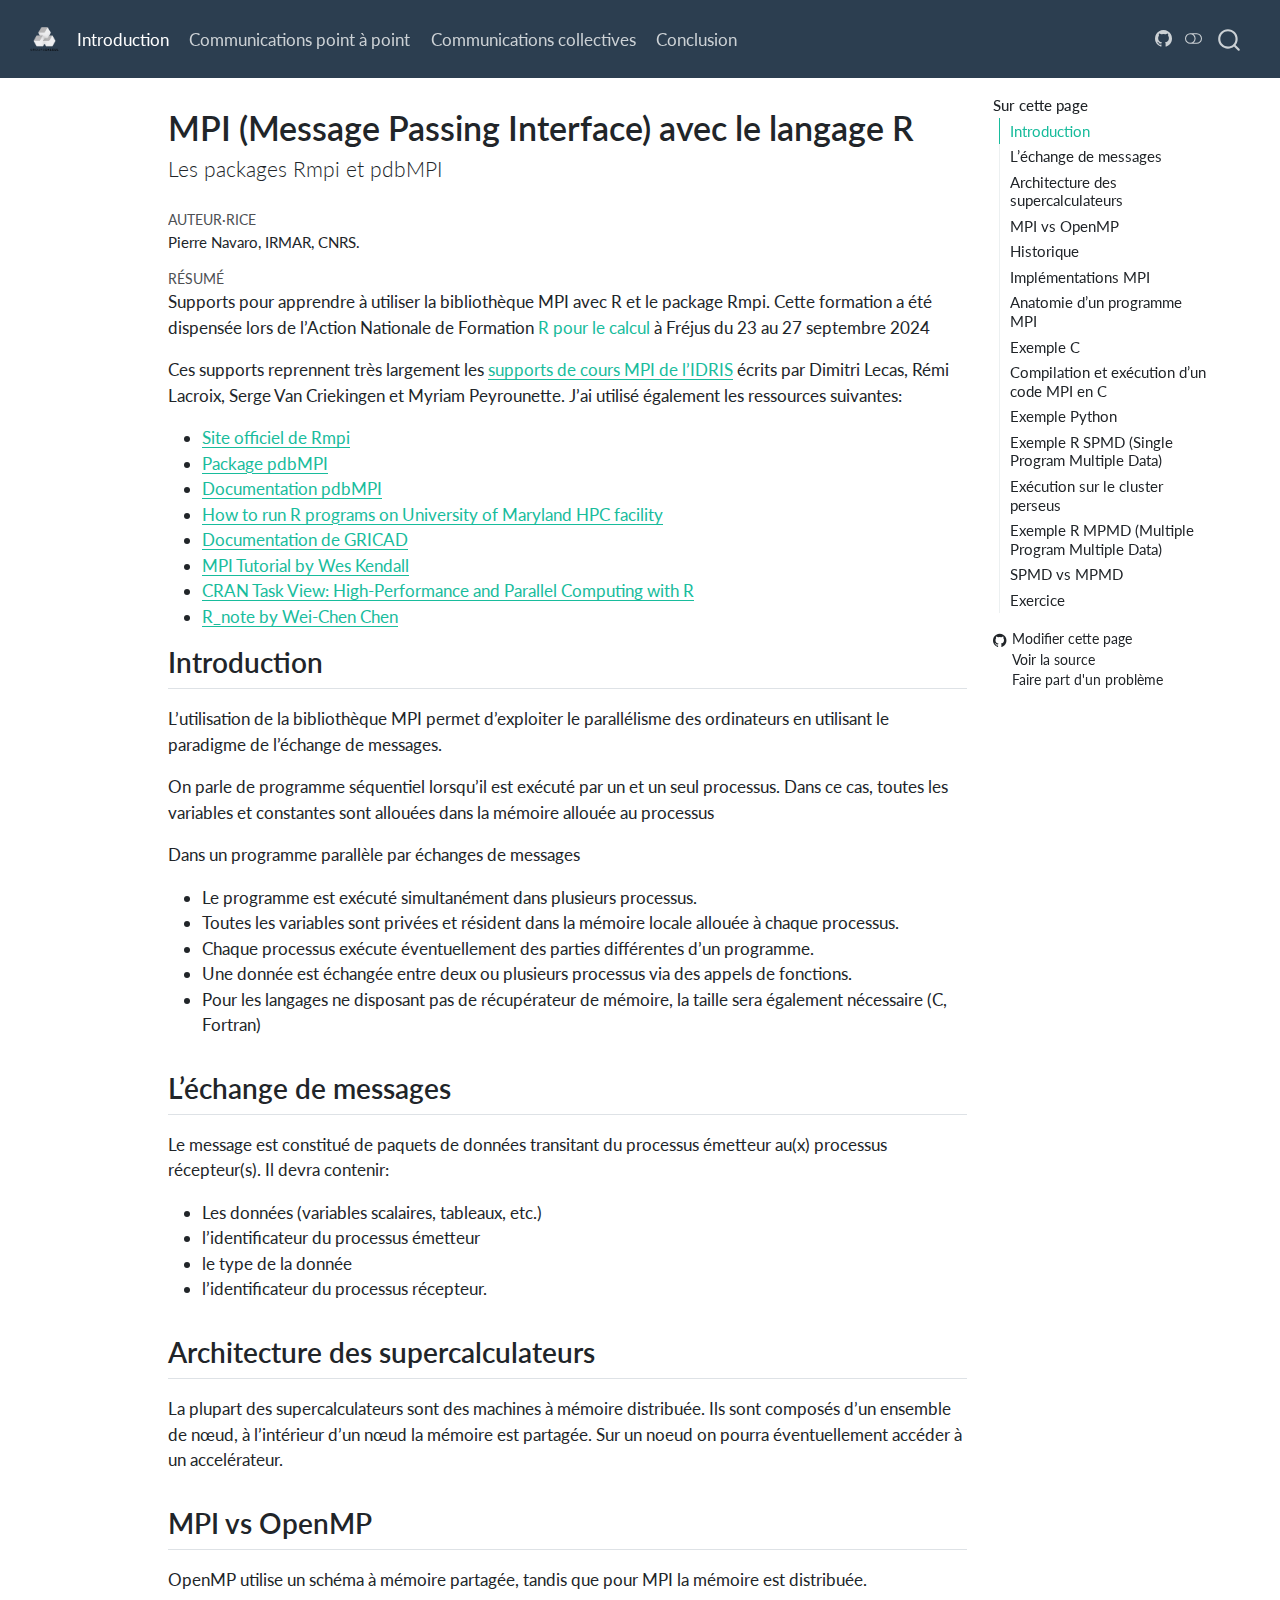
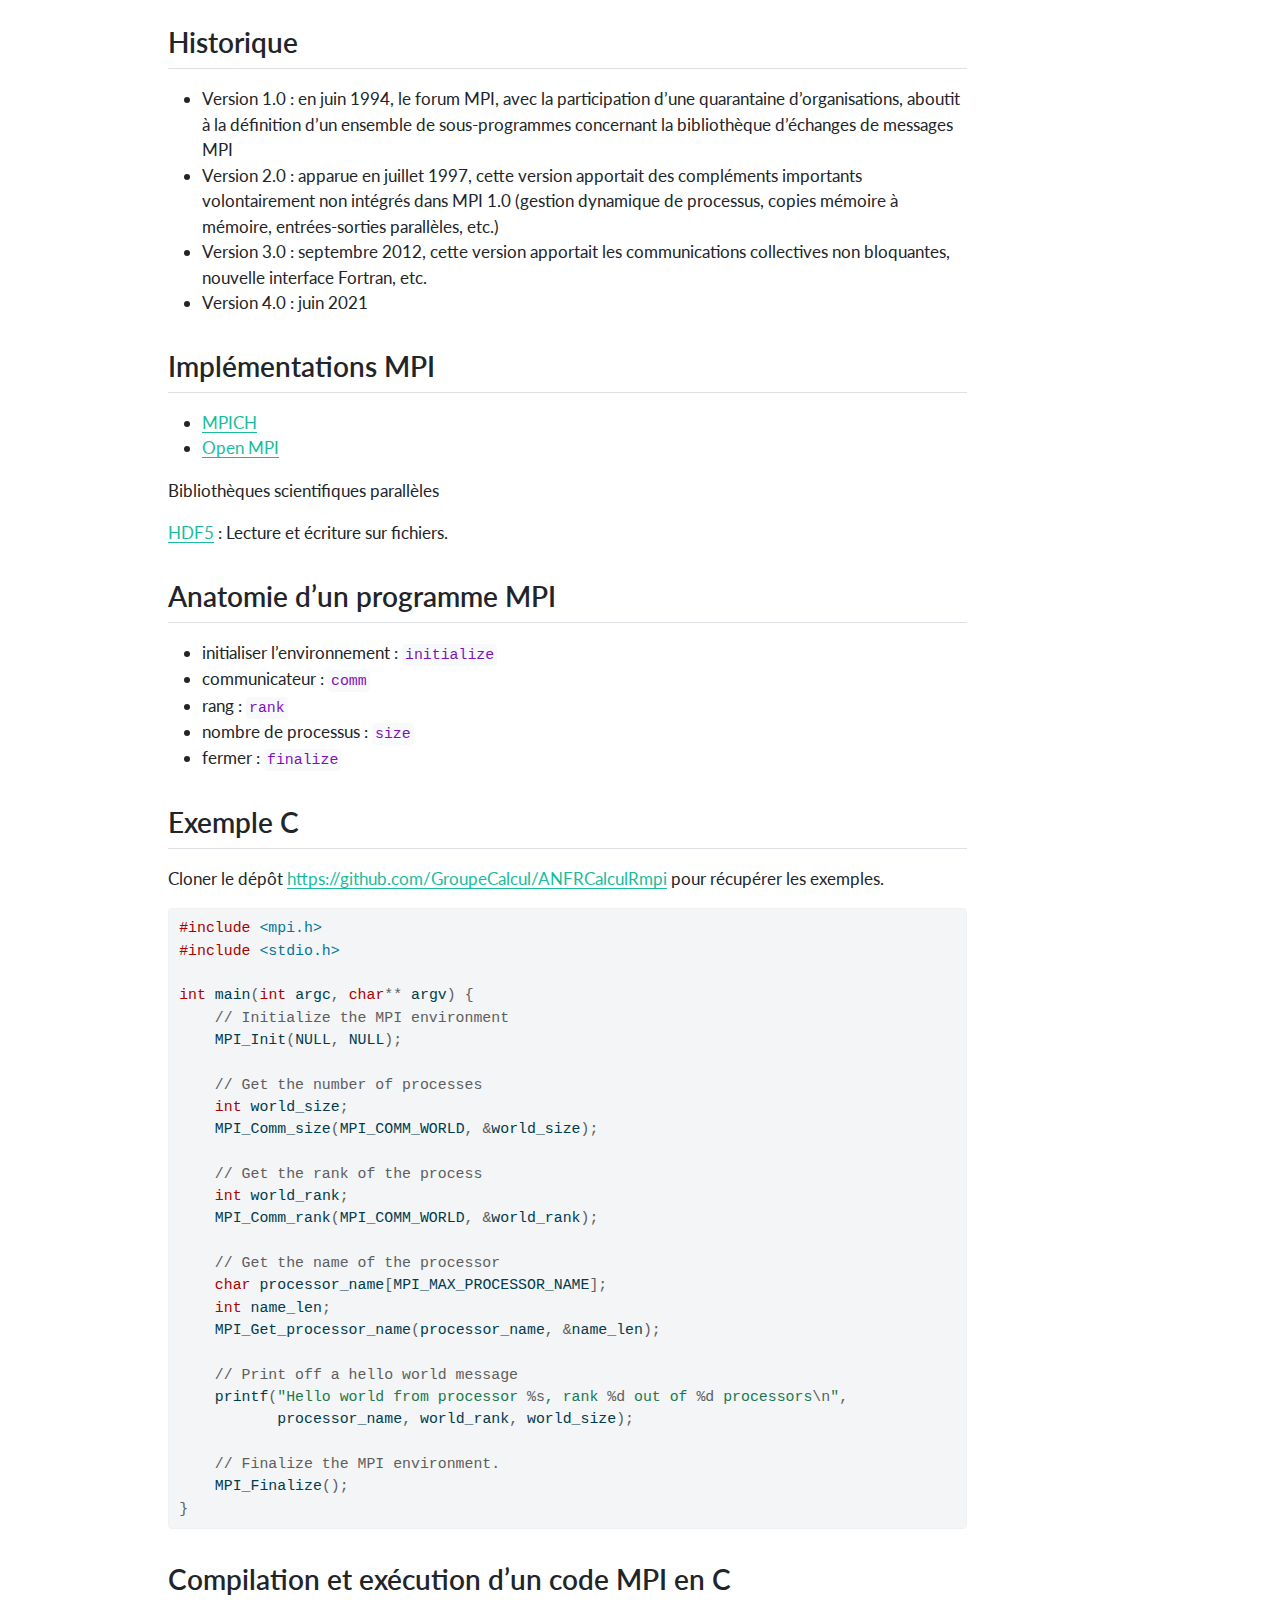
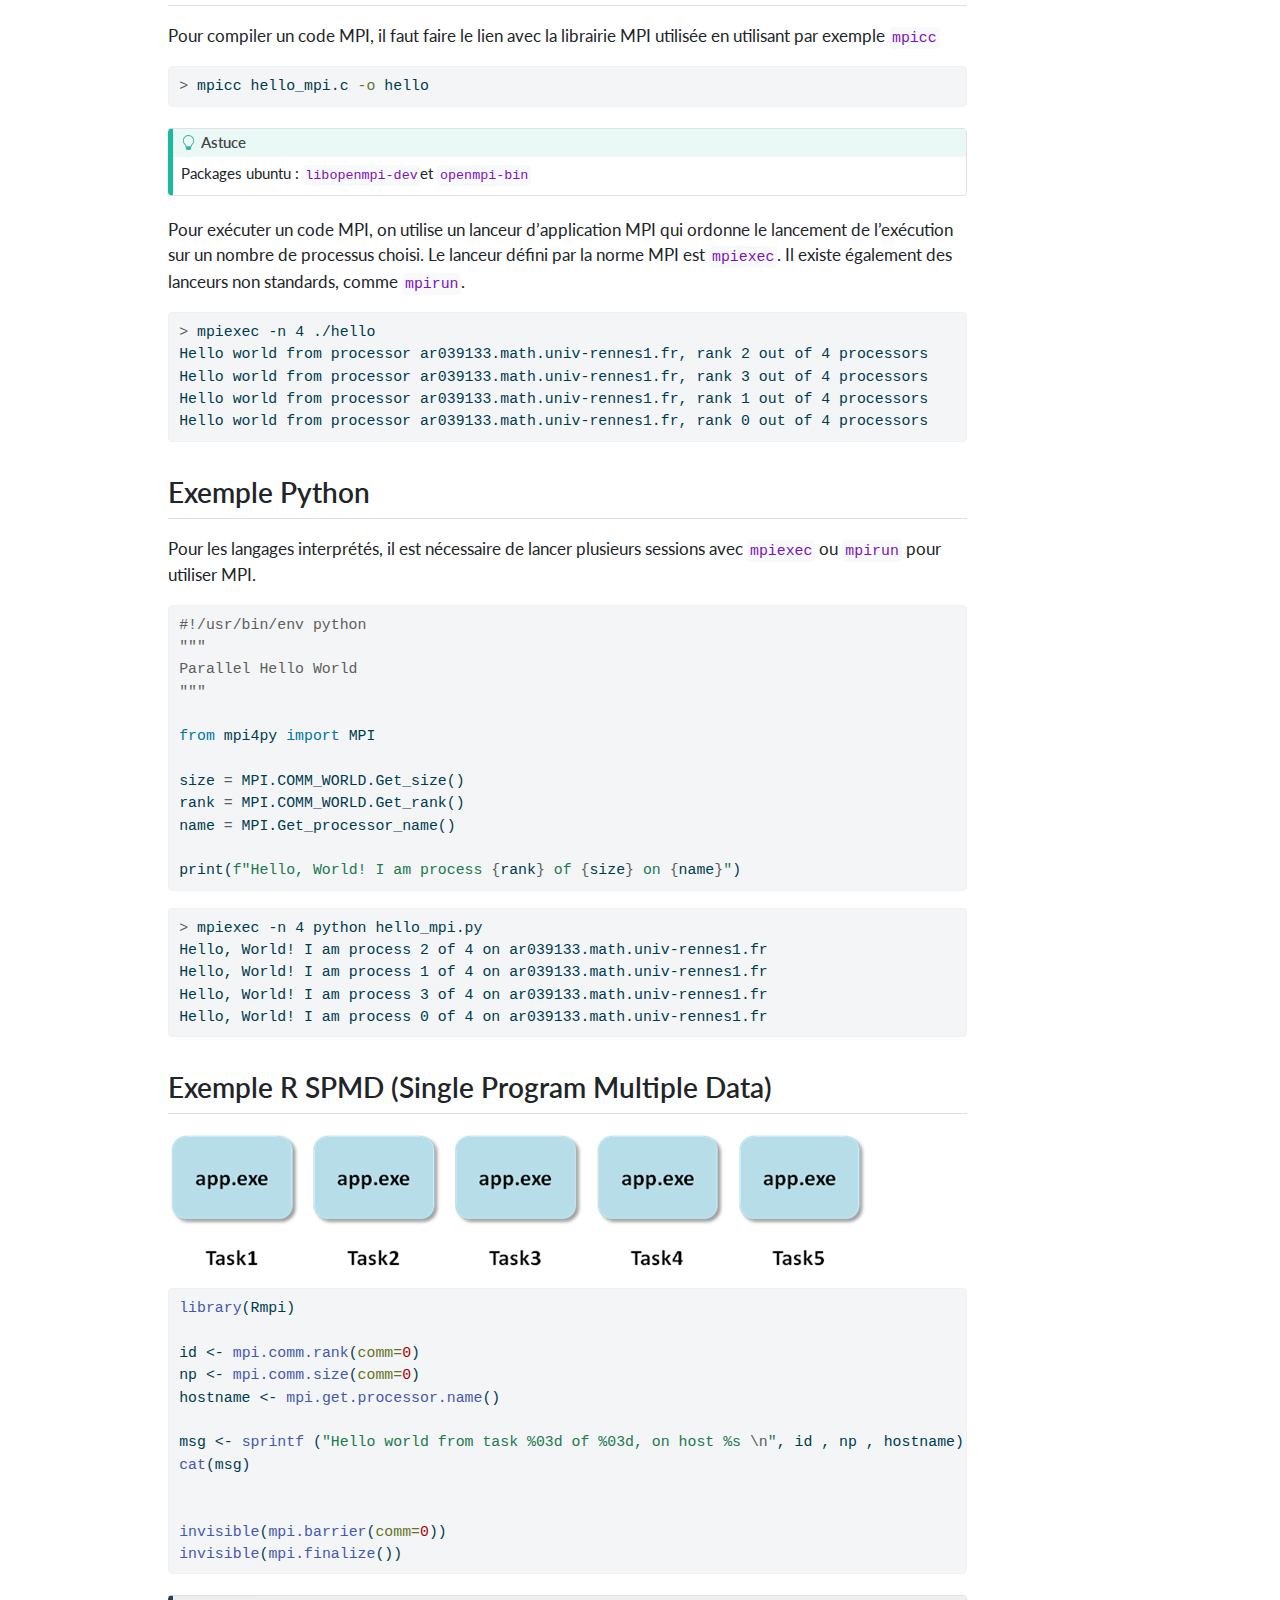
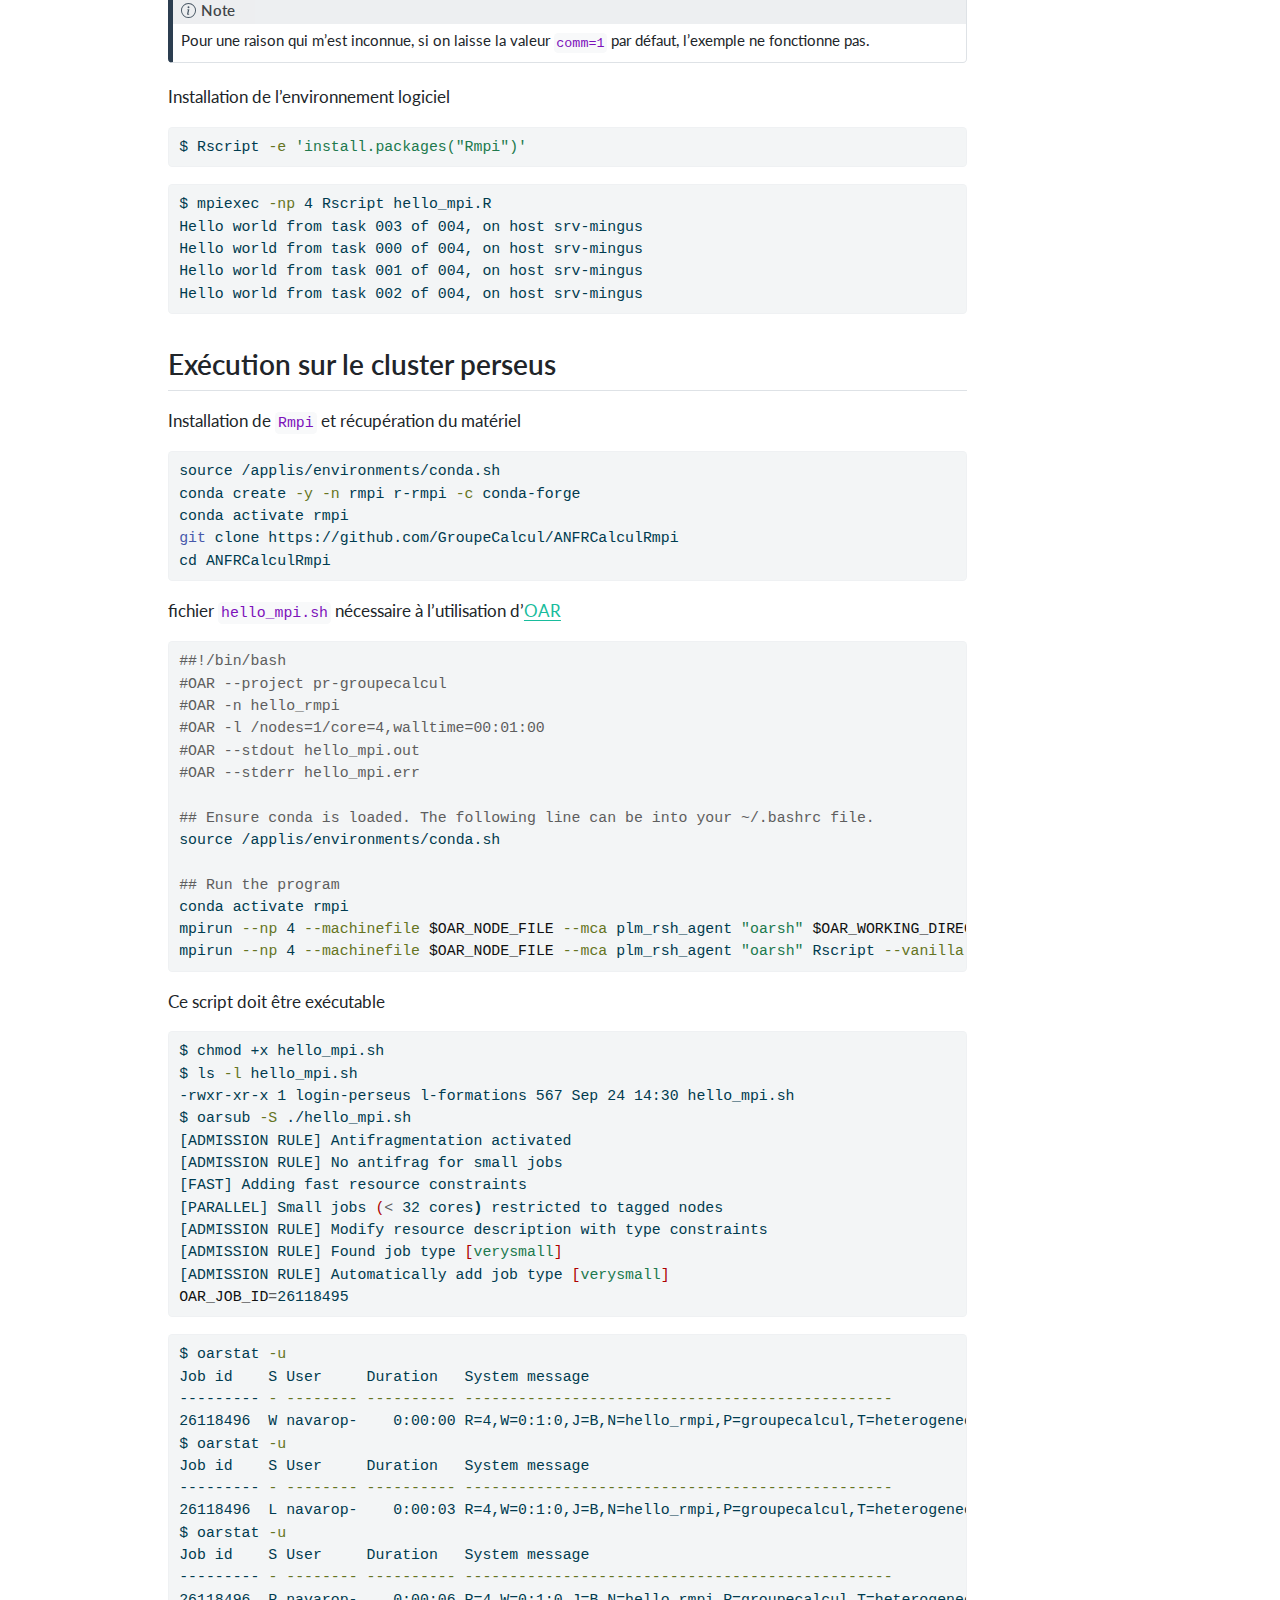
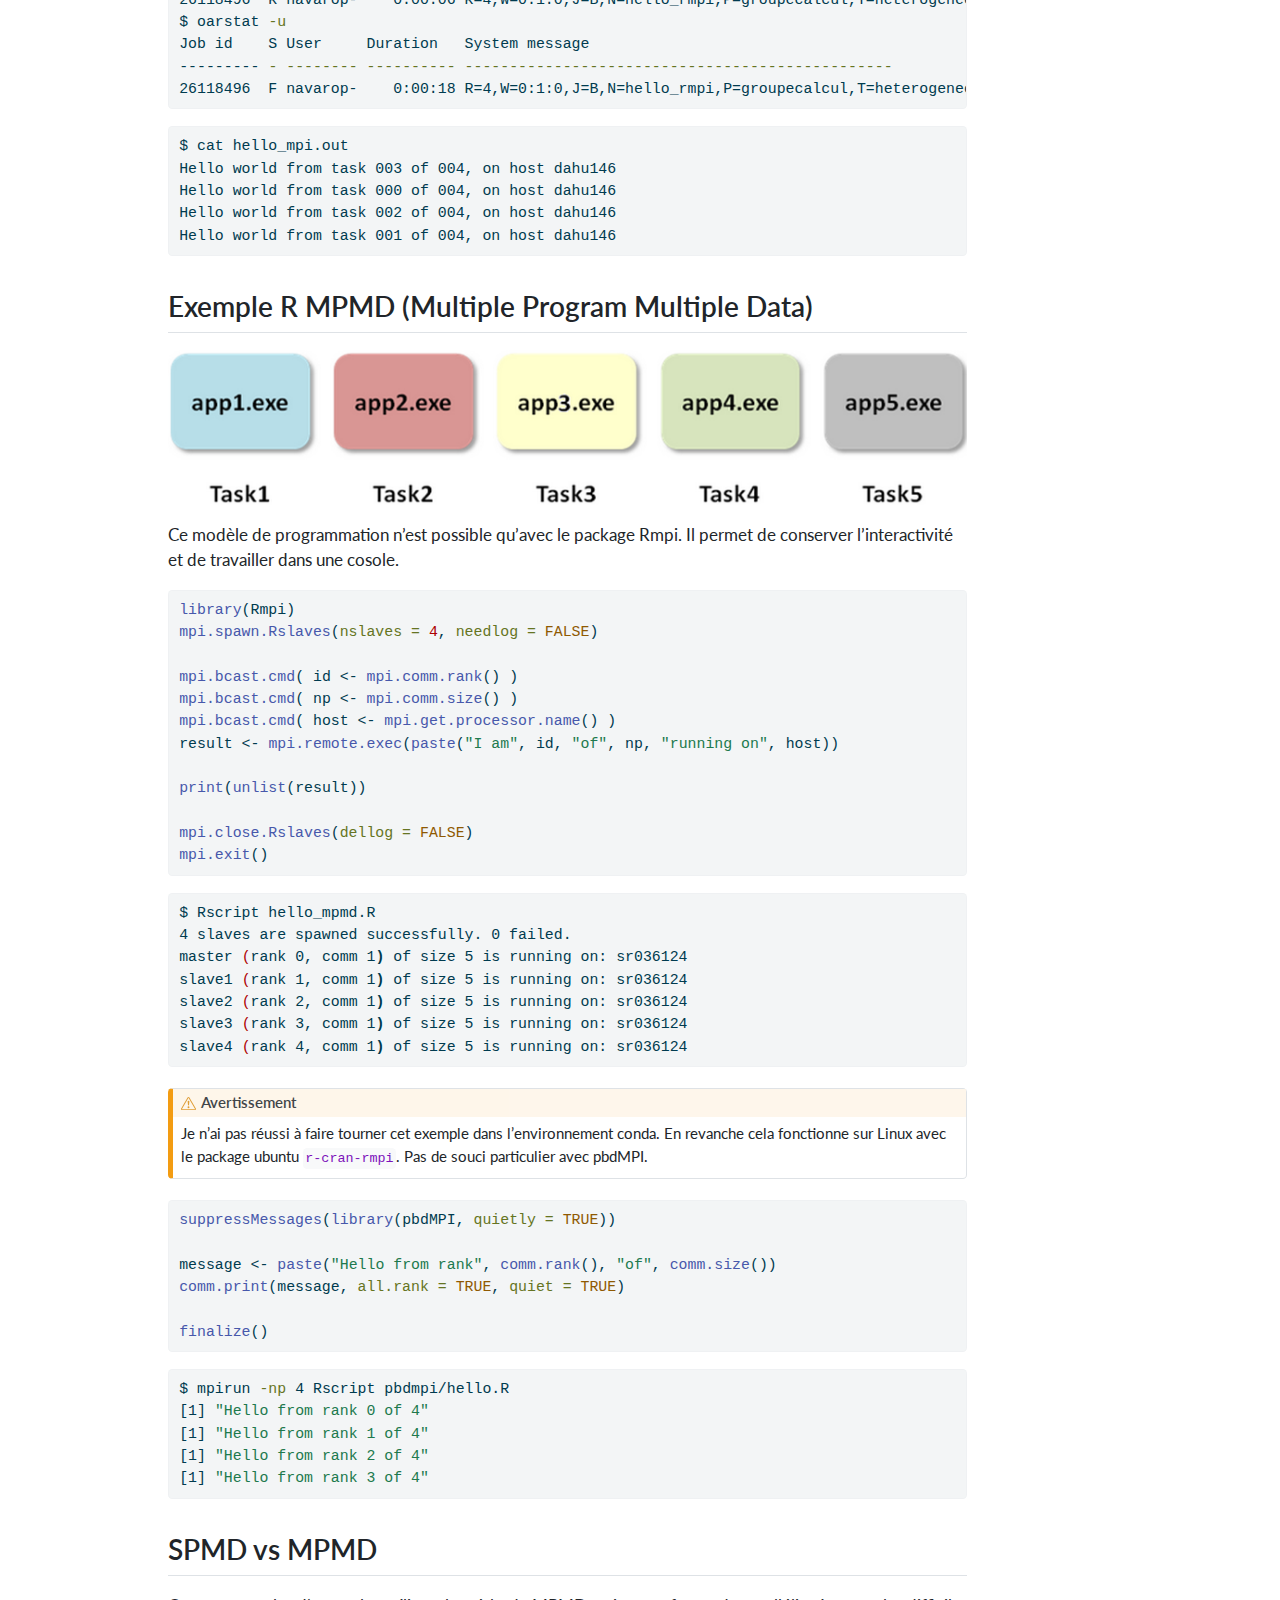
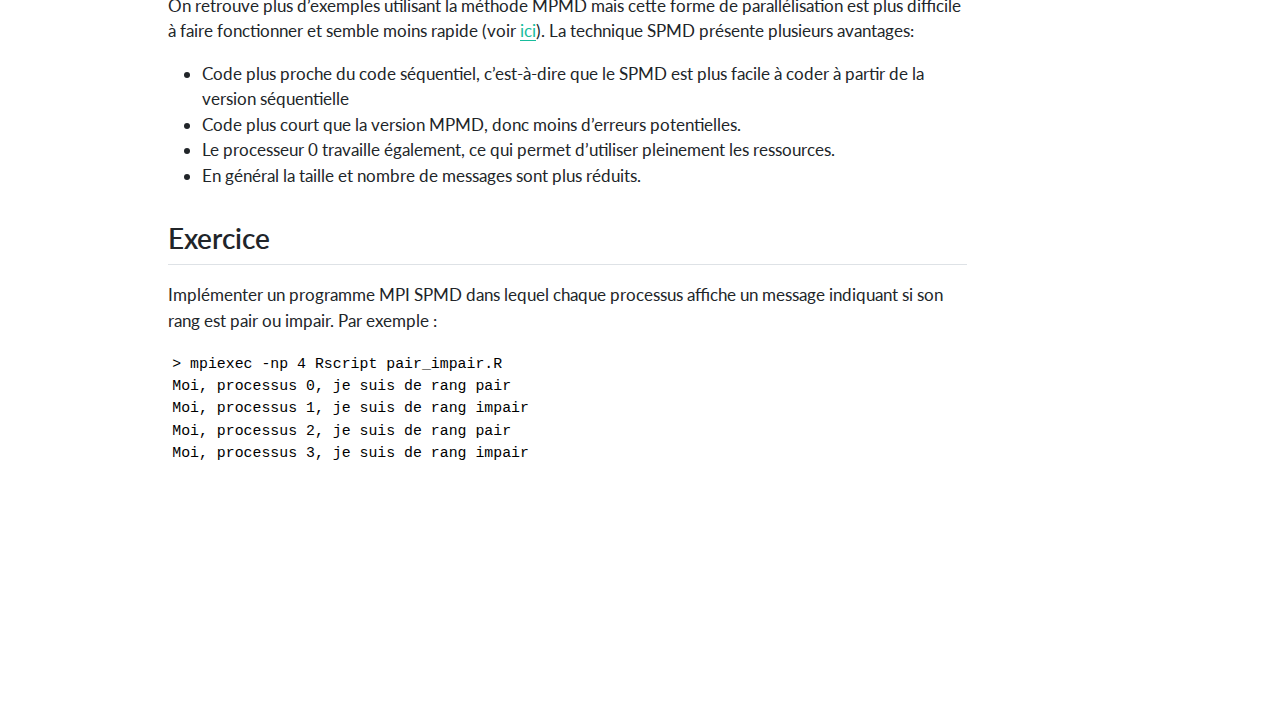
<file: index.html>
<html xmlns="http://www.w3.org/1999/xhtml">    
  <head>      
    <title>Redirect to src/index.html</title>      
    <meta http-equiv="refresh" content="0;URL='src/index.html'" />    
  </head>    
  <body> 
  </body>  
</html>
</file>
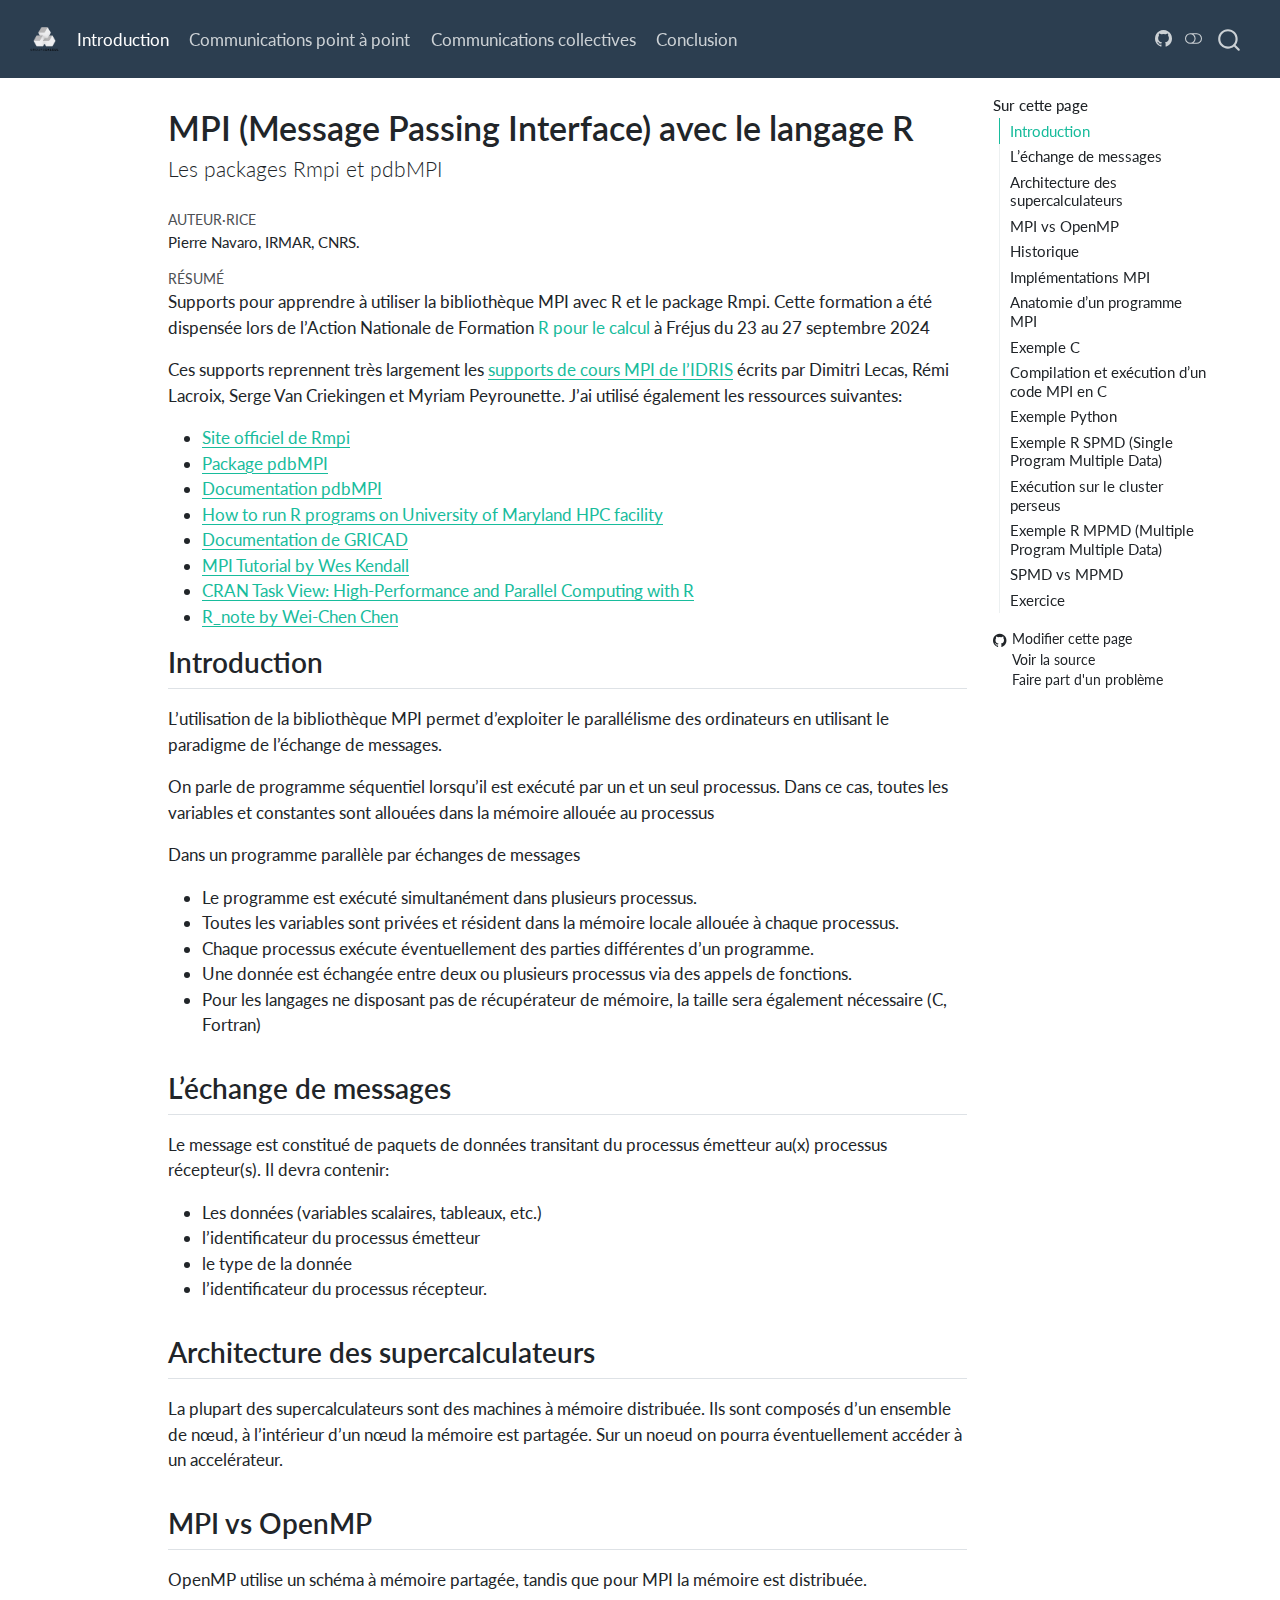
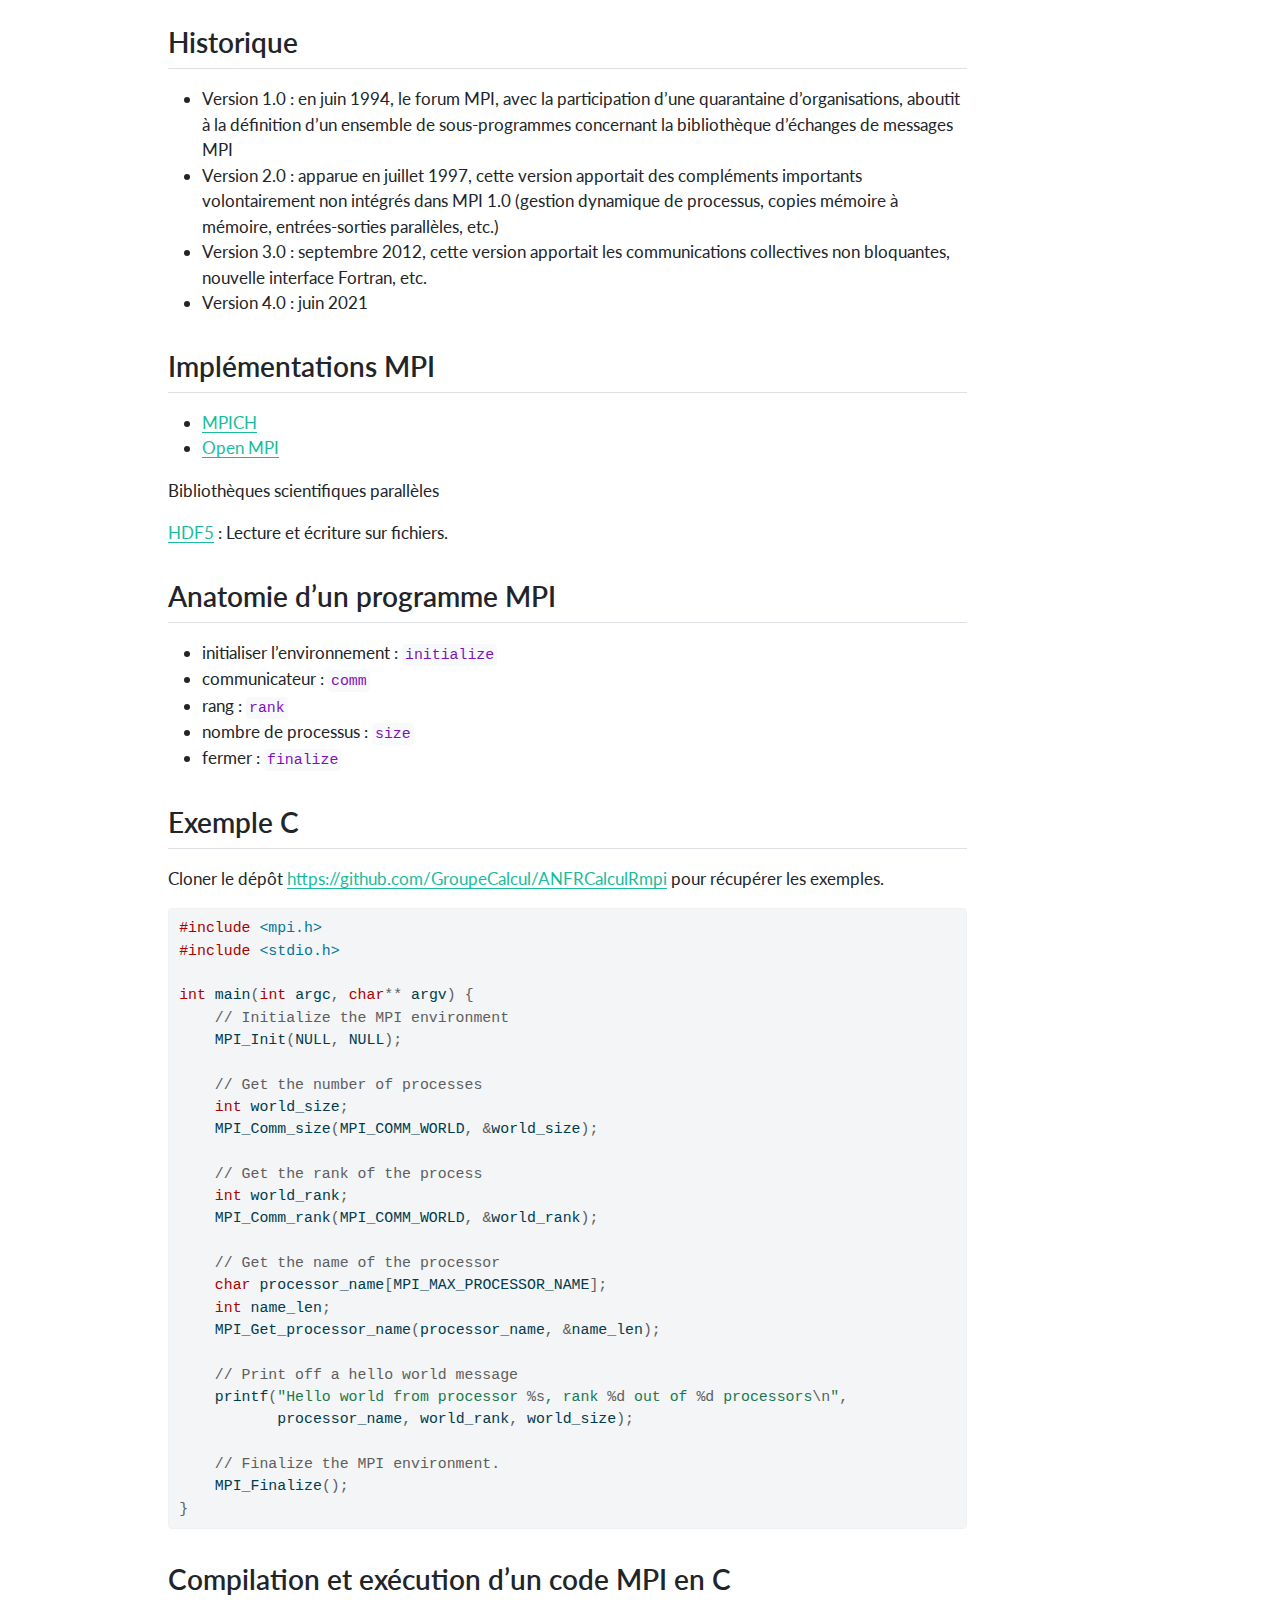
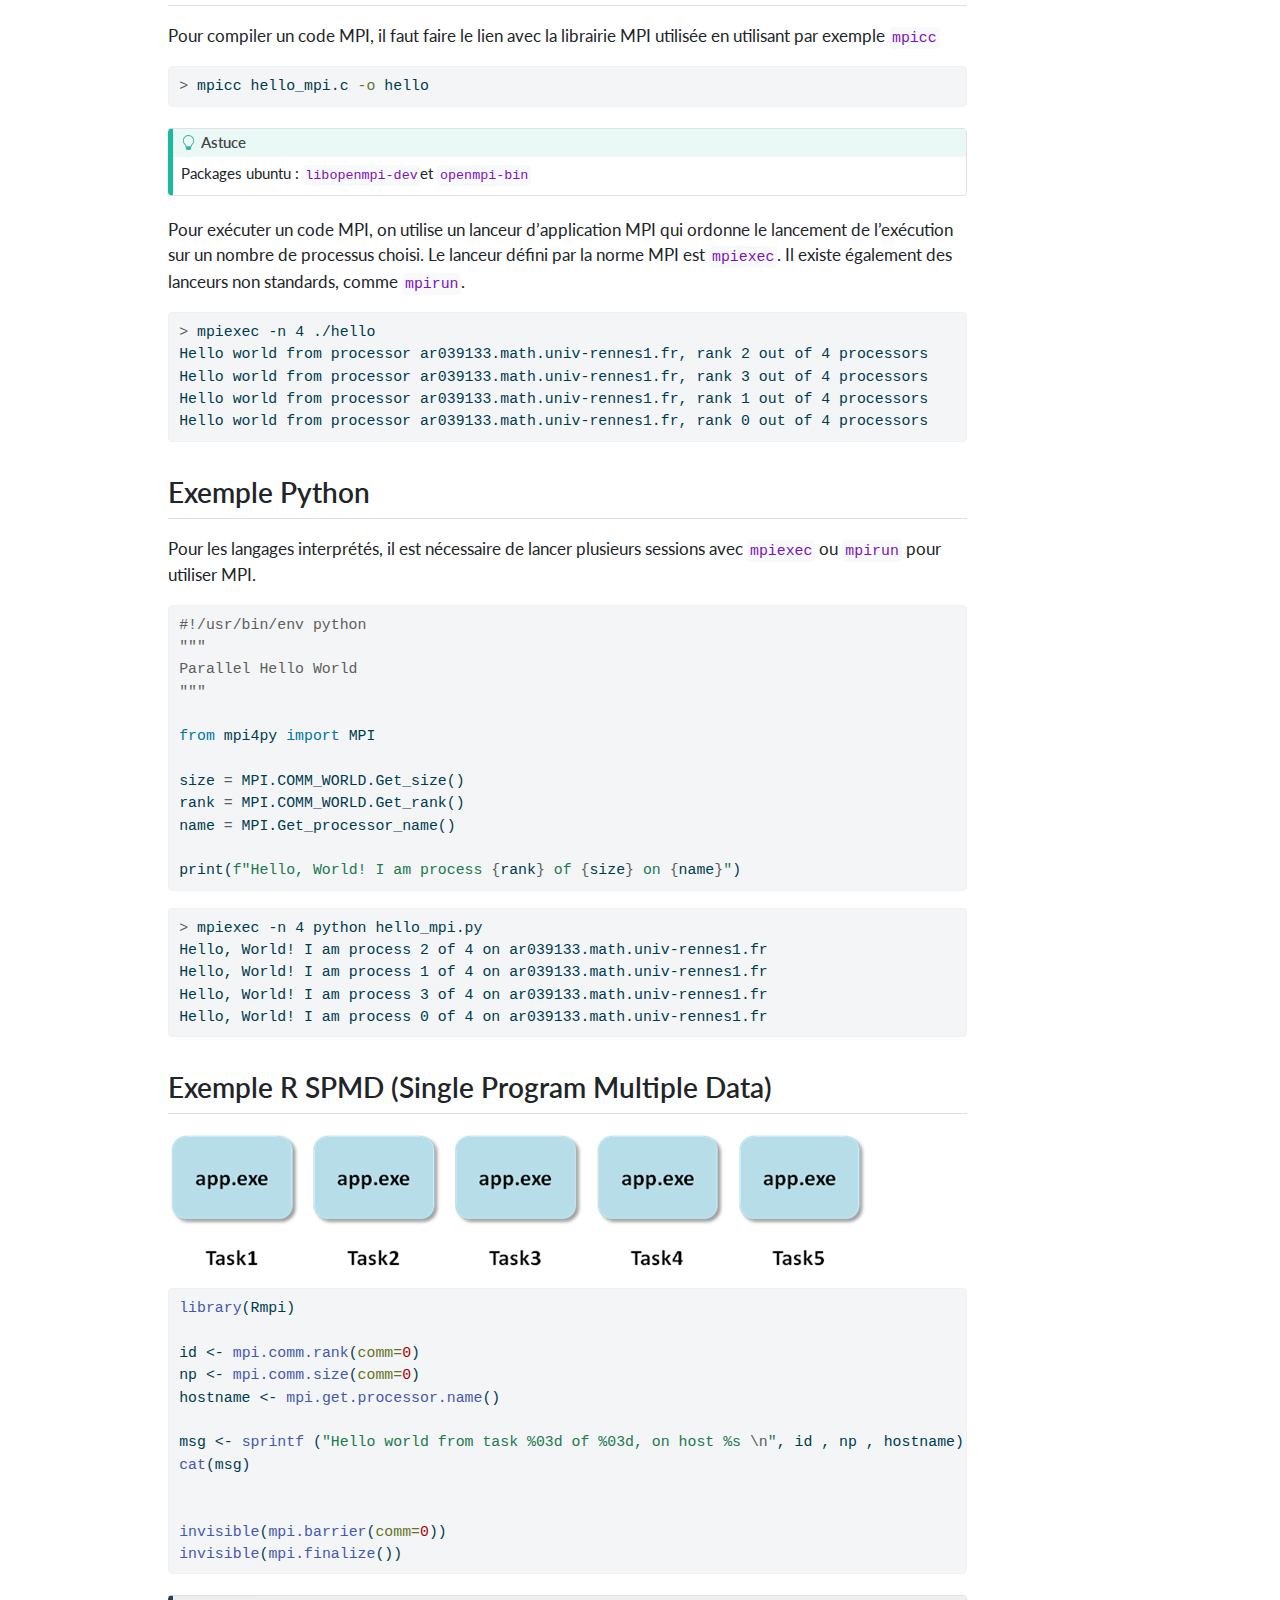
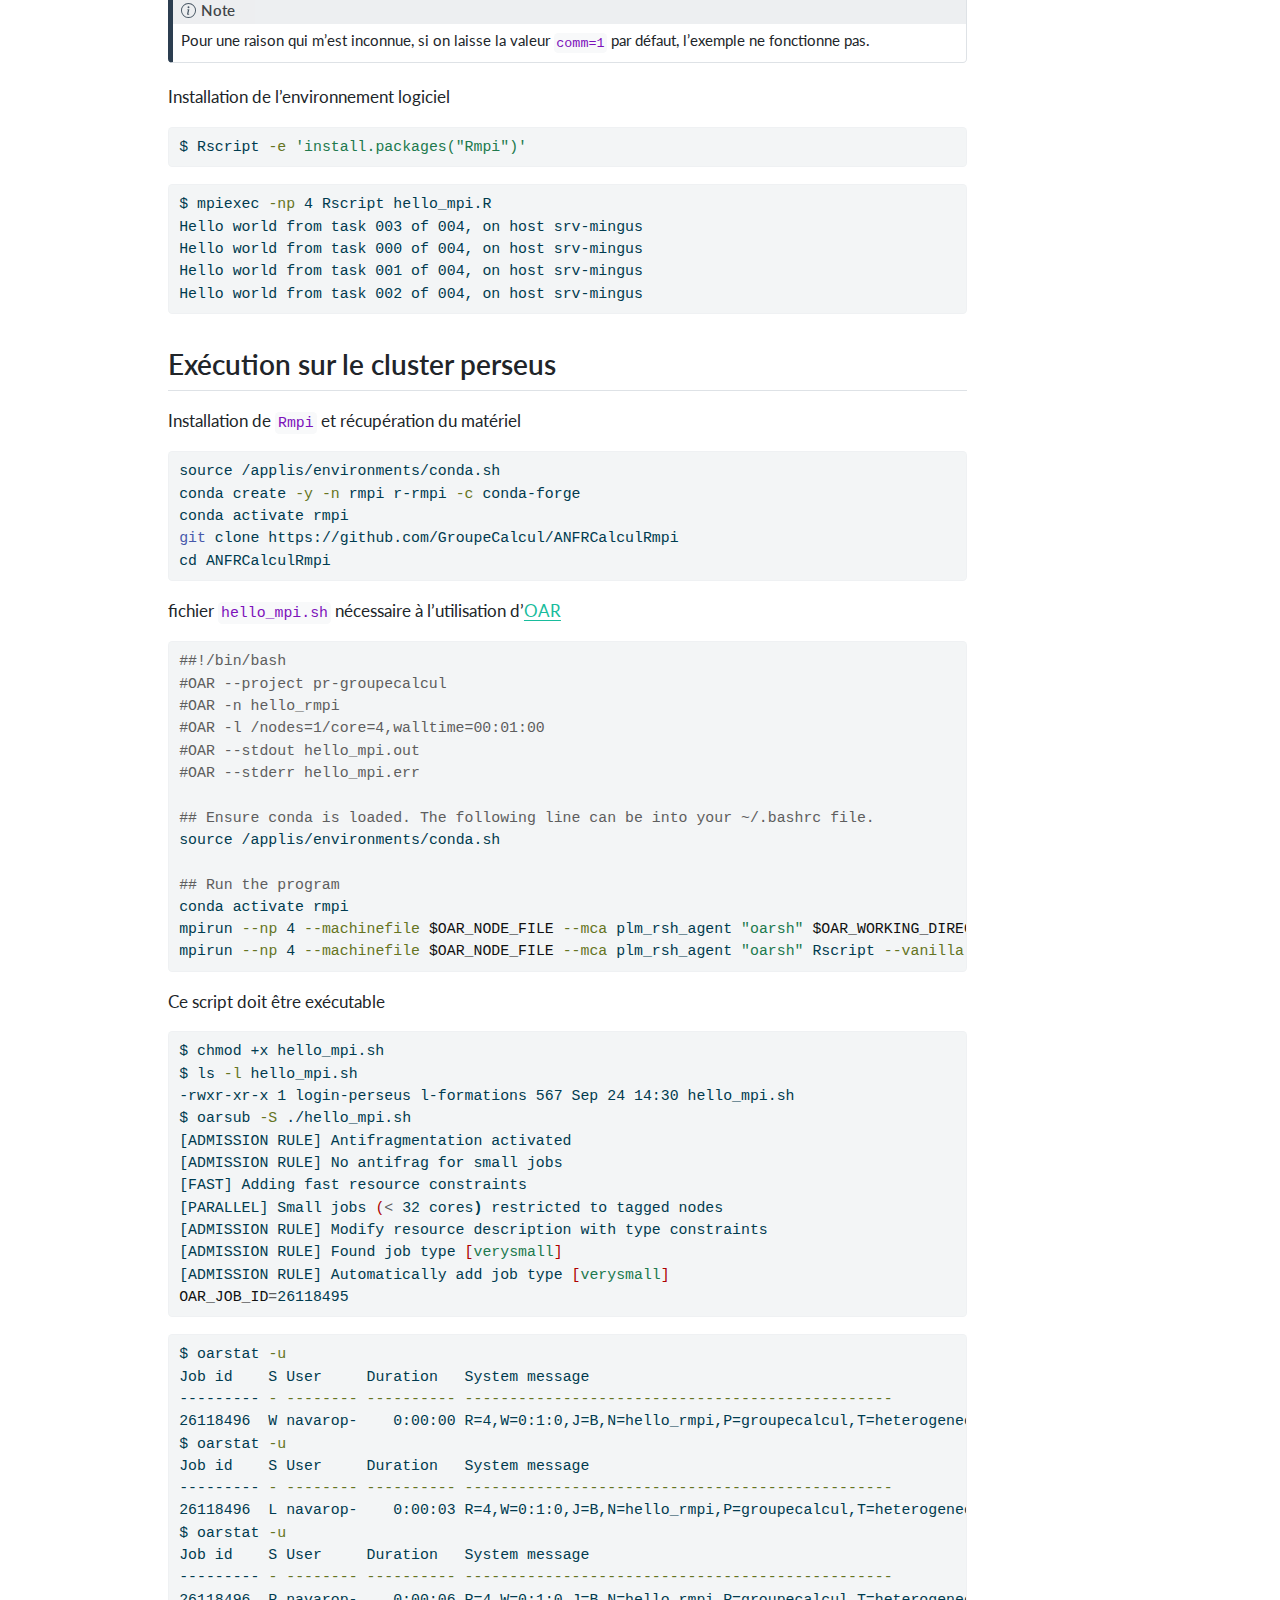
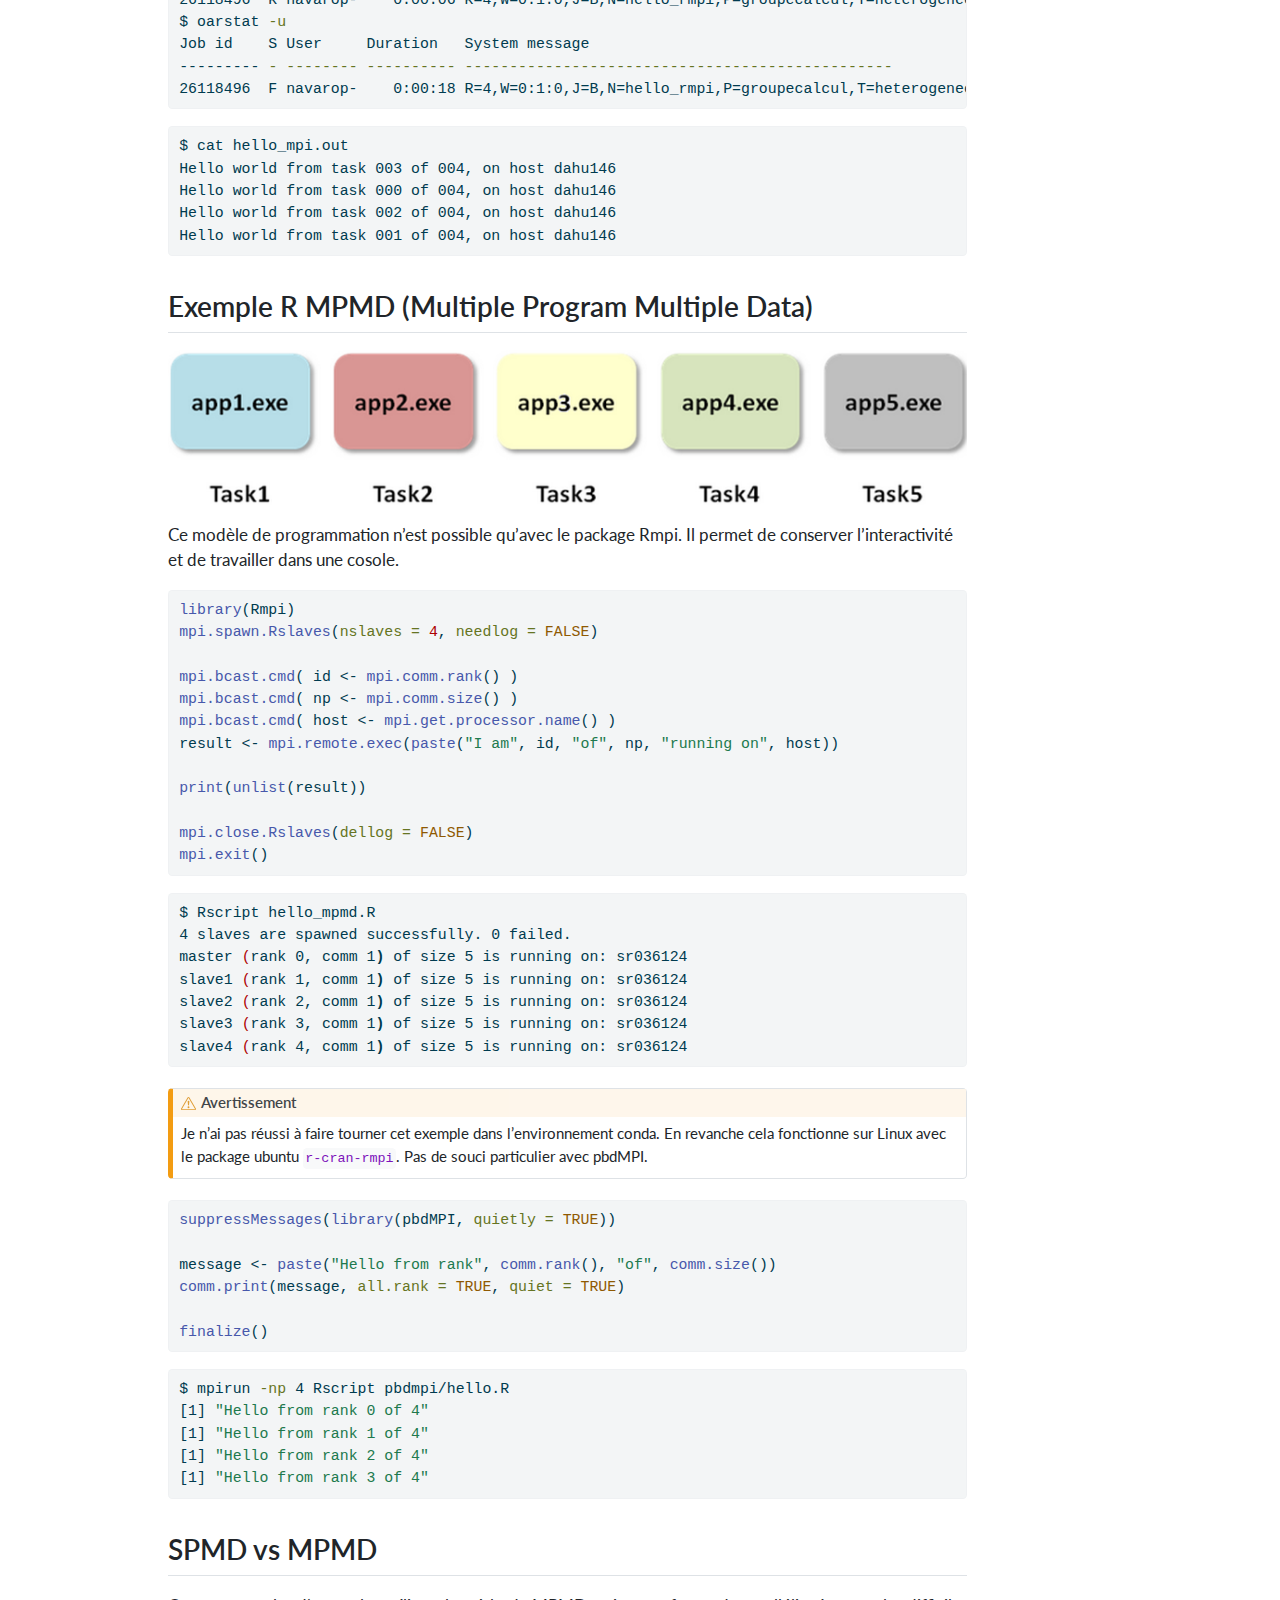
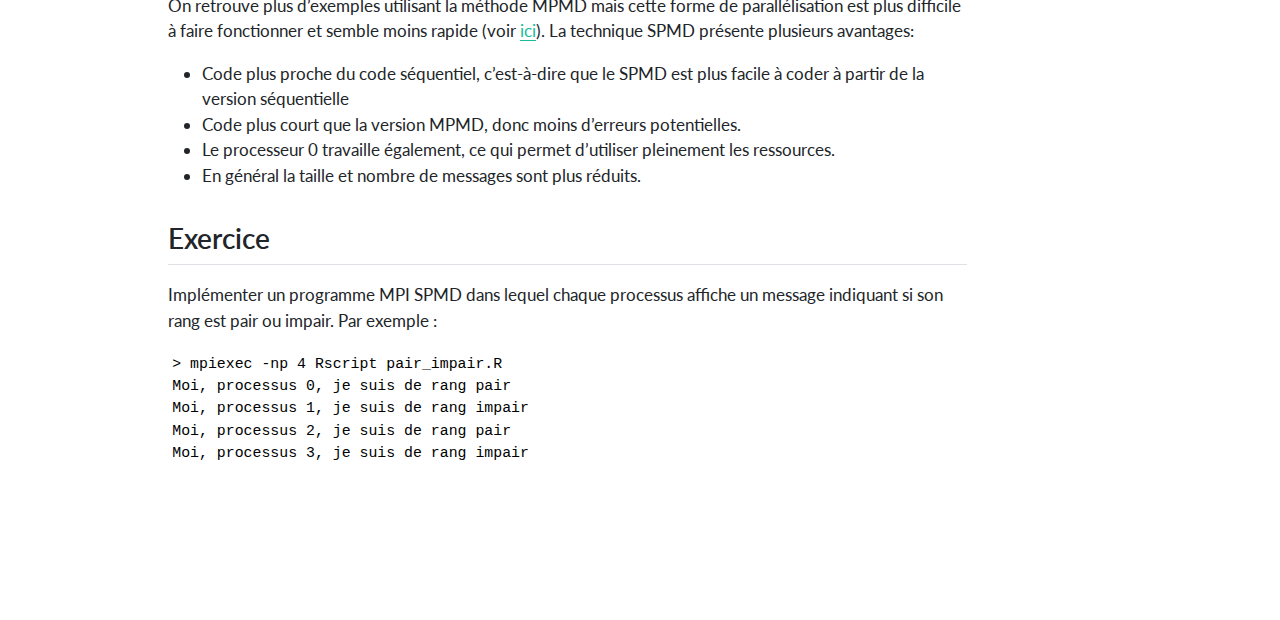
<file: src/index.html>
<!DOCTYPE html>
<html xmlns="http://www.w3.org/1999/xhtml" lang="fr" xml:lang="fr"><head>

<meta charset="utf-8">
<meta name="generator" content="quarto-1.5.57">

<meta name="viewport" content="width=device-width, initial-scale=1.0, user-scalable=yes">

<meta name="author" content="Pierre Navaro, IRMAR, CNRS.">

<title>MPI (Message Passing Interface) avec le langage R</title>
<style>
code{white-space: pre-wrap;}
span.smallcaps{font-variant: small-caps;}
div.columns{display: flex; gap: min(4vw, 1.5em);}
div.column{flex: auto; overflow-x: auto;}
div.hanging-indent{margin-left: 1.5em; text-indent: -1.5em;}
ul.task-list{list-style: none;}
ul.task-list li input[type="checkbox"] {
  width: 0.8em;
  margin: 0 0.8em 0.2em -1em; /* quarto-specific, see https://github.com/quarto-dev/quarto-cli/issues/4556 */ 
  vertical-align: middle;
}
/* CSS for syntax highlighting */
pre > code.sourceCode { white-space: pre; position: relative; }
pre > code.sourceCode > span { line-height: 1.25; }
pre > code.sourceCode > span:empty { height: 1.2em; }
.sourceCode { overflow: visible; }
code.sourceCode > span { color: inherit; text-decoration: inherit; }
div.sourceCode { margin: 1em 0; }
pre.sourceCode { margin: 0; }
@media screen {
div.sourceCode { overflow: auto; }
}
@media print {
pre > code.sourceCode { white-space: pre-wrap; }
pre > code.sourceCode > span { display: inline-block; text-indent: -5em; padding-left: 5em; }
}
pre.numberSource code
  { counter-reset: source-line 0; }
pre.numberSource code > span
  { position: relative; left: -4em; counter-increment: source-line; }
pre.numberSource code > span > a:first-child::before
  { content: counter(source-line);
    position: relative; left: -1em; text-align: right; vertical-align: baseline;
    border: none; display: inline-block;
    -webkit-touch-callout: none; -webkit-user-select: none;
    -khtml-user-select: none; -moz-user-select: none;
    -ms-user-select: none; user-select: none;
    padding: 0 4px; width: 4em;
  }
pre.numberSource { margin-left: 3em;  padding-left: 4px; }
div.sourceCode
  {   }
@media screen {
pre > code.sourceCode > span > a:first-child::before { text-decoration: underline; }
}
</style>


<script src="../site_libs/quarto-nav/quarto-nav.js"></script>
<script src="../site_libs/quarto-nav/headroom.min.js"></script>
<script src="../site_libs/clipboard/clipboard.min.js"></script>
<script src="../site_libs/quarto-search/autocomplete.umd.js"></script>
<script src="../site_libs/quarto-search/fuse.min.js"></script>
<script src="../site_libs/quarto-search/quarto-search.js"></script>
<meta name="quarto:offset" content="../">
<script src="../site_libs/quarto-html/quarto.js"></script>
<script src="../site_libs/quarto-html/popper.min.js"></script>
<script src="../site_libs/quarto-html/tippy.umd.min.js"></script>
<script src="../site_libs/quarto-html/anchor.min.js"></script>
<link href="../site_libs/quarto-html/tippy.css" rel="stylesheet">
<link href="../site_libs/quarto-html/quarto-syntax-highlighting.css" rel="stylesheet" class="quarto-color-scheme" id="quarto-text-highlighting-styles">
<link href="../site_libs/quarto-html/quarto-syntax-highlighting-dark.css" rel="prefetch" class="quarto-color-scheme quarto-color-alternate" id="quarto-text-highlighting-styles">
<script src="../site_libs/bootstrap/bootstrap.min.js"></script>
<link href="../site_libs/bootstrap/bootstrap-icons.css" rel="stylesheet">
<link href="../site_libs/bootstrap/bootstrap.min.css" rel="stylesheet" class="quarto-color-scheme" id="quarto-bootstrap" data-mode="light">
<link href="../site_libs/bootstrap/bootstrap-dark.min.css" rel="prefetch" class="quarto-color-scheme quarto-color-alternate" id="quarto-bootstrap" data-mode="dark">
<script id="quarto-search-options" type="application/json">{
  "location": "navbar",
  "copy-button": false,
  "collapse-after": 3,
  "panel-placement": "end",
  "type": "overlay",
  "limit": 50,
  "keyboard-shortcut": [
    "f",
    "/",
    "s"
  ],
  "show-item-context": false,
  "language": {
    "search-no-results-text": "Pas de résultats",
    "search-matching-documents-text": "documents trouvés",
    "search-copy-link-title": "Copier le lien vers la recherche",
    "search-hide-matches-text": "Cacher les correspondances additionnelles",
    "search-more-match-text": "correspondance de plus dans ce document",
    "search-more-matches-text": "correspondances de plus dans ce document",
    "search-clear-button-title": "Effacer",
    "search-text-placeholder": "",
    "search-detached-cancel-button-title": "Annuler",
    "search-submit-button-title": "Envoyer",
    "search-label": "Recherche"
  }
}</script>


</head>

<body class="nav-fixed">

<div id="quarto-search-results"></div>
  <header id="quarto-header" class="headroom fixed-top">
    <nav class="navbar navbar-expand-lg " data-bs-theme="dark">
      <div class="navbar-container container-fluid">
      <div class="navbar-brand-container mx-auto">
    <a href="../index.html" class="navbar-brand navbar-brand-logo">
    <img src="../src/images/logo.png" alt="" class="navbar-logo">
    </a>
  </div>
            <div id="quarto-search" class="" title="Recherche"></div>
          <button class="navbar-toggler" type="button" data-bs-toggle="collapse" data-bs-target="#navbarCollapse" aria-controls="navbarCollapse" role="menu" aria-expanded="false" aria-label="Basculer la navigation" onclick="if (window.quartoToggleHeadroom) { window.quartoToggleHeadroom(); }">
  <span class="navbar-toggler-icon"></span>
</button>
          <div class="collapse navbar-collapse" id="navbarCollapse">
            <ul class="navbar-nav navbar-nav-scroll me-auto">
  <li class="nav-item">
    <a class="nav-link active" href="../src/index.html" aria-current="page"> 
<span class="menu-text">Introduction</span></a>
  </li>  
  <li class="nav-item">
    <a class="nav-link" href="../src/com_point_a_point.html"> 
<span class="menu-text">Communications point à point</span></a>
  </li>  
  <li class="nav-item">
    <a class="nav-link" href="../src/com_collectives.html"> 
<span class="menu-text">Communications collectives</span></a>
  </li>  
  <li class="nav-item">
    <a class="nav-link" href="../src/exercice.html"> 
<span class="menu-text">Conclusion</span></a>
  </li>  
</ul>
          </div> <!-- /navcollapse -->
            <div class="quarto-navbar-tools">
    <a href="https://github.com/GroupeCalcul/ANFRCalculRmpi" title="" class="quarto-navigation-tool px-1" aria-label=""><i class="bi bi-github"></i></a>
  <a href="" class="quarto-color-scheme-toggle quarto-navigation-tool  px-1" onclick="window.quartoToggleColorScheme(); return false;" title="Basculer le mode sombre"><i class="bi"></i></a>
</div>
      </div> <!-- /container-fluid -->
    </nav>
</header>
<!-- content -->
<div id="quarto-content" class="quarto-container page-columns page-rows-contents page-layout-article page-navbar">
<!-- sidebar -->
<!-- margin-sidebar -->
    <div id="quarto-margin-sidebar" class="sidebar margin-sidebar">
        <nav id="TOC" role="doc-toc" class="toc-active">
    <h2 id="toc-title">Sur cette page</h2>
   
  <ul>
  <li><a href="#introduction" id="toc-introduction" class="nav-link active" data-scroll-target="#introduction">Introduction</a></li>
  <li><a href="#léchange-de-messages" id="toc-léchange-de-messages" class="nav-link" data-scroll-target="#léchange-de-messages">L’échange de messages</a></li>
  <li><a href="#architecture-des-supercalculateurs" id="toc-architecture-des-supercalculateurs" class="nav-link" data-scroll-target="#architecture-des-supercalculateurs">Architecture des supercalculateurs</a></li>
  <li><a href="#mpi-vs-openmp" id="toc-mpi-vs-openmp" class="nav-link" data-scroll-target="#mpi-vs-openmp">MPI vs OpenMP</a></li>
  <li><a href="#historique" id="toc-historique" class="nav-link" data-scroll-target="#historique">Historique</a></li>
  <li><a href="#implémentations-mpi" id="toc-implémentations-mpi" class="nav-link" data-scroll-target="#implémentations-mpi">Implémentations MPI</a></li>
  <li><a href="#anatomie-dun-programme-mpi" id="toc-anatomie-dun-programme-mpi" class="nav-link" data-scroll-target="#anatomie-dun-programme-mpi">Anatomie d’un programme MPI</a></li>
  <li><a href="#exemple-c" id="toc-exemple-c" class="nav-link" data-scroll-target="#exemple-c">Exemple C</a></li>
  <li><a href="#compilation-et-exécution-dun-code-mpi-en-c" id="toc-compilation-et-exécution-dun-code-mpi-en-c" class="nav-link" data-scroll-target="#compilation-et-exécution-dun-code-mpi-en-c">Compilation et exécution d’un code MPI en C</a></li>
  <li><a href="#exemple-python" id="toc-exemple-python" class="nav-link" data-scroll-target="#exemple-python">Exemple Python</a></li>
  <li><a href="#exemple-r-spmd-single-program-multiple-data" id="toc-exemple-r-spmd-single-program-multiple-data" class="nav-link" data-scroll-target="#exemple-r-spmd-single-program-multiple-data">Exemple R SPMD (Single Program Multiple Data)</a></li>
  <li><a href="#exécution-sur-le-cluster-perseus" id="toc-exécution-sur-le-cluster-perseus" class="nav-link" data-scroll-target="#exécution-sur-le-cluster-perseus">Exécution sur le cluster perseus</a></li>
  <li><a href="#exemple-r-mpmd-multiple-program-multiple-data" id="toc-exemple-r-mpmd-multiple-program-multiple-data" class="nav-link" data-scroll-target="#exemple-r-mpmd-multiple-program-multiple-data">Exemple R MPMD (Multiple Program Multiple Data)</a></li>
  <li><a href="#spmd-vs-mpmd" id="toc-spmd-vs-mpmd" class="nav-link" data-scroll-target="#spmd-vs-mpmd">SPMD vs MPMD</a></li>
  <li><a href="#exercice" id="toc-exercice" class="nav-link" data-scroll-target="#exercice">Exercice</a></li>
  </ul>
<div class="toc-actions"><ul><li><a href="https://github.com/GroupeCalcul/ANFRCalculRmpi/edit/main/src/index.qmd" class="toc-action"><i class="bi bi-github"></i>Modifier cette page</a></li><li><a href="https://github.com/GroupeCalcul/ANFRCalculRmpi/blob/main/src/index.qmd" class="toc-action"><i class="bi empty"></i>Voir la source</a></li><li><a href="https://github.com/GroupeCalcul/ANFRCalculRmpi/issues/new" class="toc-action"><i class="bi empty"></i>Faire part d'un problème</a></li></ul></div></nav>
    </div>
<!-- main -->
<main class="content" id="quarto-document-content">

<header id="title-block-header" class="quarto-title-block default">
<div class="quarto-title">
<h1 class="title">MPI (Message Passing Interface) avec le langage R</h1>
<p class="subtitle lead">Les packages Rmpi et pdbMPI</p>
</div>



<div class="quarto-title-meta">

    <div>
    <div class="quarto-title-meta-heading">Auteur·rice</div>
    <div class="quarto-title-meta-contents">
             <p>Pierre Navaro, IRMAR, CNRS. </p>
          </div>
  </div>
    
  
    
  </div>
  
<div>
  <div class="abstract">
    <div class="block-title">Résumé</div>
    Supports pour apprendre à utiliser la bibliothèque MPI avec R et le package Rmpi. Cette formation a été dispensée lors de l’Action Nationale de Formation <a href="https://indico.mathrice.fr/event/536/">R pour le calcul</a> à Fréjus du 23 au 27 septembre 2024
  </div>
</div>


</header>


<p>Ces supports reprennent très largement les <a href="http://www.idris.fr/formations/mpi/">supports de cours MPI de l’IDRIS</a> écrits par Dimitri Lecas, Rémi Lacroix, Serge Van Criekingen et Myriam Peyrounette. J’ai utilisé également les ressources suivantes:</p>
<ul>
<li><a href="https://fisher.stats.uwo.ca/faculty/yu/Rmpi/">Site officiel de Rmpi</a></li>
<li><a href="https://github.com/RBigData/pbdMPI">Package pdbMPI</a></li>
<li><a href="https://pbdr.org/documentation/pbdMPI/">Documentation pdbMPI</a></li>
<li><a href="https://hpcf.umbc.edu/other-packages/how-to-run-r-programs-on-maya/">How to run R programs on University of Maryland HPC facility</a></li>
<li><a href="https://gricad-doc.univ-grenoble-alpes.fr/hpc/softenv/nix/#r-packages">Documentation de GRICAD</a></li>
<li><a href="https://mpitutorial.com">MPI Tutorial by Wes Kendall</a></li>
<li><a href="https://cran.r-project.org/web/views/HighPerformanceComputing.html">CRAN Task View: High-Performance and Parallel Computing with R</a></li>
<li><a href="https://snoweye.github.io/R_note/inc_menu/Rmpi.html">R_note by Wei-Chen Chen</a></li>
</ul>
<section id="introduction" class="level2">
<h2 class="anchored" data-anchor-id="introduction">Introduction</h2>
<p>L’utilisation de la bibliothèque MPI permet d’exploiter le parallélisme des ordinateurs en utilisant le paradigme de l’échange de messages.</p>
<p>On parle de programme séquentiel lorsqu’il est exécuté par un et un seul processus. Dans ce cas, toutes les variables et constantes sont allouées dans la mémoire allouée au processus</p>
<p>Dans un programme parallèle par échanges de messages</p>
<ul>
<li>Le programme est exécuté simultanément dans plusieurs processus.</li>
<li>Toutes les variables sont privées et résident dans la mémoire locale allouée à chaque processus.</li>
<li>Chaque processus exécute éventuellement des parties différentes d’un programme.</li>
<li>Une donnée est échangée entre deux ou plusieurs processus via des appels de fonctions.</li>
<li>Pour les langages ne disposant pas de récupérateur de mémoire, la taille sera également nécessaire (C, Fortran)</li>
</ul>
</section>
<section id="léchange-de-messages" class="level2">
<h2 class="anchored" data-anchor-id="léchange-de-messages">L’échange de messages</h2>
<p>Le message est constitué de paquets de données transitant du processus émetteur au(x) processus récepteur(s). Il devra contenir:</p>
<ul>
<li>Les données (variables scalaires, tableaux, etc.)</li>
<li>l’identificateur du processus émetteur</li>
<li>le type de la donnée</li>
<li>l’identificateur du processus récepteur.</li>
</ul>
</section>
<section id="architecture-des-supercalculateurs" class="level2">
<h2 class="anchored" data-anchor-id="architecture-des-supercalculateurs">Architecture des supercalculateurs</h2>
<p>La plupart des supercalculateurs sont des machines à mémoire distribuée. Ils sont composés d’un ensemble de nœud, à l’intérieur d’un nœud la mémoire est partagée. Sur un noeud on pourra éventuellement accéder à un accelérateur.</p>
</section>
<section id="mpi-vs-openmp" class="level2">
<h2 class="anchored" data-anchor-id="mpi-vs-openmp">MPI vs OpenMP</h2>
<p>OpenMP utilise un schéma à mémoire partagée, tandis que pour MPI la mémoire est distribuée.</p>
</section>
<section id="historique" class="level2">
<h2 class="anchored" data-anchor-id="historique">Historique</h2>
<ul>
<li>Version 1.0 : en juin 1994, le forum MPI, avec la participation d’une quarantaine d’organisations, aboutit à la définition d’un ensemble de sous-programmes concernant la bibliothèque d’échanges de messages MPI</li>
<li>Version 2.0 : apparue en juillet 1997, cette version apportait des compléments importants volontairement non intégrés dans MPI 1.0 (gestion dynamique de processus, copies mémoire à mémoire, entrées-sorties parallèles, etc.)</li>
<li>Version 3.0 : septembre 2012, cette version apportait les communications collectives non bloquantes, nouvelle interface Fortran, etc.</li>
<li>Version 4.0 : juin 2021</li>
</ul>
</section>
<section id="implémentations-mpi" class="level2">
<h2 class="anchored" data-anchor-id="implémentations-mpi">Implémentations MPI</h2>
<ul>
<li><a href="http://www.mpich.org">MPICH</a></li>
<li><a href="http://www.open-mpi.org">Open MPI</a></li>
</ul>
<p>Bibliothèques scientifiques parallèles</p>
<p><a href="https://www.hdfgroup.org/downloads/hdf5">HDF5</a> : Lecture et écriture sur fichiers.</p>
</section>
<section id="anatomie-dun-programme-mpi" class="level2">
<h2 class="anchored" data-anchor-id="anatomie-dun-programme-mpi">Anatomie d’un programme MPI</h2>
<ul>
<li>initialiser l’environnement : <code>initialize</code></li>
<li>communicateur : <code>comm</code></li>
<li>rang : <code>rank</code></li>
<li>nombre de processus : <code>size</code></li>
<li>fermer : <code>finalize</code></li>
</ul>
</section>
<section id="exemple-c" class="level2">
<h2 class="anchored" data-anchor-id="exemple-c">Exemple C</h2>
<p>Cloner le dépôt <a href="https://github.com/GroupeCalcul/ANFRCalculRmpi" class="uri">https://github.com/GroupeCalcul/ANFRCalculRmpi</a> pour récupérer les exemples.</p>
<div class="sourceCode" id="cb1"><pre class="sourceCode c code-with-copy"><code class="sourceCode c"><span id="cb1-1"><a href="#cb1-1" aria-hidden="true" tabindex="-1"></a><span class="pp">#include </span><span class="im">&lt;mpi.h&gt;</span></span>
<span id="cb1-2"><a href="#cb1-2" aria-hidden="true" tabindex="-1"></a><span class="pp">#include </span><span class="im">&lt;stdio.h&gt;</span></span>
<span id="cb1-3"><a href="#cb1-3" aria-hidden="true" tabindex="-1"></a></span>
<span id="cb1-4"><a href="#cb1-4" aria-hidden="true" tabindex="-1"></a><span class="dt">int</span> main<span class="op">(</span><span class="dt">int</span> argc<span class="op">,</span> <span class="dt">char</span><span class="op">**</span> argv<span class="op">)</span> <span class="op">{</span></span>
<span id="cb1-5"><a href="#cb1-5" aria-hidden="true" tabindex="-1"></a>    <span class="co">// Initialize the MPI environment</span></span>
<span id="cb1-6"><a href="#cb1-6" aria-hidden="true" tabindex="-1"></a>    MPI_Init<span class="op">(</span>NULL<span class="op">,</span> NULL<span class="op">);</span></span>
<span id="cb1-7"><a href="#cb1-7" aria-hidden="true" tabindex="-1"></a></span>
<span id="cb1-8"><a href="#cb1-8" aria-hidden="true" tabindex="-1"></a>    <span class="co">// Get the number of processes</span></span>
<span id="cb1-9"><a href="#cb1-9" aria-hidden="true" tabindex="-1"></a>    <span class="dt">int</span> world_size<span class="op">;</span></span>
<span id="cb1-10"><a href="#cb1-10" aria-hidden="true" tabindex="-1"></a>    MPI_Comm_size<span class="op">(</span>MPI_COMM_WORLD<span class="op">,</span> <span class="op">&amp;</span>world_size<span class="op">);</span></span>
<span id="cb1-11"><a href="#cb1-11" aria-hidden="true" tabindex="-1"></a></span>
<span id="cb1-12"><a href="#cb1-12" aria-hidden="true" tabindex="-1"></a>    <span class="co">// Get the rank of the process</span></span>
<span id="cb1-13"><a href="#cb1-13" aria-hidden="true" tabindex="-1"></a>    <span class="dt">int</span> world_rank<span class="op">;</span></span>
<span id="cb1-14"><a href="#cb1-14" aria-hidden="true" tabindex="-1"></a>    MPI_Comm_rank<span class="op">(</span>MPI_COMM_WORLD<span class="op">,</span> <span class="op">&amp;</span>world_rank<span class="op">);</span></span>
<span id="cb1-15"><a href="#cb1-15" aria-hidden="true" tabindex="-1"></a></span>
<span id="cb1-16"><a href="#cb1-16" aria-hidden="true" tabindex="-1"></a>    <span class="co">// Get the name of the processor</span></span>
<span id="cb1-17"><a href="#cb1-17" aria-hidden="true" tabindex="-1"></a>    <span class="dt">char</span> processor_name<span class="op">[</span>MPI_MAX_PROCESSOR_NAME<span class="op">];</span></span>
<span id="cb1-18"><a href="#cb1-18" aria-hidden="true" tabindex="-1"></a>    <span class="dt">int</span> name_len<span class="op">;</span></span>
<span id="cb1-19"><a href="#cb1-19" aria-hidden="true" tabindex="-1"></a>    MPI_Get_processor_name<span class="op">(</span>processor_name<span class="op">,</span> <span class="op">&amp;</span>name_len<span class="op">);</span></span>
<span id="cb1-20"><a href="#cb1-20" aria-hidden="true" tabindex="-1"></a></span>
<span id="cb1-21"><a href="#cb1-21" aria-hidden="true" tabindex="-1"></a>    <span class="co">// Print off a hello world message</span></span>
<span id="cb1-22"><a href="#cb1-22" aria-hidden="true" tabindex="-1"></a>    printf<span class="op">(</span><span class="st">"Hello world from processor </span><span class="sc">%s</span><span class="st">, rank </span><span class="sc">%d</span><span class="st"> out of </span><span class="sc">%d</span><span class="st"> processors</span><span class="sc">\n</span><span class="st">"</span><span class="op">,</span></span>
<span id="cb1-23"><a href="#cb1-23" aria-hidden="true" tabindex="-1"></a>           processor_name<span class="op">,</span> world_rank<span class="op">,</span> world_size<span class="op">);</span></span>
<span id="cb1-24"><a href="#cb1-24" aria-hidden="true" tabindex="-1"></a></span>
<span id="cb1-25"><a href="#cb1-25" aria-hidden="true" tabindex="-1"></a>    <span class="co">// Finalize the MPI environment.</span></span>
<span id="cb1-26"><a href="#cb1-26" aria-hidden="true" tabindex="-1"></a>    MPI_Finalize<span class="op">();</span></span>
<span id="cb1-27"><a href="#cb1-27" aria-hidden="true" tabindex="-1"></a><span class="op">}</span></span></code><button title="Copier vers le presse-papier" class="code-copy-button"><i class="bi"></i></button></pre></div>
</section>
<section id="compilation-et-exécution-dun-code-mpi-en-c" class="level2">
<h2 class="anchored" data-anchor-id="compilation-et-exécution-dun-code-mpi-en-c">Compilation et exécution d’un code MPI en C</h2>
<p>Pour compiler un code MPI, il faut faire le lien avec la librairie MPI utilisée en utilisant par exemple <code>mpicc</code></p>
<div class="sourceCode" id="cb2"><pre class="sourceCode bash code-with-copy"><code class="sourceCode bash"><span id="cb2-1"><a href="#cb2-1" aria-hidden="true" tabindex="-1"></a><span class="op">&gt;</span> mpicc <span class="ex">hello_mpi.c</span> <span class="at">-o</span> hello</span></code><button title="Copier vers le presse-papier" class="code-copy-button"><i class="bi"></i></button></pre></div>
<div class="callout callout-style-default callout-tip callout-titled">
<div class="callout-header d-flex align-content-center">
<div class="callout-icon-container">
<i class="callout-icon"></i>
</div>
<div class="callout-title-container flex-fill">
Astuce
</div>
</div>
<div class="callout-body-container callout-body">
<p>Packages ubuntu : <code>libopenmpi-dev</code>et <code>openmpi-bin</code></p>
</div>
</div>
<p>Pour exécuter un code MPI, on utilise un lanceur d’application MPI qui ordonne le lancement de l’exécution sur un nombre de processus choisi. Le lanceur défini par la norme MPI est <code>mpiexec</code>. Il existe également des lanceurs non standards, comme <code>mpirun</code>.</p>
<div class="sourceCode" id="cb3"><pre class="sourceCode bash code-with-copy"><code class="sourceCode bash"><span id="cb3-1"><a href="#cb3-1" aria-hidden="true" tabindex="-1"></a><span class="op">&gt;</span> mpiexec <span class="ex">-n</span> 4 ./hello</span>
<span id="cb3-2"><a href="#cb3-2" aria-hidden="true" tabindex="-1"></a><span class="ex">Hello</span> world from processor ar039133.math.univ-rennes1.fr, rank 2 out of 4 processors</span>
<span id="cb3-3"><a href="#cb3-3" aria-hidden="true" tabindex="-1"></a><span class="ex">Hello</span> world from processor ar039133.math.univ-rennes1.fr, rank 3 out of 4 processors</span>
<span id="cb3-4"><a href="#cb3-4" aria-hidden="true" tabindex="-1"></a><span class="ex">Hello</span> world from processor ar039133.math.univ-rennes1.fr, rank 1 out of 4 processors</span>
<span id="cb3-5"><a href="#cb3-5" aria-hidden="true" tabindex="-1"></a><span class="ex">Hello</span> world from processor ar039133.math.univ-rennes1.fr, rank 0 out of 4 processors</span></code><button title="Copier vers le presse-papier" class="code-copy-button"><i class="bi"></i></button></pre></div>
</section>
<section id="exemple-python" class="level2">
<h2 class="anchored" data-anchor-id="exemple-python">Exemple Python</h2>
<p>Pour les langages interprétés, il est nécessaire de lancer plusieurs sessions avec <code>mpiexec</code> ou <code>mpirun</code> pour utiliser MPI.</p>
<div class="sourceCode" id="cb4"><pre class="sourceCode python code-with-copy"><code class="sourceCode python"><span id="cb4-1"><a href="#cb4-1" aria-hidden="true" tabindex="-1"></a><span class="co">#!/usr/bin/env python</span></span>
<span id="cb4-2"><a href="#cb4-2" aria-hidden="true" tabindex="-1"></a><span class="co">"""</span></span>
<span id="cb4-3"><a href="#cb4-3" aria-hidden="true" tabindex="-1"></a><span class="co">Parallel Hello World</span></span>
<span id="cb4-4"><a href="#cb4-4" aria-hidden="true" tabindex="-1"></a><span class="co">"""</span></span>
<span id="cb4-5"><a href="#cb4-5" aria-hidden="true" tabindex="-1"></a></span>
<span id="cb4-6"><a href="#cb4-6" aria-hidden="true" tabindex="-1"></a><span class="im">from</span> mpi4py <span class="im">import</span> MPI</span>
<span id="cb4-7"><a href="#cb4-7" aria-hidden="true" tabindex="-1"></a></span>
<span id="cb4-8"><a href="#cb4-8" aria-hidden="true" tabindex="-1"></a>size <span class="op">=</span> MPI.COMM_WORLD.Get_size()</span>
<span id="cb4-9"><a href="#cb4-9" aria-hidden="true" tabindex="-1"></a>rank <span class="op">=</span> MPI.COMM_WORLD.Get_rank()</span>
<span id="cb4-10"><a href="#cb4-10" aria-hidden="true" tabindex="-1"></a>name <span class="op">=</span> MPI.Get_processor_name()</span>
<span id="cb4-11"><a href="#cb4-11" aria-hidden="true" tabindex="-1"></a></span>
<span id="cb4-12"><a href="#cb4-12" aria-hidden="true" tabindex="-1"></a><span class="bu">print</span>(<span class="ss">f"Hello, World! I am process </span><span class="sc">{</span>rank<span class="sc">}</span><span class="ss"> of </span><span class="sc">{</span>size<span class="sc">}</span><span class="ss"> on </span><span class="sc">{</span>name<span class="sc">}</span><span class="ss">"</span>)</span></code><button title="Copier vers le presse-papier" class="code-copy-button"><i class="bi"></i></button></pre></div>
<div class="sourceCode" id="cb5"><pre class="sourceCode bash code-with-copy"><code class="sourceCode bash"><span id="cb5-1"><a href="#cb5-1" aria-hidden="true" tabindex="-1"></a><span class="op">&gt;</span> mpiexec <span class="ex">-n</span> 4 python hello_mpi.py                     </span>
<span id="cb5-2"><a href="#cb5-2" aria-hidden="true" tabindex="-1"></a><span class="ex">Hello,</span> World! I am process 2 of 4 on ar039133.math.univ-rennes1.fr</span>
<span id="cb5-3"><a href="#cb5-3" aria-hidden="true" tabindex="-1"></a><span class="ex">Hello,</span> World! I am process 1 of 4 on ar039133.math.univ-rennes1.fr</span>
<span id="cb5-4"><a href="#cb5-4" aria-hidden="true" tabindex="-1"></a><span class="ex">Hello,</span> World! I am process 3 of 4 on ar039133.math.univ-rennes1.fr</span>
<span id="cb5-5"><a href="#cb5-5" aria-hidden="true" tabindex="-1"></a><span class="ex">Hello,</span> World! I am process 0 of 4 on ar039133.math.univ-rennes1.fr</span></code><button title="Copier vers le presse-papier" class="code-copy-button"><i class="bi"></i></button></pre></div>
</section>
<section id="exemple-r-spmd-single-program-multiple-data" class="level2">
<h2 class="anchored" data-anchor-id="exemple-r-spmd-single-program-multiple-data">Exemple R SPMD (Single Program Multiple Data)</h2>
<p><img src="images/spmd.png" class="img-fluid"></p>
<div class="sourceCode" id="cb6"><pre class="sourceCode r code-with-copy"><code class="sourceCode r"><span id="cb6-1"><a href="#cb6-1" aria-hidden="true" tabindex="-1"></a><span class="fu">library</span>(Rmpi)</span>
<span id="cb6-2"><a href="#cb6-2" aria-hidden="true" tabindex="-1"></a></span>
<span id="cb6-3"><a href="#cb6-3" aria-hidden="true" tabindex="-1"></a>id <span class="ot">&lt;-</span> <span class="fu">mpi.comm.rank</span>(<span class="at">comm=</span><span class="dv">0</span>)</span>
<span id="cb6-4"><a href="#cb6-4" aria-hidden="true" tabindex="-1"></a>np <span class="ot">&lt;-</span> <span class="fu">mpi.comm.size</span>(<span class="at">comm=</span><span class="dv">0</span>)</span>
<span id="cb6-5"><a href="#cb6-5" aria-hidden="true" tabindex="-1"></a>hostname <span class="ot">&lt;-</span> <span class="fu">mpi.get.processor.name</span>()</span>
<span id="cb6-6"><a href="#cb6-6" aria-hidden="true" tabindex="-1"></a></span>
<span id="cb6-7"><a href="#cb6-7" aria-hidden="true" tabindex="-1"></a>msg <span class="ot">&lt;-</span> <span class="fu">sprintf</span> (<span class="st">"Hello world from task %03d of %03d, on host %s </span><span class="sc">\n</span><span class="st">"</span>, id , np , hostname)</span>
<span id="cb6-8"><a href="#cb6-8" aria-hidden="true" tabindex="-1"></a><span class="fu">cat</span>(msg)</span>
<span id="cb6-9"><a href="#cb6-9" aria-hidden="true" tabindex="-1"></a></span>
<span id="cb6-10"><a href="#cb6-10" aria-hidden="true" tabindex="-1"></a></span>
<span id="cb6-11"><a href="#cb6-11" aria-hidden="true" tabindex="-1"></a><span class="fu">invisible</span>(<span class="fu">mpi.barrier</span>(<span class="at">comm=</span><span class="dv">0</span>))</span>
<span id="cb6-12"><a href="#cb6-12" aria-hidden="true" tabindex="-1"></a><span class="fu">invisible</span>(<span class="fu">mpi.finalize</span>())</span></code><button title="Copier vers le presse-papier" class="code-copy-button"><i class="bi"></i></button></pre></div>
<div class="callout callout-style-default callout-note callout-titled">
<div class="callout-header d-flex align-content-center">
<div class="callout-icon-container">
<i class="callout-icon"></i>
</div>
<div class="callout-title-container flex-fill">
Note
</div>
</div>
<div class="callout-body-container callout-body">
<p>Pour une raison qui m’est inconnue, si on laisse la valeur <code>comm=1</code> par défaut, l’exemple ne fonctionne pas.</p>
</div>
</div>
<p>Installation de l’environnement logiciel</p>
<div class="sourceCode" id="cb7"><pre class="sourceCode bash code-with-copy"><code class="sourceCode bash"><span id="cb7-1"><a href="#cb7-1" aria-hidden="true" tabindex="-1"></a><span class="ex">$</span> Rscript <span class="at">-e</span> <span class="st">'install.packages("Rmpi")'</span></span></code><button title="Copier vers le presse-papier" class="code-copy-button"><i class="bi"></i></button></pre></div>
<div class="sourceCode" id="cb8"><pre class="sourceCode bash code-with-copy"><code class="sourceCode bash"><span id="cb8-1"><a href="#cb8-1" aria-hidden="true" tabindex="-1"></a><span class="ex">$</span> mpiexec <span class="at">-np</span> 4 Rscript hello_mpi.R</span>
<span id="cb8-2"><a href="#cb8-2" aria-hidden="true" tabindex="-1"></a><span class="ex">Hello</span> world from task 003 of 004, on host srv-mingus</span>
<span id="cb8-3"><a href="#cb8-3" aria-hidden="true" tabindex="-1"></a><span class="ex">Hello</span> world from task 000 of 004, on host srv-mingus</span>
<span id="cb8-4"><a href="#cb8-4" aria-hidden="true" tabindex="-1"></a><span class="ex">Hello</span> world from task 001 of 004, on host srv-mingus</span>
<span id="cb8-5"><a href="#cb8-5" aria-hidden="true" tabindex="-1"></a><span class="ex">Hello</span> world from task 002 of 004, on host srv-mingus</span></code><button title="Copier vers le presse-papier" class="code-copy-button"><i class="bi"></i></button></pre></div>
</section>
<section id="exécution-sur-le-cluster-perseus" class="level2">
<h2 class="anchored" data-anchor-id="exécution-sur-le-cluster-perseus">Exécution sur le cluster perseus</h2>
<p>Installation de <code>Rmpi</code> et récupération du matériel</p>
<div class="sourceCode" id="cb9"><pre class="sourceCode bash code-with-copy"><code class="sourceCode bash"><span id="cb9-1"><a href="#cb9-1" aria-hidden="true" tabindex="-1"></a><span class="bu">source</span> /applis/environments/conda.sh</span>
<span id="cb9-2"><a href="#cb9-2" aria-hidden="true" tabindex="-1"></a><span class="ex">conda</span> create <span class="at">-y</span> <span class="at">-n</span> rmpi r-rmpi <span class="at">-c</span> conda-forge</span>
<span id="cb9-3"><a href="#cb9-3" aria-hidden="true" tabindex="-1"></a><span class="ex">conda</span> activate rmpi</span>
<span id="cb9-4"><a href="#cb9-4" aria-hidden="true" tabindex="-1"></a><span class="fu">git</span> clone https://github.com/GroupeCalcul/ANFRCalculRmpi</span>
<span id="cb9-5"><a href="#cb9-5" aria-hidden="true" tabindex="-1"></a><span class="bu">cd</span> ANFRCalculRmpi</span></code><button title="Copier vers le presse-papier" class="code-copy-button"><i class="bi"></i></button></pre></div>
<p>fichier <code>hello_mpi.sh</code> nécessaire à l’utilisation d’<a href="https://oar.imag.fr">OAR</a></p>
<div class="sourceCode" id="cb10"><pre class="sourceCode bash code-with-copy"><code class="sourceCode bash"><span id="cb10-1"><a href="#cb10-1" aria-hidden="true" tabindex="-1"></a><span class="co">##!/bin/bash</span></span>
<span id="cb10-2"><a href="#cb10-2" aria-hidden="true" tabindex="-1"></a><span class="co">#OAR --project pr-groupecalcul</span></span>
<span id="cb10-3"><a href="#cb10-3" aria-hidden="true" tabindex="-1"></a><span class="co">#OAR -n hello_rmpi</span></span>
<span id="cb10-4"><a href="#cb10-4" aria-hidden="true" tabindex="-1"></a><span class="co">#OAR -l /nodes=1/core=4,walltime=00:01:00</span></span>
<span id="cb10-5"><a href="#cb10-5" aria-hidden="true" tabindex="-1"></a><span class="co">#OAR --stdout hello_mpi.out</span></span>
<span id="cb10-6"><a href="#cb10-6" aria-hidden="true" tabindex="-1"></a><span class="co">#OAR --stderr hello_mpi.err</span></span>
<span id="cb10-7"><a href="#cb10-7" aria-hidden="true" tabindex="-1"></a></span>
<span id="cb10-8"><a href="#cb10-8" aria-hidden="true" tabindex="-1"></a><span class="co">## Ensure conda is loaded. The following line can be into your ~/.bashrc file.</span></span>
<span id="cb10-9"><a href="#cb10-9" aria-hidden="true" tabindex="-1"></a><span class="bu">source</span> /applis/environments/conda.sh</span>
<span id="cb10-10"><a href="#cb10-10" aria-hidden="true" tabindex="-1"></a></span>
<span id="cb10-11"><a href="#cb10-11" aria-hidden="true" tabindex="-1"></a><span class="co">## Run the program</span></span>
<span id="cb10-12"><a href="#cb10-12" aria-hidden="true" tabindex="-1"></a><span class="ex">conda</span> activate rmpi</span>
<span id="cb10-13"><a href="#cb10-13" aria-hidden="true" tabindex="-1"></a><span class="ex">mpirun</span> <span class="at">--np</span> 4 <span class="at">--machinefile</span> <span class="va">$OAR_NODE_FILE</span> <span class="at">--mca</span> plm_rsh_agent <span class="st">"oarsh"</span> <span class="va">$OAR_WORKING_DIRECTORY</span>/hello_mpi</span>
<span id="cb10-14"><a href="#cb10-14" aria-hidden="true" tabindex="-1"></a><span class="ex">mpirun</span> <span class="at">--np</span> 4 <span class="at">--machinefile</span> <span class="va">$OAR_NODE_FILE</span> <span class="at">--mca</span> plm_rsh_agent <span class="st">"oarsh"</span> Rscript <span class="at">--vanilla</span> <span class="va">$OAR_WORKING_DIRECTORY</span>/hello_mpi.R</span></code><button title="Copier vers le presse-papier" class="code-copy-button"><i class="bi"></i></button></pre></div>
<p>Ce script doit être exécutable</p>
<div class="sourceCode" id="cb11"><pre class="sourceCode bash code-with-copy"><code class="sourceCode bash"><span id="cb11-1"><a href="#cb11-1" aria-hidden="true" tabindex="-1"></a><span class="ex">$</span> chmod +x hello_mpi.sh</span>
<span id="cb11-2"><a href="#cb11-2" aria-hidden="true" tabindex="-1"></a><span class="ex">$</span> ls <span class="at">-l</span> hello_mpi.sh</span>
<span id="cb11-3"><a href="#cb11-3" aria-hidden="true" tabindex="-1"></a><span class="ex">-rwxr-xr-x</span> 1 login-perseus l-formations 567 Sep 24 14:30 hello_mpi.sh</span>
<span id="cb11-4"><a href="#cb11-4" aria-hidden="true" tabindex="-1"></a><span class="ex">$</span> oarsub <span class="at">-S</span> ./hello_mpi.sh</span>
<span id="cb11-5"><a href="#cb11-5" aria-hidden="true" tabindex="-1"></a><span class="ex">[ADMISSION</span> RULE] Antifragmentation activated</span>
<span id="cb11-6"><a href="#cb11-6" aria-hidden="true" tabindex="-1"></a><span class="ex">[ADMISSION</span> RULE] No antifrag for small jobs</span>
<span id="cb11-7"><a href="#cb11-7" aria-hidden="true" tabindex="-1"></a><span class="ex">[FAST]</span> Adding fast resource constraints</span>
<span id="cb11-8"><a href="#cb11-8" aria-hidden="true" tabindex="-1"></a><span class="ex">[PARALLEL]</span> Small jobs <span class="er">(</span><span class="op">&lt;</span> 32 <span class="ex">cores</span><span class="kw">)</span> <span class="ex">restricted</span> to tagged nodes</span>
<span id="cb11-9"><a href="#cb11-9" aria-hidden="true" tabindex="-1"></a><span class="ex">[ADMISSION</span> RULE] Modify resource description with type constraints</span>
<span id="cb11-10"><a href="#cb11-10" aria-hidden="true" tabindex="-1"></a><span class="ex">[ADMISSION</span> RULE] Found job type <span class="pp">[</span><span class="ss">verysmall</span><span class="pp">]</span></span>
<span id="cb11-11"><a href="#cb11-11" aria-hidden="true" tabindex="-1"></a><span class="ex">[ADMISSION</span> RULE] Automatically add job type <span class="pp">[</span><span class="ss">verysmall</span><span class="pp">]</span></span>
<span id="cb11-12"><a href="#cb11-12" aria-hidden="true" tabindex="-1"></a><span class="va">OAR_JOB_ID</span><span class="op">=</span>26118495</span></code><button title="Copier vers le presse-papier" class="code-copy-button"><i class="bi"></i></button></pre></div>
<div class="sourceCode" id="cb12"><pre class="sourceCode bash code-with-copy"><code class="sourceCode bash"><span id="cb12-1"><a href="#cb12-1" aria-hidden="true" tabindex="-1"></a><span class="ex">$</span> oarstat <span class="at">-u</span></span>
<span id="cb12-2"><a href="#cb12-2" aria-hidden="true" tabindex="-1"></a><span class="ex">Job</span> id    S User     Duration   System message</span>
<span id="cb12-3"><a href="#cb12-3" aria-hidden="true" tabindex="-1"></a><span class="ex">---------</span> <span class="at">-</span> <span class="at">--------</span> <span class="at">----------</span> <span class="at">------------------------------------------------</span></span>
<span id="cb12-4"><a href="#cb12-4" aria-hidden="true" tabindex="-1"></a><span class="ex">26118496</span>  W navarop-    0:00:00 R=4,W=0:1:0,J=B,N=hello_rmpi,P=groupecalcul,T=heterogeneous<span class="kw">|</span><span class="ex">verysmall</span></span>
<span id="cb12-5"><a href="#cb12-5" aria-hidden="true" tabindex="-1"></a><span class="ex">$</span> oarstat <span class="at">-u</span></span>
<span id="cb12-6"><a href="#cb12-6" aria-hidden="true" tabindex="-1"></a><span class="ex">Job</span> id    S User     Duration   System message</span>
<span id="cb12-7"><a href="#cb12-7" aria-hidden="true" tabindex="-1"></a><span class="ex">---------</span> <span class="at">-</span> <span class="at">--------</span> <span class="at">----------</span> <span class="at">------------------------------------------------</span></span>
<span id="cb12-8"><a href="#cb12-8" aria-hidden="true" tabindex="-1"></a><span class="ex">26118496</span>  L navarop-    0:00:03 R=4,W=0:1:0,J=B,N=hello_rmpi,P=groupecalcul,T=heterogeneous<span class="kw">|</span><span class="ex">verysmall</span> <span class="er">(</span><span class="va">Karma</span><span class="op">=</span>0.004,quota_ok<span class="kw">)</span></span>
<span id="cb12-9"><a href="#cb12-9" aria-hidden="true" tabindex="-1"></a><span class="ex">$</span> oarstat <span class="at">-u</span></span>
<span id="cb12-10"><a href="#cb12-10" aria-hidden="true" tabindex="-1"></a><span class="ex">Job</span> id    S User     Duration   System message</span>
<span id="cb12-11"><a href="#cb12-11" aria-hidden="true" tabindex="-1"></a><span class="ex">---------</span> <span class="at">-</span> <span class="at">--------</span> <span class="at">----------</span> <span class="at">------------------------------------------------</span></span>
<span id="cb12-12"><a href="#cb12-12" aria-hidden="true" tabindex="-1"></a><span class="ex">26118496</span>  R navarop-    0:00:06 R=4,W=0:1:0,J=B,N=hello_rmpi,P=groupecalcul,T=heterogeneous<span class="kw">|</span><span class="ex">verysmall</span> <span class="er">(</span><span class="va">Karma</span><span class="op">=</span>0.004,quota_ok<span class="kw">)</span></span>
<span id="cb12-13"><a href="#cb12-13" aria-hidden="true" tabindex="-1"></a><span class="ex">$</span> oarstat <span class="at">-u</span></span>
<span id="cb12-14"><a href="#cb12-14" aria-hidden="true" tabindex="-1"></a><span class="ex">Job</span> id    S User     Duration   System message</span>
<span id="cb12-15"><a href="#cb12-15" aria-hidden="true" tabindex="-1"></a><span class="ex">---------</span> <span class="at">-</span> <span class="at">--------</span> <span class="at">----------</span> <span class="at">------------------------------------------------</span></span>
<span id="cb12-16"><a href="#cb12-16" aria-hidden="true" tabindex="-1"></a><span class="ex">26118496</span>  F navarop-    0:00:18 R=4,W=0:1:0,J=B,N=hello_rmpi,P=groupecalcul,T=heterogeneous<span class="kw">|</span><span class="ex">verysmall</span> <span class="er">(</span><span class="va">Karma</span><span class="op">=</span>0.004,quota_ok<span class="kw">)</span></span></code><button title="Copier vers le presse-papier" class="code-copy-button"><i class="bi"></i></button></pre></div>
<div class="sourceCode" id="cb13"><pre class="sourceCode bash code-with-copy"><code class="sourceCode bash"><span id="cb13-1"><a href="#cb13-1" aria-hidden="true" tabindex="-1"></a><span class="ex">$</span> cat hello_mpi.out</span>
<span id="cb13-2"><a href="#cb13-2" aria-hidden="true" tabindex="-1"></a><span class="ex">Hello</span> world from task 003 of 004, on host dahu146</span>
<span id="cb13-3"><a href="#cb13-3" aria-hidden="true" tabindex="-1"></a><span class="ex">Hello</span> world from task 000 of 004, on host dahu146</span>
<span id="cb13-4"><a href="#cb13-4" aria-hidden="true" tabindex="-1"></a><span class="ex">Hello</span> world from task 002 of 004, on host dahu146</span>
<span id="cb13-5"><a href="#cb13-5" aria-hidden="true" tabindex="-1"></a><span class="ex">Hello</span> world from task 001 of 004, on host dahu146</span></code><button title="Copier vers le presse-papier" class="code-copy-button"><i class="bi"></i></button></pre></div>
</section>
<section id="exemple-r-mpmd-multiple-program-multiple-data" class="level2">
<h2 class="anchored" data-anchor-id="exemple-r-mpmd-multiple-program-multiple-data">Exemple R MPMD (Multiple Program Multiple Data)</h2>
<p><img src="images/mpmd.png" class="img-fluid"></p>
<p>Ce modèle de programmation n’est possible qu’avec le package Rmpi. Il permet de conserver l’interactivité et de travailler dans une cosole.</p>
<div class="sourceCode" id="cb14"><pre class="sourceCode r code-with-copy"><code class="sourceCode r"><span id="cb14-1"><a href="#cb14-1" aria-hidden="true" tabindex="-1"></a><span class="fu">library</span>(Rmpi)</span>
<span id="cb14-2"><a href="#cb14-2" aria-hidden="true" tabindex="-1"></a><span class="fu">mpi.spawn.Rslaves</span>(<span class="at">nslaves =</span> <span class="dv">4</span>, <span class="at">needlog =</span> <span class="cn">FALSE</span>)</span>
<span id="cb14-3"><a href="#cb14-3" aria-hidden="true" tabindex="-1"></a></span>
<span id="cb14-4"><a href="#cb14-4" aria-hidden="true" tabindex="-1"></a><span class="fu">mpi.bcast.cmd</span>( id <span class="ot">&lt;-</span> <span class="fu">mpi.comm.rank</span>() )</span>
<span id="cb14-5"><a href="#cb14-5" aria-hidden="true" tabindex="-1"></a><span class="fu">mpi.bcast.cmd</span>( np <span class="ot">&lt;-</span> <span class="fu">mpi.comm.size</span>() )</span>
<span id="cb14-6"><a href="#cb14-6" aria-hidden="true" tabindex="-1"></a><span class="fu">mpi.bcast.cmd</span>( host <span class="ot">&lt;-</span> <span class="fu">mpi.get.processor.name</span>() )</span>
<span id="cb14-7"><a href="#cb14-7" aria-hidden="true" tabindex="-1"></a>result <span class="ot">&lt;-</span> <span class="fu">mpi.remote.exec</span>(<span class="fu">paste</span>(<span class="st">"I am"</span>, id, <span class="st">"of"</span>, np, <span class="st">"running on"</span>, host)) </span>
<span id="cb14-8"><a href="#cb14-8" aria-hidden="true" tabindex="-1"></a></span>
<span id="cb14-9"><a href="#cb14-9" aria-hidden="true" tabindex="-1"></a><span class="fu">print</span>(<span class="fu">unlist</span>(result))</span>
<span id="cb14-10"><a href="#cb14-10" aria-hidden="true" tabindex="-1"></a></span>
<span id="cb14-11"><a href="#cb14-11" aria-hidden="true" tabindex="-1"></a><span class="fu">mpi.close.Rslaves</span>(<span class="at">dellog =</span> <span class="cn">FALSE</span>)</span>
<span id="cb14-12"><a href="#cb14-12" aria-hidden="true" tabindex="-1"></a><span class="fu">mpi.exit</span>()</span>
<span id="cb14-13"><a href="#cb14-13" aria-hidden="true" tabindex="-1"></a></span></code><button title="Copier vers le presse-papier" class="code-copy-button"><i class="bi"></i></button></pre></div>
<div class="sourceCode" id="cb15"><pre class="sourceCode bash code-with-copy"><code class="sourceCode bash"><span id="cb15-1"><a href="#cb15-1" aria-hidden="true" tabindex="-1"></a><span class="ex">$</span> Rscript hello_mpmd.R</span>
<span id="cb15-2"><a href="#cb15-2" aria-hidden="true" tabindex="-1"></a><span class="ex">4</span> slaves are spawned successfully. 0 failed.</span>
<span id="cb15-3"><a href="#cb15-3" aria-hidden="true" tabindex="-1"></a><span class="ex">master</span> <span class="er">(</span><span class="ex">rank</span> 0, comm 1<span class="kw">)</span> <span class="ex">of</span> size 5 is running on: sr036124</span>
<span id="cb15-4"><a href="#cb15-4" aria-hidden="true" tabindex="-1"></a><span class="ex">slave1</span> <span class="er">(</span><span class="ex">rank</span> 1, comm 1<span class="kw">)</span> <span class="ex">of</span> size 5 is running on: sr036124</span>
<span id="cb15-5"><a href="#cb15-5" aria-hidden="true" tabindex="-1"></a><span class="ex">slave2</span> <span class="er">(</span><span class="ex">rank</span> 2, comm 1<span class="kw">)</span> <span class="ex">of</span> size 5 is running on: sr036124</span>
<span id="cb15-6"><a href="#cb15-6" aria-hidden="true" tabindex="-1"></a><span class="ex">slave3</span> <span class="er">(</span><span class="ex">rank</span> 3, comm 1<span class="kw">)</span> <span class="ex">of</span> size 5 is running on: sr036124</span>
<span id="cb15-7"><a href="#cb15-7" aria-hidden="true" tabindex="-1"></a><span class="ex">slave4</span> <span class="er">(</span><span class="ex">rank</span> 4, comm 1<span class="kw">)</span> <span class="ex">of</span> size 5 is running on: sr036124</span></code><button title="Copier vers le presse-papier" class="code-copy-button"><i class="bi"></i></button></pre></div>
<div class="callout callout-style-default callout-warning callout-titled">
<div class="callout-header d-flex align-content-center">
<div class="callout-icon-container">
<i class="callout-icon"></i>
</div>
<div class="callout-title-container flex-fill">
Avertissement
</div>
</div>
<div class="callout-body-container callout-body">
<p>Je n’ai pas réussi à faire tourner cet exemple dans l’environnement conda. En revanche cela fonctionne sur Linux avec le package ubuntu <code>r-cran-rmpi</code>. Pas de souci particulier avec pbdMPI.</p>
</div>
</div>
<div class="sourceCode" id="cb16"><pre class="sourceCode r code-with-copy"><code class="sourceCode r"><span id="cb16-1"><a href="#cb16-1" aria-hidden="true" tabindex="-1"></a><span class="fu">suppressMessages</span>(<span class="fu">library</span>(pbdMPI, <span class="at">quietly =</span> <span class="cn">TRUE</span>))</span>
<span id="cb16-2"><a href="#cb16-2" aria-hidden="true" tabindex="-1"></a></span>
<span id="cb16-3"><a href="#cb16-3" aria-hidden="true" tabindex="-1"></a>message <span class="ot">&lt;-</span> <span class="fu">paste</span>(<span class="st">"Hello from rank"</span>, <span class="fu">comm.rank</span>(), <span class="st">"of"</span>, <span class="fu">comm.size</span>())</span>
<span id="cb16-4"><a href="#cb16-4" aria-hidden="true" tabindex="-1"></a><span class="fu">comm.print</span>(message, <span class="at">all.rank =</span> <span class="cn">TRUE</span>, <span class="at">quiet =</span> <span class="cn">TRUE</span>)</span>
<span id="cb16-5"><a href="#cb16-5" aria-hidden="true" tabindex="-1"></a></span>
<span id="cb16-6"><a href="#cb16-6" aria-hidden="true" tabindex="-1"></a><span class="fu">finalize</span>()</span></code><button title="Copier vers le presse-papier" class="code-copy-button"><i class="bi"></i></button></pre></div>
<div class="sourceCode" id="cb17"><pre class="sourceCode bash code-with-copy"><code class="sourceCode bash"><span id="cb17-1"><a href="#cb17-1" aria-hidden="true" tabindex="-1"></a><span class="ex">$</span> mpirun <span class="at">-np</span> 4 Rscript pbdmpi/hello.R</span>
<span id="cb17-2"><a href="#cb17-2" aria-hidden="true" tabindex="-1"></a><span class="ex">[1]</span> <span class="st">"Hello from rank 0 of 4"</span></span>
<span id="cb17-3"><a href="#cb17-3" aria-hidden="true" tabindex="-1"></a><span class="ex">[1]</span> <span class="st">"Hello from rank 1 of 4"</span></span>
<span id="cb17-4"><a href="#cb17-4" aria-hidden="true" tabindex="-1"></a><span class="ex">[1]</span> <span class="st">"Hello from rank 2 of 4"</span></span>
<span id="cb17-5"><a href="#cb17-5" aria-hidden="true" tabindex="-1"></a><span class="ex">[1]</span> <span class="st">"Hello from rank 3 of 4"</span></span></code><button title="Copier vers le presse-papier" class="code-copy-button"><i class="bi"></i></button></pre></div>
</section>
<section id="spmd-vs-mpmd" class="level2">
<h2 class="anchored" data-anchor-id="spmd-vs-mpmd">SPMD vs MPMD</h2>
<p>On retrouve plus d’exemples utilisant la méthode MPMD mais cette forme de parallélisation est plus difficile à faire fonctionner et semble moins rapide (voir <a href="https://hpcf.umbc.edu/other-packages/how-to-run-r-programs-on-maya/#heading_toc_j_7">ici</a>). La technique SPMD présente plusieurs avantages:</p>
<ul>
<li>Code plus proche du code séquentiel, c’est-à-dire que le SPMD est plus facile à coder à partir de la version séquentielle</li>
<li>Code plus court que la version MPMD, donc moins d’erreurs potentielles.</li>
<li>Le processeur 0 travaille également, ce qui permet d’utiliser pleinement les ressources.</li>
<li>En général la taille et nombre de messages sont plus réduits.</li>
</ul>
</section>
<section id="exercice" class="level2">
<h2 class="anchored" data-anchor-id="exercice">Exercice</h2>
<p>Implémenter un programme MPI SPMD dans lequel chaque processus affiche un message indiquant si son rang est pair ou impair. Par exemple :</p>
<pre><code>&gt; mpiexec -np 4 Rscript pair_impair.R
Moi, processus 0, je suis de rang pair
Moi, processus 1, je suis de rang impair
Moi, processus 2, je suis de rang pair
Moi, processus 3, je suis de rang impair</code></pre>


</section>

</main> <!-- /main -->
<script id="quarto-html-after-body" type="application/javascript">
window.document.addEventListener("DOMContentLoaded", function (event) {
  const toggleBodyColorMode = (bsSheetEl) => {
    const mode = bsSheetEl.getAttribute("data-mode");
    const bodyEl = window.document.querySelector("body");
    if (mode === "dark") {
      bodyEl.classList.add("quarto-dark");
      bodyEl.classList.remove("quarto-light");
    } else {
      bodyEl.classList.add("quarto-light");
      bodyEl.classList.remove("quarto-dark");
    }
  }
  const toggleBodyColorPrimary = () => {
    const bsSheetEl = window.document.querySelector("link#quarto-bootstrap");
    if (bsSheetEl) {
      toggleBodyColorMode(bsSheetEl);
    }
  }
  toggleBodyColorPrimary();  
  const disableStylesheet = (stylesheets) => {
    for (let i=0; i < stylesheets.length; i++) {
      const stylesheet = stylesheets[i];
      stylesheet.rel = 'prefetch';
    }
  }
  const enableStylesheet = (stylesheets) => {
    for (let i=0; i < stylesheets.length; i++) {
      const stylesheet = stylesheets[i];
      stylesheet.rel = 'stylesheet';
    }
  }
  const manageTransitions = (selector, allowTransitions) => {
    const els = window.document.querySelectorAll(selector);
    for (let i=0; i < els.length; i++) {
      const el = els[i];
      if (allowTransitions) {
        el.classList.remove('notransition');
      } else {
        el.classList.add('notransition');
      }
    }
  }
  const toggleGiscusIfUsed = (isAlternate, darkModeDefault) => {
    const baseTheme = document.querySelector('#giscus-base-theme')?.value ?? 'light';
    const alternateTheme = document.querySelector('#giscus-alt-theme')?.value ?? 'dark';
    let newTheme = '';
    if(darkModeDefault) {
      newTheme = isAlternate ? baseTheme : alternateTheme;
    } else {
      newTheme = isAlternate ? alternateTheme : baseTheme;
    }
    const changeGiscusTheme = () => {
      // From: https://github.com/giscus/giscus/issues/336
      const sendMessage = (message) => {
        const iframe = document.querySelector('iframe.giscus-frame');
        if (!iframe) return;
        iframe.contentWindow.postMessage({ giscus: message }, 'https://giscus.app');
      }
      sendMessage({
        setConfig: {
          theme: newTheme
        }
      });
    }
    const isGiscussLoaded = window.document.querySelector('iframe.giscus-frame') !== null;
    if (isGiscussLoaded) {
      changeGiscusTheme();
    }
  }
  const toggleColorMode = (alternate) => {
    // Switch the stylesheets
    const alternateStylesheets = window.document.querySelectorAll('link.quarto-color-scheme.quarto-color-alternate');
    manageTransitions('#quarto-margin-sidebar .nav-link', false);
    if (alternate) {
      enableStylesheet(alternateStylesheets);
      for (const sheetNode of alternateStylesheets) {
        if (sheetNode.id === "quarto-bootstrap") {
          toggleBodyColorMode(sheetNode);
        }
      }
    } else {
      disableStylesheet(alternateStylesheets);
      toggleBodyColorPrimary();
    }
    manageTransitions('#quarto-margin-sidebar .nav-link', true);
    // Switch the toggles
    const toggles = window.document.querySelectorAll('.quarto-color-scheme-toggle');
    for (let i=0; i < toggles.length; i++) {
      const toggle = toggles[i];
      if (toggle) {
        if (alternate) {
          toggle.classList.add("alternate");     
        } else {
          toggle.classList.remove("alternate");
        }
      }
    }
    // Hack to workaround the fact that safari doesn't
    // properly recolor the scrollbar when toggling (#1455)
    if (navigator.userAgent.indexOf('Safari') > 0 && navigator.userAgent.indexOf('Chrome') == -1) {
      manageTransitions("body", false);
      window.scrollTo(0, 1);
      setTimeout(() => {
        window.scrollTo(0, 0);
        manageTransitions("body", true);
      }, 40);  
    }
  }
  const isFileUrl = () => { 
    return window.location.protocol === 'file:';
  }
  const hasAlternateSentinel = () => {  
    let styleSentinel = getColorSchemeSentinel();
    if (styleSentinel !== null) {
      return styleSentinel === "alternate";
    } else {
      return false;
    }
  }
  const setStyleSentinel = (alternate) => {
    const value = alternate ? "alternate" : "default";
    if (!isFileUrl()) {
      window.localStorage.setItem("quarto-color-scheme", value);
    } else {
      localAlternateSentinel = value;
    }
  }
  const getColorSchemeSentinel = () => {
    if (!isFileUrl()) {
      const storageValue = window.localStorage.getItem("quarto-color-scheme");
      return storageValue != null ? storageValue : localAlternateSentinel;
    } else {
      return localAlternateSentinel;
    }
  }
  const darkModeDefault = false;
  let localAlternateSentinel = darkModeDefault ? 'alternate' : 'default';
  // Dark / light mode switch
  window.quartoToggleColorScheme = () => {
    // Read the current dark / light value 
    let toAlternate = !hasAlternateSentinel();
    toggleColorMode(toAlternate);
    setStyleSentinel(toAlternate);
    toggleGiscusIfUsed(toAlternate, darkModeDefault);
  };
  // Ensure there is a toggle, if there isn't float one in the top right
  if (window.document.querySelector('.quarto-color-scheme-toggle') === null) {
    const a = window.document.createElement('a');
    a.classList.add('top-right');
    a.classList.add('quarto-color-scheme-toggle');
    a.href = "";
    a.onclick = function() { try { window.quartoToggleColorScheme(); } catch {} return false; };
    const i = window.document.createElement("i");
    i.classList.add('bi');
    a.appendChild(i);
    window.document.body.appendChild(a);
  }
  // Switch to dark mode if need be
  if (hasAlternateSentinel()) {
    toggleColorMode(true);
  } else {
    toggleColorMode(false);
  }
  const icon = "";
  const anchorJS = new window.AnchorJS();
  anchorJS.options = {
    placement: 'right',
    icon: icon
  };
  anchorJS.add('.anchored');
  const isCodeAnnotation = (el) => {
    for (const clz of el.classList) {
      if (clz.startsWith('code-annotation-')) {                     
        return true;
      }
    }
    return false;
  }
  const onCopySuccess = function(e) {
    // button target
    const button = e.trigger;
    // don't keep focus
    button.blur();
    // flash "checked"
    button.classList.add('code-copy-button-checked');
    var currentTitle = button.getAttribute("title");
    button.setAttribute("title", "Copié");
    let tooltip;
    if (window.bootstrap) {
      button.setAttribute("data-bs-toggle", "tooltip");
      button.setAttribute("data-bs-placement", "left");
      button.setAttribute("data-bs-title", "Copié");
      tooltip = new bootstrap.Tooltip(button, 
        { trigger: "manual", 
          customClass: "code-copy-button-tooltip",
          offset: [0, -8]});
      tooltip.show();    
    }
    setTimeout(function() {
      if (tooltip) {
        tooltip.hide();
        button.removeAttribute("data-bs-title");
        button.removeAttribute("data-bs-toggle");
        button.removeAttribute("data-bs-placement");
      }
      button.setAttribute("title", currentTitle);
      button.classList.remove('code-copy-button-checked');
    }, 1000);
    // clear code selection
    e.clearSelection();
  }
  const getTextToCopy = function(trigger) {
      const codeEl = trigger.previousElementSibling.cloneNode(true);
      for (const childEl of codeEl.children) {
        if (isCodeAnnotation(childEl)) {
          childEl.remove();
        }
      }
      return codeEl.innerText;
  }
  const clipboard = new window.ClipboardJS('.code-copy-button:not([data-in-quarto-modal])', {
    text: getTextToCopy
  });
  clipboard.on('success', onCopySuccess);
  if (window.document.getElementById('quarto-embedded-source-code-modal')) {
    // For code content inside modals, clipBoardJS needs to be initialized with a container option
    // TODO: Check when it could be a function (https://github.com/zenorocha/clipboard.js/issues/860)
    const clipboardModal = new window.ClipboardJS('.code-copy-button[data-in-quarto-modal]', {
      text: getTextToCopy,
      container: window.document.getElementById('quarto-embedded-source-code-modal')
    });
    clipboardModal.on('success', onCopySuccess);
  }
    var localhostRegex = new RegExp(/^(?:http|https):\/\/localhost\:?[0-9]*\//);
    var mailtoRegex = new RegExp(/^mailto:/);
      var filterRegex = new RegExp("https:\/\/groupecalcul\.github\.io\/ANFRCalculRmpi");
    var isInternal = (href) => {
        return filterRegex.test(href) || localhostRegex.test(href) || mailtoRegex.test(href);
    }
    // Inspect non-navigation links and adorn them if external
 	var links = window.document.querySelectorAll('a[href]:not(.nav-link):not(.navbar-brand):not(.toc-action):not(.sidebar-link):not(.sidebar-item-toggle):not(.pagination-link):not(.no-external):not([aria-hidden]):not(.dropdown-item):not(.quarto-navigation-tool):not(.about-link)');
    for (var i=0; i<links.length; i++) {
      const link = links[i];
      if (!isInternal(link.href)) {
        // undo the damage that might have been done by quarto-nav.js in the case of
        // links that we want to consider external
        if (link.dataset.originalHref !== undefined) {
          link.href = link.dataset.originalHref;
        }
      }
    }
  function tippyHover(el, contentFn, onTriggerFn, onUntriggerFn) {
    const config = {
      allowHTML: true,
      maxWidth: 500,
      delay: 100,
      arrow: false,
      appendTo: function(el) {
          return el.parentElement;
      },
      interactive: true,
      interactiveBorder: 10,
      theme: 'quarto',
      placement: 'bottom-start',
    };
    if (contentFn) {
      config.content = contentFn;
    }
    if (onTriggerFn) {
      config.onTrigger = onTriggerFn;
    }
    if (onUntriggerFn) {
      config.onUntrigger = onUntriggerFn;
    }
    window.tippy(el, config); 
  }
  const noterefs = window.document.querySelectorAll('a[role="doc-noteref"]');
  for (var i=0; i<noterefs.length; i++) {
    const ref = noterefs[i];
    tippyHover(ref, function() {
      // use id or data attribute instead here
      let href = ref.getAttribute('data-footnote-href') || ref.getAttribute('href');
      try { href = new URL(href).hash; } catch {}
      const id = href.replace(/^#\/?/, "");
      const note = window.document.getElementById(id);
      if (note) {
        return note.innerHTML;
      } else {
        return "";
      }
    });
  }
  const xrefs = window.document.querySelectorAll('a.quarto-xref');
  const processXRef = (id, note) => {
    // Strip column container classes
    const stripColumnClz = (el) => {
      el.classList.remove("page-full", "page-columns");
      if (el.children) {
        for (const child of el.children) {
          stripColumnClz(child);
        }
      }
    }
    stripColumnClz(note)
    if (id === null || id.startsWith('sec-')) {
      // Special case sections, only their first couple elements
      const container = document.createElement("div");
      if (note.children && note.children.length > 2) {
        container.appendChild(note.children[0].cloneNode(true));
        for (let i = 1; i < note.children.length; i++) {
          const child = note.children[i];
          if (child.tagName === "P" && child.innerText === "") {
            continue;
          } else {
            container.appendChild(child.cloneNode(true));
            break;
          }
        }
        if (window.Quarto?.typesetMath) {
          window.Quarto.typesetMath(container);
        }
        return container.innerHTML
      } else {
        if (window.Quarto?.typesetMath) {
          window.Quarto.typesetMath(note);
        }
        return note.innerHTML;
      }
    } else {
      // Remove any anchor links if they are present
      const anchorLink = note.querySelector('a.anchorjs-link');
      if (anchorLink) {
        anchorLink.remove();
      }
      if (window.Quarto?.typesetMath) {
        window.Quarto.typesetMath(note);
      }
      // TODO in 1.5, we should make sure this works without a callout special case
      if (note.classList.contains("callout")) {
        return note.outerHTML;
      } else {
        return note.innerHTML;
      }
    }
  }
  for (var i=0; i<xrefs.length; i++) {
    const xref = xrefs[i];
    tippyHover(xref, undefined, function(instance) {
      instance.disable();
      let url = xref.getAttribute('href');
      let hash = undefined; 
      if (url.startsWith('#')) {
        hash = url;
      } else {
        try { hash = new URL(url).hash; } catch {}
      }
      if (hash) {
        const id = hash.replace(/^#\/?/, "");
        const note = window.document.getElementById(id);
        if (note !== null) {
          try {
            const html = processXRef(id, note.cloneNode(true));
            instance.setContent(html);
          } finally {
            instance.enable();
            instance.show();
          }
        } else {
          // See if we can fetch this
          fetch(url.split('#')[0])
          .then(res => res.text())
          .then(html => {
            const parser = new DOMParser();
            const htmlDoc = parser.parseFromString(html, "text/html");
            const note = htmlDoc.getElementById(id);
            if (note !== null) {
              const html = processXRef(id, note);
              instance.setContent(html);
            } 
          }).finally(() => {
            instance.enable();
            instance.show();
          });
        }
      } else {
        // See if we can fetch a full url (with no hash to target)
        // This is a special case and we should probably do some content thinning / targeting
        fetch(url)
        .then(res => res.text())
        .then(html => {
          const parser = new DOMParser();
          const htmlDoc = parser.parseFromString(html, "text/html");
          const note = htmlDoc.querySelector('main.content');
          if (note !== null) {
            // This should only happen for chapter cross references
            // (since there is no id in the URL)
            // remove the first header
            if (note.children.length > 0 && note.children[0].tagName === "HEADER") {
              note.children[0].remove();
            }
            const html = processXRef(null, note);
            instance.setContent(html);
          } 
        }).finally(() => {
          instance.enable();
          instance.show();
        });
      }
    }, function(instance) {
    });
  }
      let selectedAnnoteEl;
      const selectorForAnnotation = ( cell, annotation) => {
        let cellAttr = 'data-code-cell="' + cell + '"';
        let lineAttr = 'data-code-annotation="' +  annotation + '"';
        const selector = 'span[' + cellAttr + '][' + lineAttr + ']';
        return selector;
      }
      const selectCodeLines = (annoteEl) => {
        const doc = window.document;
        const targetCell = annoteEl.getAttribute("data-target-cell");
        const targetAnnotation = annoteEl.getAttribute("data-target-annotation");
        const annoteSpan = window.document.querySelector(selectorForAnnotation(targetCell, targetAnnotation));
        const lines = annoteSpan.getAttribute("data-code-lines").split(",");
        const lineIds = lines.map((line) => {
          return targetCell + "-" + line;
        })
        let top = null;
        let height = null;
        let parent = null;
        if (lineIds.length > 0) {
            //compute the position of the single el (top and bottom and make a div)
            const el = window.document.getElementById(lineIds[0]);
            top = el.offsetTop;
            height = el.offsetHeight;
            parent = el.parentElement.parentElement;
          if (lineIds.length > 1) {
            const lastEl = window.document.getElementById(lineIds[lineIds.length - 1]);
            const bottom = lastEl.offsetTop + lastEl.offsetHeight;
            height = bottom - top;
          }
          if (top !== null && height !== null && parent !== null) {
            // cook up a div (if necessary) and position it 
            let div = window.document.getElementById("code-annotation-line-highlight");
            if (div === null) {
              div = window.document.createElement("div");
              div.setAttribute("id", "code-annotation-line-highlight");
              div.style.position = 'absolute';
              parent.appendChild(div);
            }
            div.style.top = top - 2 + "px";
            div.style.height = height + 4 + "px";
            div.style.left = 0;
            let gutterDiv = window.document.getElementById("code-annotation-line-highlight-gutter");
            if (gutterDiv === null) {
              gutterDiv = window.document.createElement("div");
              gutterDiv.setAttribute("id", "code-annotation-line-highlight-gutter");
              gutterDiv.style.position = 'absolute';
              const codeCell = window.document.getElementById(targetCell);
              const gutter = codeCell.querySelector('.code-annotation-gutter');
              gutter.appendChild(gutterDiv);
            }
            gutterDiv.style.top = top - 2 + "px";
            gutterDiv.style.height = height + 4 + "px";
          }
          selectedAnnoteEl = annoteEl;
        }
      };
      const unselectCodeLines = () => {
        const elementsIds = ["code-annotation-line-highlight", "code-annotation-line-highlight-gutter"];
        elementsIds.forEach((elId) => {
          const div = window.document.getElementById(elId);
          if (div) {
            div.remove();
          }
        });
        selectedAnnoteEl = undefined;
      };
        // Handle positioning of the toggle
    window.addEventListener(
      "resize",
      throttle(() => {
        elRect = undefined;
        if (selectedAnnoteEl) {
          selectCodeLines(selectedAnnoteEl);
        }
      }, 10)
    );
    function throttle(fn, ms) {
    let throttle = false;
    let timer;
      return (...args) => {
        if(!throttle) { // first call gets through
            fn.apply(this, args);
            throttle = true;
        } else { // all the others get throttled
            if(timer) clearTimeout(timer); // cancel #2
            timer = setTimeout(() => {
              fn.apply(this, args);
              timer = throttle = false;
            }, ms);
        }
      };
    }
      // Attach click handler to the DT
      const annoteDls = window.document.querySelectorAll('dt[data-target-cell]');
      for (const annoteDlNode of annoteDls) {
        annoteDlNode.addEventListener('click', (event) => {
          const clickedEl = event.target;
          if (clickedEl !== selectedAnnoteEl) {
            unselectCodeLines();
            const activeEl = window.document.querySelector('dt[data-target-cell].code-annotation-active');
            if (activeEl) {
              activeEl.classList.remove('code-annotation-active');
            }
            selectCodeLines(clickedEl);
            clickedEl.classList.add('code-annotation-active');
          } else {
            // Unselect the line
            unselectCodeLines();
            clickedEl.classList.remove('code-annotation-active');
          }
        });
      }
  const findCites = (el) => {
    const parentEl = el.parentElement;
    if (parentEl) {
      const cites = parentEl.dataset.cites;
      if (cites) {
        return {
          el,
          cites: cites.split(' ')
        };
      } else {
        return findCites(el.parentElement)
      }
    } else {
      return undefined;
    }
  };
  var bibliorefs = window.document.querySelectorAll('a[role="doc-biblioref"]');
  for (var i=0; i<bibliorefs.length; i++) {
    const ref = bibliorefs[i];
    const citeInfo = findCites(ref);
    if (citeInfo) {
      tippyHover(citeInfo.el, function() {
        var popup = window.document.createElement('div');
        citeInfo.cites.forEach(function(cite) {
          var citeDiv = window.document.createElement('div');
          citeDiv.classList.add('hanging-indent');
          citeDiv.classList.add('csl-entry');
          var biblioDiv = window.document.getElementById('ref-' + cite);
          if (biblioDiv) {
            citeDiv.innerHTML = biblioDiv.innerHTML;
          }
          popup.appendChild(citeDiv);
        });
        return popup.innerHTML;
      });
    }
  }
});
</script>
</div> <!-- /content -->




<footer class="footer"><div class="nav-footer"><div class="nav-footer-center"><div class="toc-actions d-sm-block d-md-none"><ul><li><a href="https://github.com/GroupeCalcul/ANFRCalculRmpi/edit/main/src/index.qmd" class="toc-action"><i class="bi bi-github"></i>Modifier cette page</a></li><li><a href="https://github.com/GroupeCalcul/ANFRCalculRmpi/blob/main/src/index.qmd" class="toc-action"><i class="bi empty"></i>Voir la source</a></li><li><a href="https://github.com/GroupeCalcul/ANFRCalculRmpi/issues/new" class="toc-action"><i class="bi empty"></i>Faire part d'un problème</a></li></ul></div></div></div></footer></body></html>
</file>
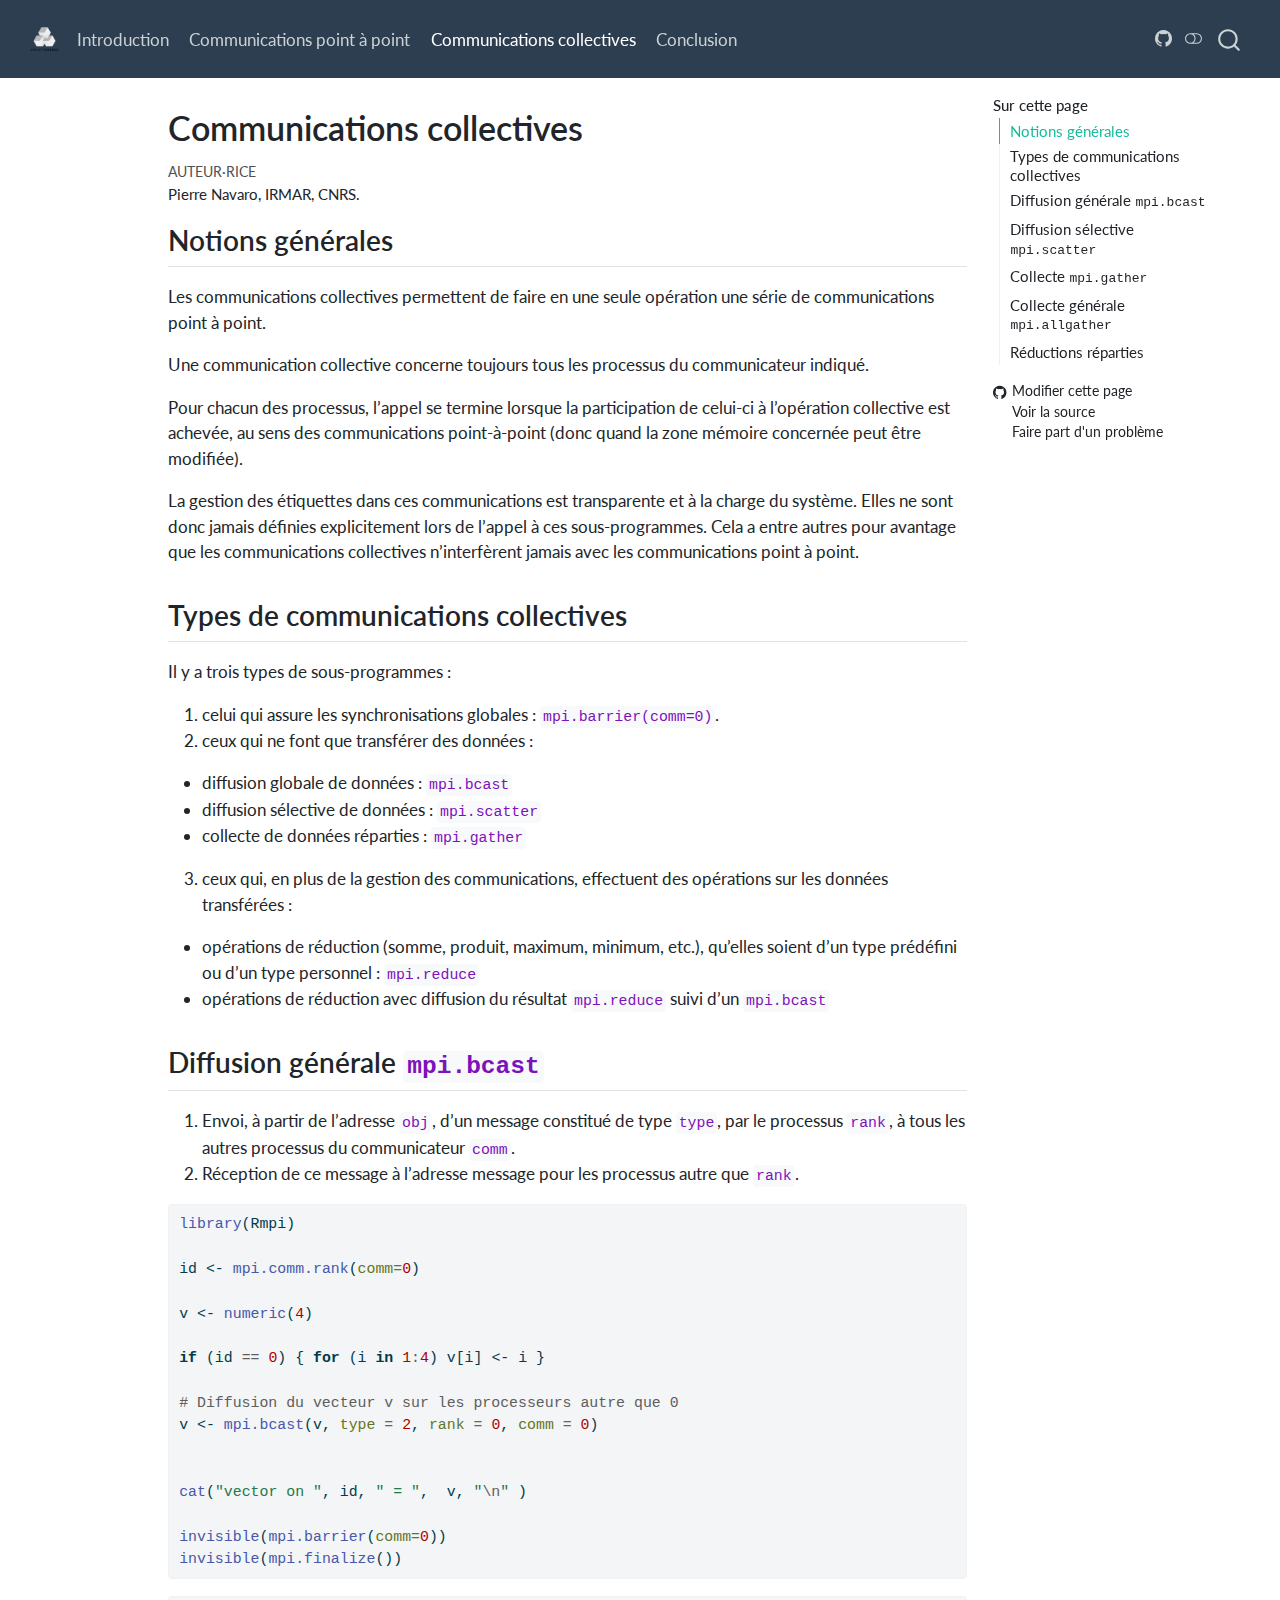
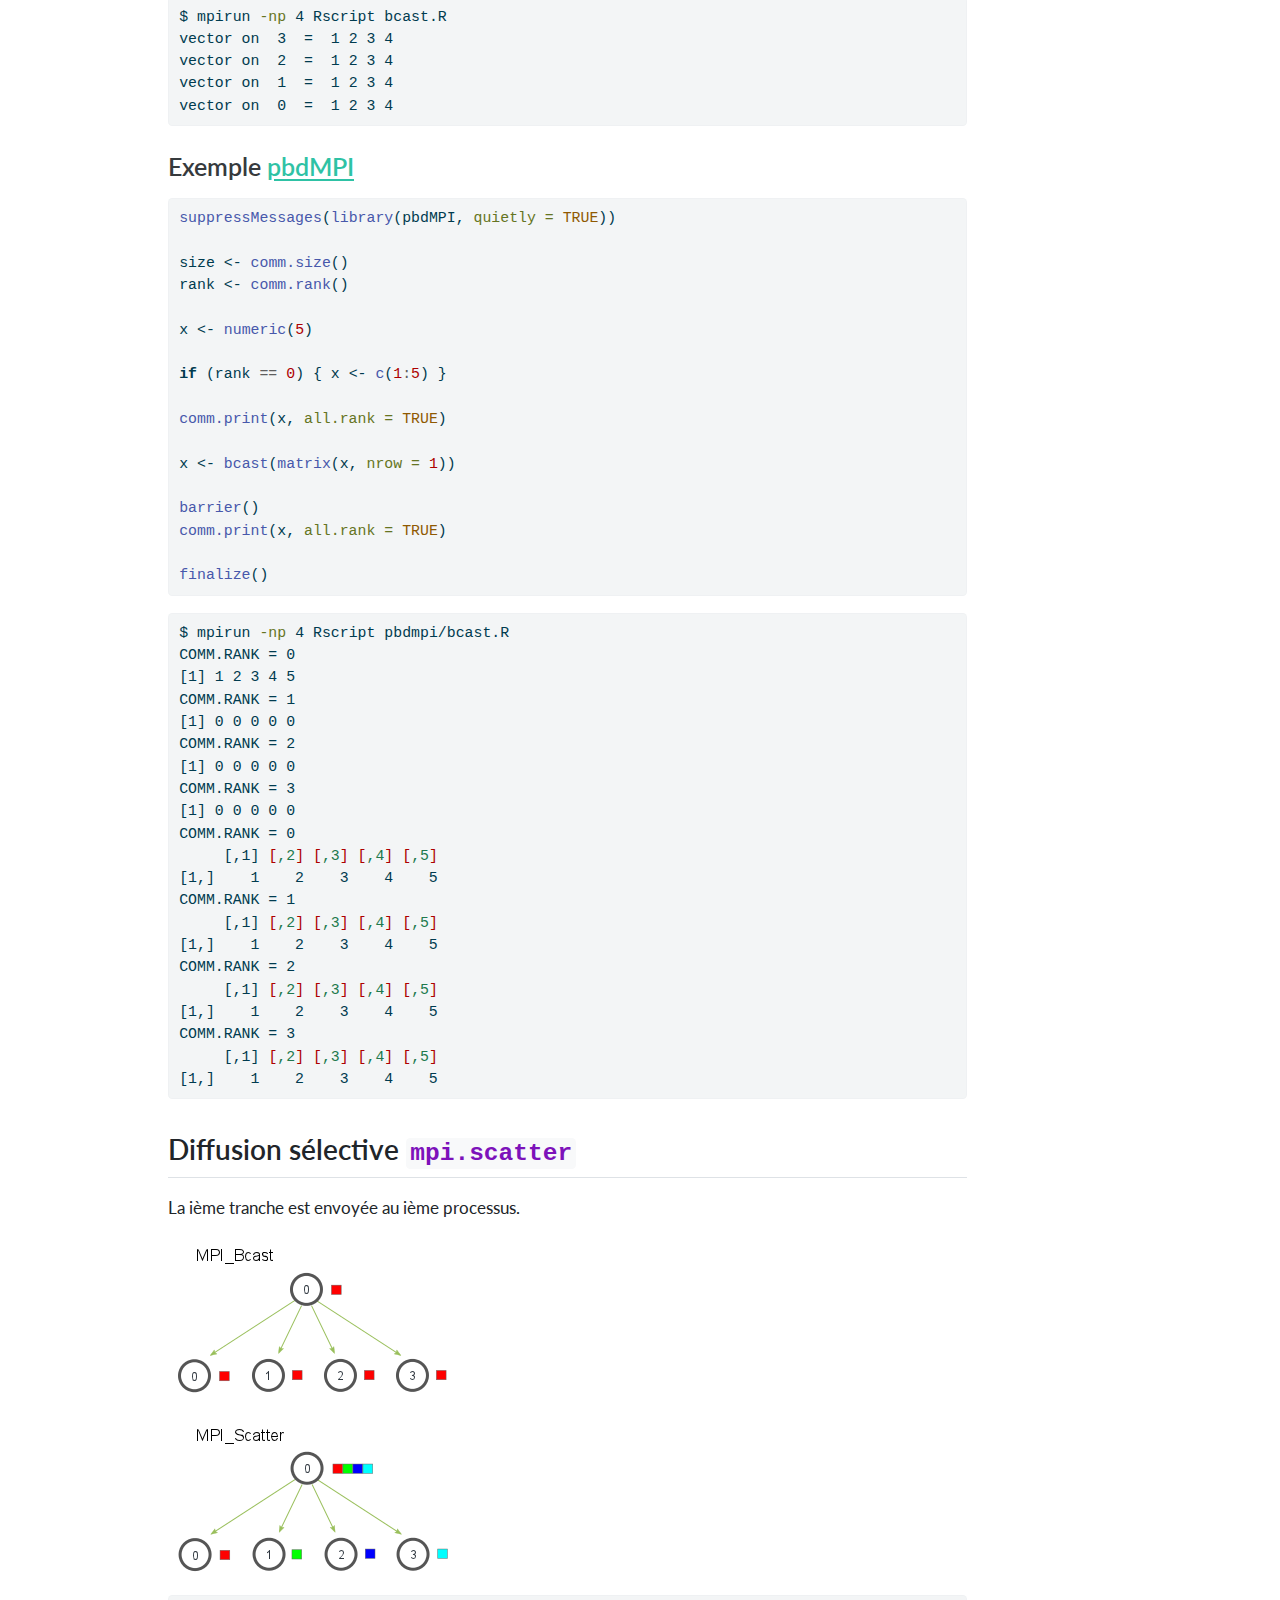
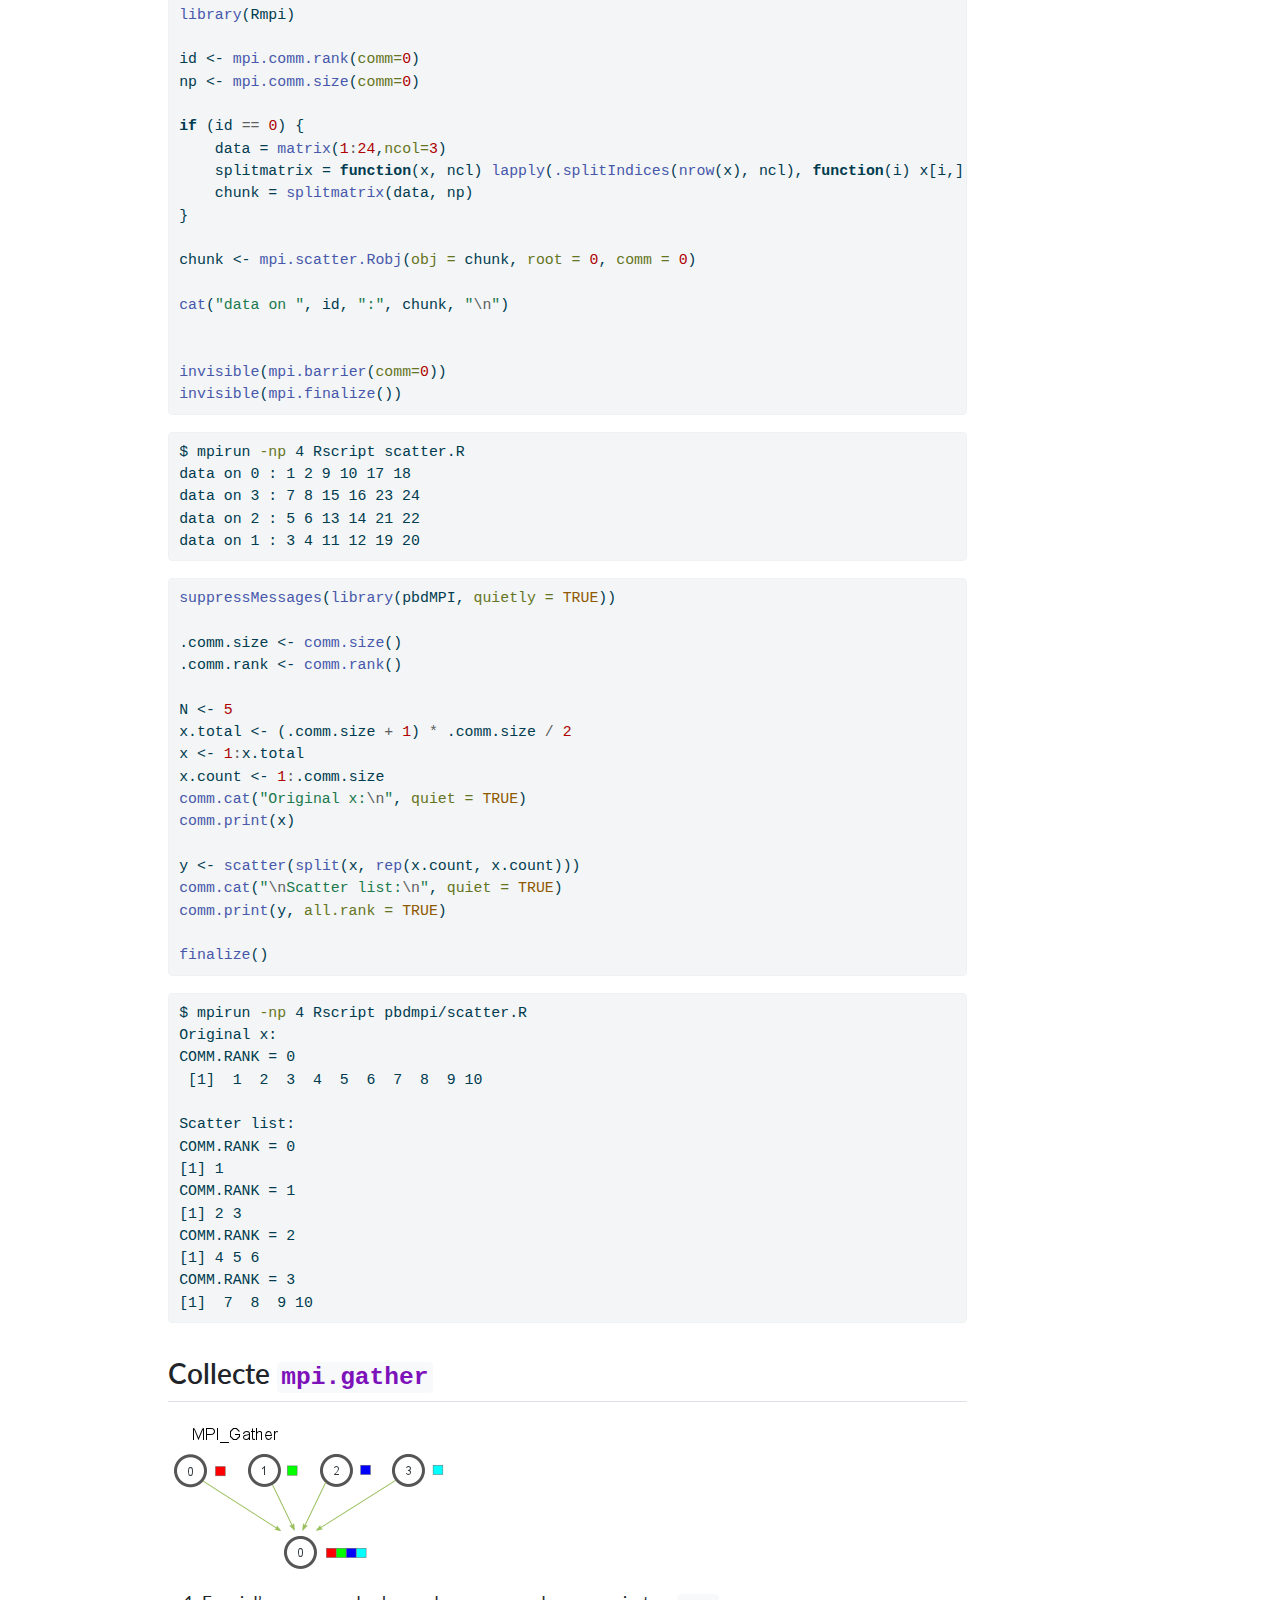
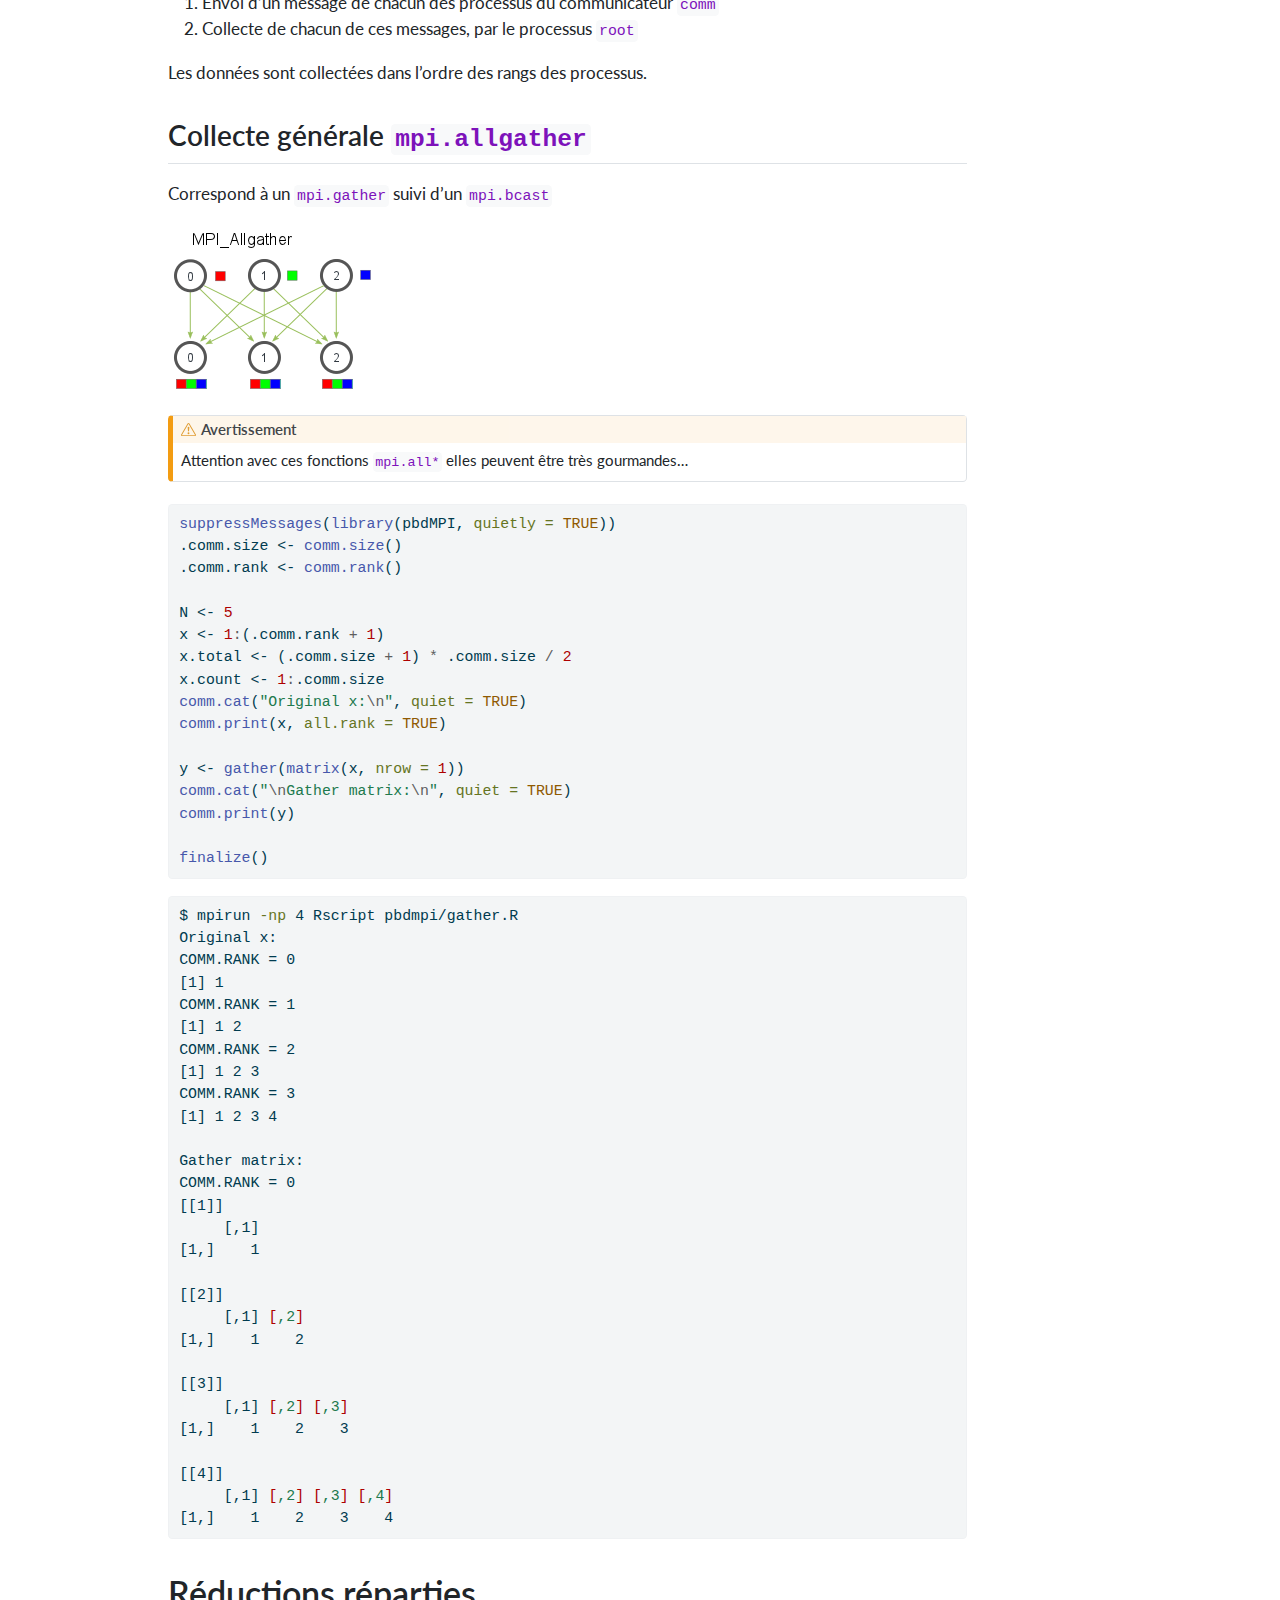
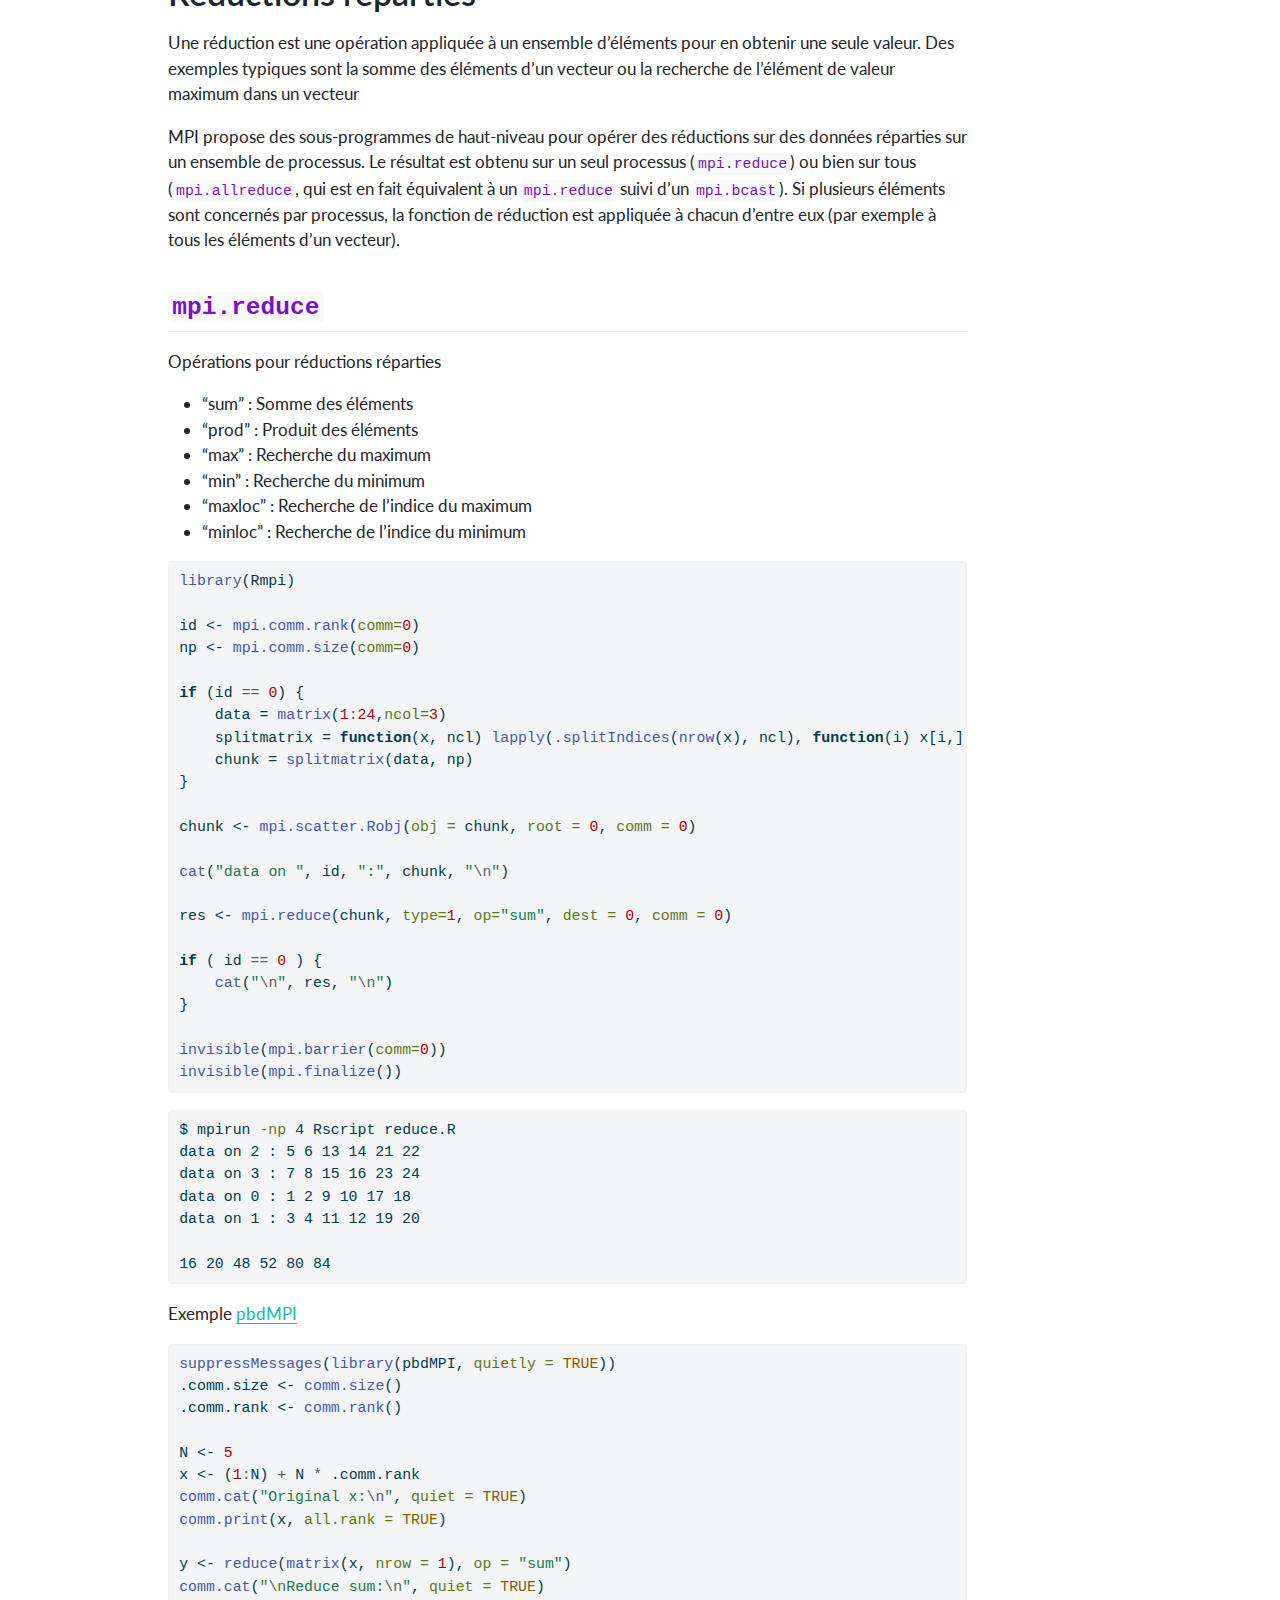
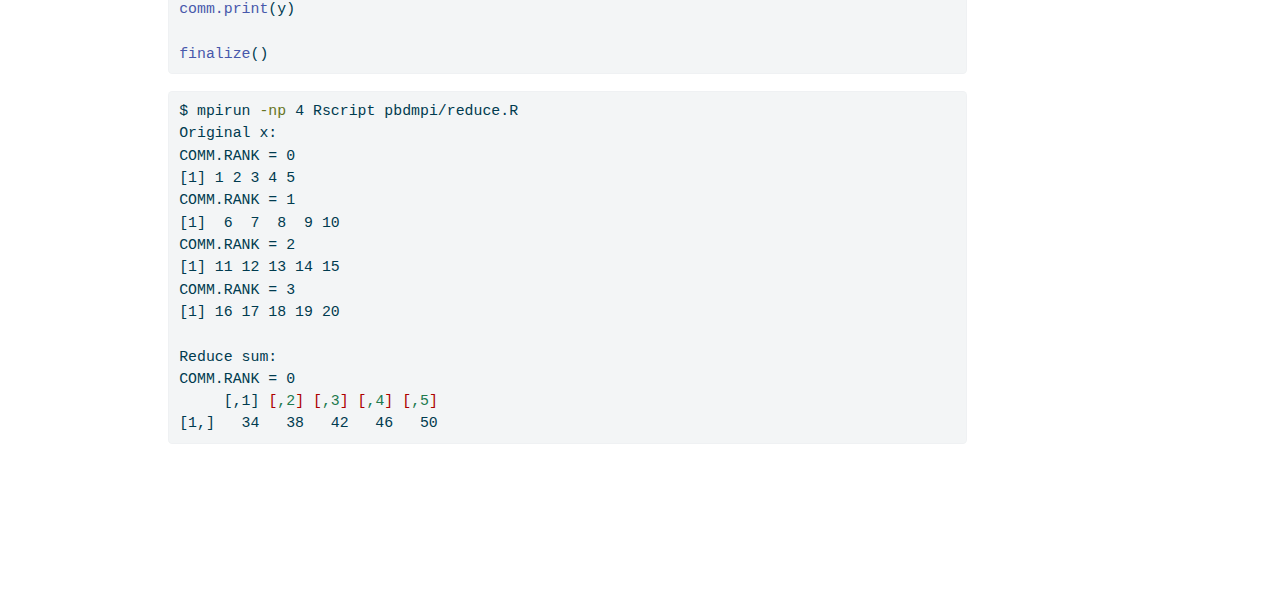
<file: src/com_collectives.html>
<!DOCTYPE html>
<html xmlns="http://www.w3.org/1999/xhtml" lang="fr" xml:lang="fr"><head>

<meta charset="utf-8">
<meta name="generator" content="quarto-1.5.57">

<meta name="viewport" content="width=device-width, initial-scale=1.0, user-scalable=yes">

<meta name="author" content="Pierre Navaro, IRMAR, CNRS.">

<title>Communications collectives</title>
<style>
code{white-space: pre-wrap;}
span.smallcaps{font-variant: small-caps;}
div.columns{display: flex; gap: min(4vw, 1.5em);}
div.column{flex: auto; overflow-x: auto;}
div.hanging-indent{margin-left: 1.5em; text-indent: -1.5em;}
ul.task-list{list-style: none;}
ul.task-list li input[type="checkbox"] {
  width: 0.8em;
  margin: 0 0.8em 0.2em -1em; /* quarto-specific, see https://github.com/quarto-dev/quarto-cli/issues/4556 */ 
  vertical-align: middle;
}
/* CSS for syntax highlighting */
pre > code.sourceCode { white-space: pre; position: relative; }
pre > code.sourceCode > span { line-height: 1.25; }
pre > code.sourceCode > span:empty { height: 1.2em; }
.sourceCode { overflow: visible; }
code.sourceCode > span { color: inherit; text-decoration: inherit; }
div.sourceCode { margin: 1em 0; }
pre.sourceCode { margin: 0; }
@media screen {
div.sourceCode { overflow: auto; }
}
@media print {
pre > code.sourceCode { white-space: pre-wrap; }
pre > code.sourceCode > span { display: inline-block; text-indent: -5em; padding-left: 5em; }
}
pre.numberSource code
  { counter-reset: source-line 0; }
pre.numberSource code > span
  { position: relative; left: -4em; counter-increment: source-line; }
pre.numberSource code > span > a:first-child::before
  { content: counter(source-line);
    position: relative; left: -1em; text-align: right; vertical-align: baseline;
    border: none; display: inline-block;
    -webkit-touch-callout: none; -webkit-user-select: none;
    -khtml-user-select: none; -moz-user-select: none;
    -ms-user-select: none; user-select: none;
    padding: 0 4px; width: 4em;
  }
pre.numberSource { margin-left: 3em;  padding-left: 4px; }
div.sourceCode
  {   }
@media screen {
pre > code.sourceCode > span > a:first-child::before { text-decoration: underline; }
}
</style>


<script src="../site_libs/quarto-nav/quarto-nav.js"></script>
<script src="../site_libs/quarto-nav/headroom.min.js"></script>
<script src="../site_libs/clipboard/clipboard.min.js"></script>
<script src="../site_libs/quarto-search/autocomplete.umd.js"></script>
<script src="../site_libs/quarto-search/fuse.min.js"></script>
<script src="../site_libs/quarto-search/quarto-search.js"></script>
<meta name="quarto:offset" content="../">
<script src="../site_libs/quarto-html/quarto.js"></script>
<script src="../site_libs/quarto-html/popper.min.js"></script>
<script src="../site_libs/quarto-html/tippy.umd.min.js"></script>
<script src="../site_libs/quarto-html/anchor.min.js"></script>
<link href="../site_libs/quarto-html/tippy.css" rel="stylesheet">
<link href="../site_libs/quarto-html/quarto-syntax-highlighting.css" rel="stylesheet" class="quarto-color-scheme" id="quarto-text-highlighting-styles">
<link href="../site_libs/quarto-html/quarto-syntax-highlighting-dark.css" rel="prefetch" class="quarto-color-scheme quarto-color-alternate" id="quarto-text-highlighting-styles">
<script src="../site_libs/bootstrap/bootstrap.min.js"></script>
<link href="../site_libs/bootstrap/bootstrap-icons.css" rel="stylesheet">
<link href="../site_libs/bootstrap/bootstrap.min.css" rel="stylesheet" class="quarto-color-scheme" id="quarto-bootstrap" data-mode="light">
<link href="../site_libs/bootstrap/bootstrap-dark.min.css" rel="prefetch" class="quarto-color-scheme quarto-color-alternate" id="quarto-bootstrap" data-mode="dark">
<script id="quarto-search-options" type="application/json">{
  "location": "navbar",
  "copy-button": false,
  "collapse-after": 3,
  "panel-placement": "end",
  "type": "overlay",
  "limit": 50,
  "keyboard-shortcut": [
    "f",
    "/",
    "s"
  ],
  "show-item-context": false,
  "language": {
    "search-no-results-text": "Pas de résultats",
    "search-matching-documents-text": "documents trouvés",
    "search-copy-link-title": "Copier le lien vers la recherche",
    "search-hide-matches-text": "Cacher les correspondances additionnelles",
    "search-more-match-text": "correspondance de plus dans ce document",
    "search-more-matches-text": "correspondances de plus dans ce document",
    "search-clear-button-title": "Effacer",
    "search-text-placeholder": "",
    "search-detached-cancel-button-title": "Annuler",
    "search-submit-button-title": "Envoyer",
    "search-label": "Recherche"
  }
}</script>


</head>

<body class="nav-fixed">

<div id="quarto-search-results"></div>
  <header id="quarto-header" class="headroom fixed-top">
    <nav class="navbar navbar-expand-lg " data-bs-theme="dark">
      <div class="navbar-container container-fluid">
      <div class="navbar-brand-container mx-auto">
    <a href="../index.html" class="navbar-brand navbar-brand-logo">
    <img src="../src/images/logo.png" alt="" class="navbar-logo">
    </a>
  </div>
            <div id="quarto-search" class="" title="Recherche"></div>
          <button class="navbar-toggler" type="button" data-bs-toggle="collapse" data-bs-target="#navbarCollapse" aria-controls="navbarCollapse" role="menu" aria-expanded="false" aria-label="Basculer la navigation" onclick="if (window.quartoToggleHeadroom) { window.quartoToggleHeadroom(); }">
  <span class="navbar-toggler-icon"></span>
</button>
          <div class="collapse navbar-collapse" id="navbarCollapse">
            <ul class="navbar-nav navbar-nav-scroll me-auto">
  <li class="nav-item">
    <a class="nav-link" href="../src/index.html"> 
<span class="menu-text">Introduction</span></a>
  </li>  
  <li class="nav-item">
    <a class="nav-link" href="../src/com_point_a_point.html"> 
<span class="menu-text">Communications point à point</span></a>
  </li>  
  <li class="nav-item">
    <a class="nav-link active" href="../src/com_collectives.html" aria-current="page"> 
<span class="menu-text">Communications collectives</span></a>
  </li>  
  <li class="nav-item">
    <a class="nav-link" href="../src/exercice.html"> 
<span class="menu-text">Conclusion</span></a>
  </li>  
</ul>
          </div> <!-- /navcollapse -->
            <div class="quarto-navbar-tools">
    <a href="https://github.com/GroupeCalcul/ANFRCalculRmpi" title="" class="quarto-navigation-tool px-1" aria-label=""><i class="bi bi-github"></i></a>
  <a href="" class="quarto-color-scheme-toggle quarto-navigation-tool  px-1" onclick="window.quartoToggleColorScheme(); return false;" title="Basculer le mode sombre"><i class="bi"></i></a>
</div>
      </div> <!-- /container-fluid -->
    </nav>
</header>
<!-- content -->
<div id="quarto-content" class="quarto-container page-columns page-rows-contents page-layout-article page-navbar">
<!-- sidebar -->
<!-- margin-sidebar -->
    <div id="quarto-margin-sidebar" class="sidebar margin-sidebar">
        <nav id="TOC" role="doc-toc" class="toc-active">
    <h2 id="toc-title">Sur cette page</h2>
   
  <ul>
  <li><a href="#notions-générales" id="toc-notions-générales" class="nav-link active" data-scroll-target="#notions-générales">Notions générales</a></li>
  <li><a href="#types-de-communications-collectives" id="toc-types-de-communications-collectives" class="nav-link" data-scroll-target="#types-de-communications-collectives">Types de communications collectives</a></li>
  <li><a href="#diffusion-générale-mpi.bcast" id="toc-diffusion-générale-mpi.bcast" class="nav-link" data-scroll-target="#diffusion-générale-mpi.bcast">Diffusion générale <code>mpi.bcast</code></a>
  <ul class="collapse">
  <li><a href="#exemple-pbdmpi" id="toc-exemple-pbdmpi" class="nav-link" data-scroll-target="#exemple-pbdmpi">Exemple pbdMPI</a></li>
  </ul></li>
  <li><a href="#diffusion-sélective-mpi.scatter" id="toc-diffusion-sélective-mpi.scatter" class="nav-link" data-scroll-target="#diffusion-sélective-mpi.scatter">Diffusion sélective <code>mpi.scatter</code></a></li>
  <li><a href="#collecte-mpi.gather" id="toc-collecte-mpi.gather" class="nav-link" data-scroll-target="#collecte-mpi.gather">Collecte <code>mpi.gather</code></a></li>
  <li><a href="#collecte-générale-mpi.allgather" id="toc-collecte-générale-mpi.allgather" class="nav-link" data-scroll-target="#collecte-générale-mpi.allgather">Collecte générale <code>mpi.allgather</code></a></li>
  <li><a href="#réductions-réparties" id="toc-réductions-réparties" class="nav-link" data-scroll-target="#réductions-réparties">Réductions réparties</a>
  <ul class="collapse">
  <li><a href="#mpi.reduce" id="toc-mpi.reduce" class="nav-link" data-scroll-target="#mpi.reduce"><code>mpi.reduce</code></a></li>
  </ul></li>
  </ul>
<div class="toc-actions"><ul><li><a href="https://github.com/GroupeCalcul/ANFRCalculRmpi/edit/main/src/com_collectives.qmd" class="toc-action"><i class="bi bi-github"></i>Modifier cette page</a></li><li><a href="https://github.com/GroupeCalcul/ANFRCalculRmpi/blob/main/src/com_collectives.qmd" class="toc-action"><i class="bi empty"></i>Voir la source</a></li><li><a href="https://github.com/GroupeCalcul/ANFRCalculRmpi/issues/new" class="toc-action"><i class="bi empty"></i>Faire part d'un problème</a></li></ul></div></nav>
    </div>
<!-- main -->
<main class="content" id="quarto-document-content">

<header id="title-block-header" class="quarto-title-block default">
<div class="quarto-title">
<h1 class="title">Communications collectives</h1>
</div>



<div class="quarto-title-meta">

    <div>
    <div class="quarto-title-meta-heading">Auteur·rice</div>
    <div class="quarto-title-meta-contents">
             <p>Pierre Navaro, IRMAR, CNRS. </p>
          </div>
  </div>
    
  
    
  </div>
  


</header>


<section id="notions-générales" class="level2">
<h2 class="anchored" data-anchor-id="notions-générales">Notions générales</h2>
<p>Les communications collectives permettent de faire en une seule opération une série de communications point à point.</p>
<p>Une communication collective concerne toujours tous les processus du communicateur indiqué.</p>
<p>Pour chacun des processus, l’appel se termine lorsque la participation de celui-ci à l’opération collective est achevée, au sens des communications point-à-point (donc quand la zone mémoire concernée peut être modifiée).</p>
<p>La gestion des étiquettes dans ces communications est transparente et à la charge du système. Elles ne sont donc jamais définies explicitement lors de l’appel à ces sous-programmes. Cela a entre autres pour avantage que les communications collectives n’interfèrent jamais avec les communications point à point.</p>
</section>
<section id="types-de-communications-collectives" class="level2">
<h2 class="anchored" data-anchor-id="types-de-communications-collectives">Types de communications collectives</h2>
<p>Il y a trois types de sous-programmes :</p>
<ol type="1">
<li>celui qui assure les synchronisations globales : <code>mpi.barrier(comm=0)</code>.</li>
<li>ceux qui ne font que transférer des données :</li>
</ol>
<ul>
<li>diffusion globale de données : <code>mpi.bcast</code></li>
<li>diffusion sélective de données : <code>mpi.scatter</code></li>
<li>collecte de données réparties : <code>mpi.gather</code></li>
</ul>
<ol start="3" type="1">
<li>ceux qui, en plus de la gestion des communications, effectuent des opérations sur les données transférées :</li>
</ol>
<ul>
<li>opérations de réduction (somme, produit, maximum, minimum, etc.), qu’elles soient d’un type prédéfini ou d’un type personnel : <code>mpi.reduce</code></li>
<li>opérations de réduction avec diffusion du résultat <code>mpi.reduce</code> suivi d’un <code>mpi.bcast</code></li>
</ul>
</section>
<section id="diffusion-générale-mpi.bcast" class="level2">
<h2 class="anchored" data-anchor-id="diffusion-générale-mpi.bcast">Diffusion générale <code>mpi.bcast</code></h2>
<ol type="1">
<li>Envoi, à partir de l’adresse <code>obj</code>, d’un message constitué de type <code>type</code>, par le processus <code>rank</code>, à tous les autres processus du communicateur <code>comm</code>.</li>
<li>Réception de ce message à l’adresse message pour les processus autre que <code>rank</code>.</li>
</ol>
<div class="sourceCode" id="cb1"><pre class="sourceCode r code-with-copy"><code class="sourceCode r"><span id="cb1-1"><a href="#cb1-1" aria-hidden="true" tabindex="-1"></a><span class="fu">library</span>(Rmpi)</span>
<span id="cb1-2"><a href="#cb1-2" aria-hidden="true" tabindex="-1"></a></span>
<span id="cb1-3"><a href="#cb1-3" aria-hidden="true" tabindex="-1"></a>id <span class="ot">&lt;-</span> <span class="fu">mpi.comm.rank</span>(<span class="at">comm=</span><span class="dv">0</span>)</span>
<span id="cb1-4"><a href="#cb1-4" aria-hidden="true" tabindex="-1"></a></span>
<span id="cb1-5"><a href="#cb1-5" aria-hidden="true" tabindex="-1"></a>v <span class="ot">&lt;-</span> <span class="fu">numeric</span>(<span class="dv">4</span>)</span>
<span id="cb1-6"><a href="#cb1-6" aria-hidden="true" tabindex="-1"></a></span>
<span id="cb1-7"><a href="#cb1-7" aria-hidden="true" tabindex="-1"></a><span class="cf">if</span> (id <span class="sc">==</span> <span class="dv">0</span>) { <span class="cf">for</span> (i <span class="cf">in</span> <span class="dv">1</span><span class="sc">:</span><span class="dv">4</span>) v[i] <span class="ot">&lt;-</span> i }</span>
<span id="cb1-8"><a href="#cb1-8" aria-hidden="true" tabindex="-1"></a></span>
<span id="cb1-9"><a href="#cb1-9" aria-hidden="true" tabindex="-1"></a><span class="co"># Diffusion du vecteur v sur les processeurs autre que 0</span></span>
<span id="cb1-10"><a href="#cb1-10" aria-hidden="true" tabindex="-1"></a>v <span class="ot">&lt;-</span> <span class="fu">mpi.bcast</span>(v, <span class="at">type =</span> <span class="dv">2</span>, <span class="at">rank =</span> <span class="dv">0</span>, <span class="at">comm =</span> <span class="dv">0</span>)</span>
<span id="cb1-11"><a href="#cb1-11" aria-hidden="true" tabindex="-1"></a></span>
<span id="cb1-12"><a href="#cb1-12" aria-hidden="true" tabindex="-1"></a></span>
<span id="cb1-13"><a href="#cb1-13" aria-hidden="true" tabindex="-1"></a><span class="fu">cat</span>(<span class="st">"vector on "</span>, id, <span class="st">" = "</span>,  v, <span class="st">"</span><span class="sc">\n</span><span class="st">"</span> )</span>
<span id="cb1-14"><a href="#cb1-14" aria-hidden="true" tabindex="-1"></a></span>
<span id="cb1-15"><a href="#cb1-15" aria-hidden="true" tabindex="-1"></a><span class="fu">invisible</span>(<span class="fu">mpi.barrier</span>(<span class="at">comm=</span><span class="dv">0</span>))</span>
<span id="cb1-16"><a href="#cb1-16" aria-hidden="true" tabindex="-1"></a><span class="fu">invisible</span>(<span class="fu">mpi.finalize</span>())</span></code><button title="Copier vers le presse-papier" class="code-copy-button"><i class="bi"></i></button></pre></div>
<div class="sourceCode" id="cb2"><pre class="sourceCode bash code-with-copy"><code class="sourceCode bash"><span id="cb2-1"><a href="#cb2-1" aria-hidden="true" tabindex="-1"></a><span class="ex">$</span> mpirun <span class="at">-np</span> 4 Rscript bcast.R</span>
<span id="cb2-2"><a href="#cb2-2" aria-hidden="true" tabindex="-1"></a><span class="ex">vector</span> on  3  =  1 2 3 4</span>
<span id="cb2-3"><a href="#cb2-3" aria-hidden="true" tabindex="-1"></a><span class="ex">vector</span> on  2  =  1 2 3 4</span>
<span id="cb2-4"><a href="#cb2-4" aria-hidden="true" tabindex="-1"></a><span class="ex">vector</span> on  1  =  1 2 3 4</span>
<span id="cb2-5"><a href="#cb2-5" aria-hidden="true" tabindex="-1"></a><span class="ex">vector</span> on  0  =  1 2 3 4</span></code><button title="Copier vers le presse-papier" class="code-copy-button"><i class="bi"></i></button></pre></div>
<section id="exemple-pbdmpi" class="level3">
<h3 class="anchored" data-anchor-id="exemple-pbdmpi">Exemple <a href="https://pbdr.org/documentation/pbdMPI/aa_bcast-method.html">pbdMPI</a></h3>
<div class="sourceCode" id="cb3"><pre class="sourceCode r code-with-copy"><code class="sourceCode r"><span id="cb3-1"><a href="#cb3-1" aria-hidden="true" tabindex="-1"></a><span class="fu">suppressMessages</span>(<span class="fu">library</span>(pbdMPI, <span class="at">quietly =</span> <span class="cn">TRUE</span>))</span>
<span id="cb3-2"><a href="#cb3-2" aria-hidden="true" tabindex="-1"></a></span>
<span id="cb3-3"><a href="#cb3-3" aria-hidden="true" tabindex="-1"></a>size <span class="ot">&lt;-</span> <span class="fu">comm.size</span>()</span>
<span id="cb3-4"><a href="#cb3-4" aria-hidden="true" tabindex="-1"></a>rank <span class="ot">&lt;-</span> <span class="fu">comm.rank</span>()</span>
<span id="cb3-5"><a href="#cb3-5" aria-hidden="true" tabindex="-1"></a></span>
<span id="cb3-6"><a href="#cb3-6" aria-hidden="true" tabindex="-1"></a>x <span class="ot">&lt;-</span> <span class="fu">numeric</span>(<span class="dv">5</span>)</span>
<span id="cb3-7"><a href="#cb3-7" aria-hidden="true" tabindex="-1"></a></span>
<span id="cb3-8"><a href="#cb3-8" aria-hidden="true" tabindex="-1"></a><span class="cf">if</span> (rank <span class="sc">==</span> <span class="dv">0</span>) { x <span class="ot">&lt;-</span> <span class="fu">c</span>(<span class="dv">1</span><span class="sc">:</span><span class="dv">5</span>) }</span>
<span id="cb3-9"><a href="#cb3-9" aria-hidden="true" tabindex="-1"></a></span>
<span id="cb3-10"><a href="#cb3-10" aria-hidden="true" tabindex="-1"></a><span class="fu">comm.print</span>(x, <span class="at">all.rank =</span> <span class="cn">TRUE</span>)</span>
<span id="cb3-11"><a href="#cb3-11" aria-hidden="true" tabindex="-1"></a></span>
<span id="cb3-12"><a href="#cb3-12" aria-hidden="true" tabindex="-1"></a>x <span class="ot">&lt;-</span> <span class="fu">bcast</span>(<span class="fu">matrix</span>(x, <span class="at">nrow =</span> <span class="dv">1</span>))</span>
<span id="cb3-13"><a href="#cb3-13" aria-hidden="true" tabindex="-1"></a></span>
<span id="cb3-14"><a href="#cb3-14" aria-hidden="true" tabindex="-1"></a><span class="fu">barrier</span>()</span>
<span id="cb3-15"><a href="#cb3-15" aria-hidden="true" tabindex="-1"></a><span class="fu">comm.print</span>(x, <span class="at">all.rank =</span> <span class="cn">TRUE</span>)</span>
<span id="cb3-16"><a href="#cb3-16" aria-hidden="true" tabindex="-1"></a></span>
<span id="cb3-17"><a href="#cb3-17" aria-hidden="true" tabindex="-1"></a><span class="fu">finalize</span>()</span>
<span id="cb3-18"><a href="#cb3-18" aria-hidden="true" tabindex="-1"></a></span></code><button title="Copier vers le presse-papier" class="code-copy-button"><i class="bi"></i></button></pre></div>
<div class="sourceCode" id="cb4"><pre class="sourceCode bash code-with-copy"><code class="sourceCode bash"><span id="cb4-1"><a href="#cb4-1" aria-hidden="true" tabindex="-1"></a><span class="ex">$</span> mpirun <span class="at">-np</span> 4 Rscript pbdmpi/bcast.R</span>
<span id="cb4-2"><a href="#cb4-2" aria-hidden="true" tabindex="-1"></a><span class="ex">COMM.RANK</span> = 0</span>
<span id="cb4-3"><a href="#cb4-3" aria-hidden="true" tabindex="-1"></a><span class="ex">[1]</span> 1 2 3 4 5</span>
<span id="cb4-4"><a href="#cb4-4" aria-hidden="true" tabindex="-1"></a><span class="ex">COMM.RANK</span> = 1</span>
<span id="cb4-5"><a href="#cb4-5" aria-hidden="true" tabindex="-1"></a><span class="ex">[1]</span> 0 0 0 0 0</span>
<span id="cb4-6"><a href="#cb4-6" aria-hidden="true" tabindex="-1"></a><span class="ex">COMM.RANK</span> = 2</span>
<span id="cb4-7"><a href="#cb4-7" aria-hidden="true" tabindex="-1"></a><span class="ex">[1]</span> 0 0 0 0 0</span>
<span id="cb4-8"><a href="#cb4-8" aria-hidden="true" tabindex="-1"></a><span class="ex">COMM.RANK</span> = 3</span>
<span id="cb4-9"><a href="#cb4-9" aria-hidden="true" tabindex="-1"></a><span class="ex">[1]</span> 0 0 0 0 0</span>
<span id="cb4-10"><a href="#cb4-10" aria-hidden="true" tabindex="-1"></a><span class="ex">COMM.RANK</span> = 0</span>
<span id="cb4-11"><a href="#cb4-11" aria-hidden="true" tabindex="-1"></a>     <span class="ex">[,1]</span> <span class="pp">[</span><span class="ss">,2</span><span class="pp">]</span> <span class="pp">[</span><span class="ss">,3</span><span class="pp">]</span> <span class="pp">[</span><span class="ss">,4</span><span class="pp">]</span> <span class="pp">[</span><span class="ss">,5</span><span class="pp">]</span></span>
<span id="cb4-12"><a href="#cb4-12" aria-hidden="true" tabindex="-1"></a><span class="ex">[1,]</span>    1    2    3    4    5</span>
<span id="cb4-13"><a href="#cb4-13" aria-hidden="true" tabindex="-1"></a><span class="ex">COMM.RANK</span> = 1</span>
<span id="cb4-14"><a href="#cb4-14" aria-hidden="true" tabindex="-1"></a>     <span class="ex">[,1]</span> <span class="pp">[</span><span class="ss">,2</span><span class="pp">]</span> <span class="pp">[</span><span class="ss">,3</span><span class="pp">]</span> <span class="pp">[</span><span class="ss">,4</span><span class="pp">]</span> <span class="pp">[</span><span class="ss">,5</span><span class="pp">]</span></span>
<span id="cb4-15"><a href="#cb4-15" aria-hidden="true" tabindex="-1"></a><span class="ex">[1,]</span>    1    2    3    4    5</span>
<span id="cb4-16"><a href="#cb4-16" aria-hidden="true" tabindex="-1"></a><span class="ex">COMM.RANK</span> = 2</span>
<span id="cb4-17"><a href="#cb4-17" aria-hidden="true" tabindex="-1"></a>     <span class="ex">[,1]</span> <span class="pp">[</span><span class="ss">,2</span><span class="pp">]</span> <span class="pp">[</span><span class="ss">,3</span><span class="pp">]</span> <span class="pp">[</span><span class="ss">,4</span><span class="pp">]</span> <span class="pp">[</span><span class="ss">,5</span><span class="pp">]</span></span>
<span id="cb4-18"><a href="#cb4-18" aria-hidden="true" tabindex="-1"></a><span class="ex">[1,]</span>    1    2    3    4    5</span>
<span id="cb4-19"><a href="#cb4-19" aria-hidden="true" tabindex="-1"></a><span class="ex">COMM.RANK</span> = 3</span>
<span id="cb4-20"><a href="#cb4-20" aria-hidden="true" tabindex="-1"></a>     <span class="ex">[,1]</span> <span class="pp">[</span><span class="ss">,2</span><span class="pp">]</span> <span class="pp">[</span><span class="ss">,3</span><span class="pp">]</span> <span class="pp">[</span><span class="ss">,4</span><span class="pp">]</span> <span class="pp">[</span><span class="ss">,5</span><span class="pp">]</span></span>
<span id="cb4-21"><a href="#cb4-21" aria-hidden="true" tabindex="-1"></a><span class="ex">[1,]</span>    1    2    3    4    5</span></code><button title="Copier vers le presse-papier" class="code-copy-button"><i class="bi"></i></button></pre></div>
</section>
</section>
<section id="diffusion-sélective-mpi.scatter" class="level2">
<h2 class="anchored" data-anchor-id="diffusion-sélective-mpi.scatter">Diffusion sélective <code>mpi.scatter</code></h2>
<p>La ième tranche est envoyée au ième processus.</p>
<p><img src="images/broadcastvsscatter.png" class="img-fluid"></p>
<div class="sourceCode" id="cb5"><pre class="sourceCode r code-with-copy"><code class="sourceCode r"><span id="cb5-1"><a href="#cb5-1" aria-hidden="true" tabindex="-1"></a><span class="fu">library</span>(Rmpi)</span>
<span id="cb5-2"><a href="#cb5-2" aria-hidden="true" tabindex="-1"></a></span>
<span id="cb5-3"><a href="#cb5-3" aria-hidden="true" tabindex="-1"></a>id <span class="ot">&lt;-</span> <span class="fu">mpi.comm.rank</span>(<span class="at">comm=</span><span class="dv">0</span>)</span>
<span id="cb5-4"><a href="#cb5-4" aria-hidden="true" tabindex="-1"></a>np <span class="ot">&lt;-</span> <span class="fu">mpi.comm.size</span>(<span class="at">comm=</span><span class="dv">0</span>)</span>
<span id="cb5-5"><a href="#cb5-5" aria-hidden="true" tabindex="-1"></a></span>
<span id="cb5-6"><a href="#cb5-6" aria-hidden="true" tabindex="-1"></a><span class="cf">if</span> (id <span class="sc">==</span> <span class="dv">0</span>) {</span>
<span id="cb5-7"><a href="#cb5-7" aria-hidden="true" tabindex="-1"></a>    data <span class="ot">=</span> <span class="fu">matrix</span>(<span class="dv">1</span><span class="sc">:</span><span class="dv">24</span>,<span class="at">ncol=</span><span class="dv">3</span>)</span>
<span id="cb5-8"><a href="#cb5-8" aria-hidden="true" tabindex="-1"></a>    splitmatrix <span class="ot">=</span> <span class="cf">function</span>(x, ncl) <span class="fu">lapply</span>(<span class="fu">.splitIndices</span>(<span class="fu">nrow</span>(x), ncl), <span class="cf">function</span>(i) x[i,])</span>
<span id="cb5-9"><a href="#cb5-9" aria-hidden="true" tabindex="-1"></a>    chunk <span class="ot">=</span> <span class="fu">splitmatrix</span>(data, np)</span>
<span id="cb5-10"><a href="#cb5-10" aria-hidden="true" tabindex="-1"></a>}</span>
<span id="cb5-11"><a href="#cb5-11" aria-hidden="true" tabindex="-1"></a></span>
<span id="cb5-12"><a href="#cb5-12" aria-hidden="true" tabindex="-1"></a>chunk <span class="ot">&lt;-</span> <span class="fu">mpi.scatter.Robj</span>(<span class="at">obj =</span> chunk, <span class="at">root =</span> <span class="dv">0</span>, <span class="at">comm =</span> <span class="dv">0</span>)</span>
<span id="cb5-13"><a href="#cb5-13" aria-hidden="true" tabindex="-1"></a></span>
<span id="cb5-14"><a href="#cb5-14" aria-hidden="true" tabindex="-1"></a><span class="fu">cat</span>(<span class="st">"data on "</span>, id, <span class="st">":"</span>, chunk, <span class="st">"</span><span class="sc">\n</span><span class="st">"</span>)</span>
<span id="cb5-15"><a href="#cb5-15" aria-hidden="true" tabindex="-1"></a></span>
<span id="cb5-16"><a href="#cb5-16" aria-hidden="true" tabindex="-1"></a></span>
<span id="cb5-17"><a href="#cb5-17" aria-hidden="true" tabindex="-1"></a><span class="fu">invisible</span>(<span class="fu">mpi.barrier</span>(<span class="at">comm=</span><span class="dv">0</span>))</span>
<span id="cb5-18"><a href="#cb5-18" aria-hidden="true" tabindex="-1"></a><span class="fu">invisible</span>(<span class="fu">mpi.finalize</span>())</span></code><button title="Copier vers le presse-papier" class="code-copy-button"><i class="bi"></i></button></pre></div>
<div class="sourceCode" id="cb6"><pre class="sourceCode bash code-with-copy"><code class="sourceCode bash"><span id="cb6-1"><a href="#cb6-1" aria-hidden="true" tabindex="-1"></a><span class="ex">$</span> mpirun <span class="at">-np</span> 4 Rscript scatter.R</span>
<span id="cb6-2"><a href="#cb6-2" aria-hidden="true" tabindex="-1"></a><span class="ex">data</span> on 0 : 1 2 9 10 17 18</span>
<span id="cb6-3"><a href="#cb6-3" aria-hidden="true" tabindex="-1"></a><span class="ex">data</span> on 3 : 7 8 15 16 23 24</span>
<span id="cb6-4"><a href="#cb6-4" aria-hidden="true" tabindex="-1"></a><span class="ex">data</span> on 2 : 5 6 13 14 21 22</span>
<span id="cb6-5"><a href="#cb6-5" aria-hidden="true" tabindex="-1"></a><span class="ex">data</span> on 1 : 3 4 11 12 19 20</span></code><button title="Copier vers le presse-papier" class="code-copy-button"><i class="bi"></i></button></pre></div>
<div class="sourceCode" id="cb7"><pre class="sourceCode r code-with-copy"><code class="sourceCode r"><span id="cb7-1"><a href="#cb7-1" aria-hidden="true" tabindex="-1"></a><span class="fu">suppressMessages</span>(<span class="fu">library</span>(pbdMPI, <span class="at">quietly =</span> <span class="cn">TRUE</span>))</span>
<span id="cb7-2"><a href="#cb7-2" aria-hidden="true" tabindex="-1"></a></span>
<span id="cb7-3"><a href="#cb7-3" aria-hidden="true" tabindex="-1"></a>.comm.size <span class="ot">&lt;-</span> <span class="fu">comm.size</span>()</span>
<span id="cb7-4"><a href="#cb7-4" aria-hidden="true" tabindex="-1"></a>.comm.rank <span class="ot">&lt;-</span> <span class="fu">comm.rank</span>()</span>
<span id="cb7-5"><a href="#cb7-5" aria-hidden="true" tabindex="-1"></a></span>
<span id="cb7-6"><a href="#cb7-6" aria-hidden="true" tabindex="-1"></a>N <span class="ot">&lt;-</span> <span class="dv">5</span></span>
<span id="cb7-7"><a href="#cb7-7" aria-hidden="true" tabindex="-1"></a>x.total <span class="ot">&lt;-</span> (.comm.size <span class="sc">+</span> <span class="dv">1</span>) <span class="sc">*</span> .comm.size <span class="sc">/</span> <span class="dv">2</span></span>
<span id="cb7-8"><a href="#cb7-8" aria-hidden="true" tabindex="-1"></a>x <span class="ot">&lt;-</span> <span class="dv">1</span><span class="sc">:</span>x.total</span>
<span id="cb7-9"><a href="#cb7-9" aria-hidden="true" tabindex="-1"></a>x.count <span class="ot">&lt;-</span> <span class="dv">1</span><span class="sc">:</span>.comm.size</span>
<span id="cb7-10"><a href="#cb7-10" aria-hidden="true" tabindex="-1"></a><span class="fu">comm.cat</span>(<span class="st">"Original x:</span><span class="sc">\n</span><span class="st">"</span>, <span class="at">quiet =</span> <span class="cn">TRUE</span>)</span>
<span id="cb7-11"><a href="#cb7-11" aria-hidden="true" tabindex="-1"></a><span class="fu">comm.print</span>(x)</span>
<span id="cb7-12"><a href="#cb7-12" aria-hidden="true" tabindex="-1"></a></span>
<span id="cb7-13"><a href="#cb7-13" aria-hidden="true" tabindex="-1"></a>y <span class="ot">&lt;-</span> <span class="fu">scatter</span>(<span class="fu">split</span>(x, <span class="fu">rep</span>(x.count, x.count)))   </span>
<span id="cb7-14"><a href="#cb7-14" aria-hidden="true" tabindex="-1"></a><span class="fu">comm.cat</span>(<span class="st">"</span><span class="sc">\n</span><span class="st">Scatter list:</span><span class="sc">\n</span><span class="st">"</span>, <span class="at">quiet =</span> <span class="cn">TRUE</span>)</span>
<span id="cb7-15"><a href="#cb7-15" aria-hidden="true" tabindex="-1"></a><span class="fu">comm.print</span>(y, <span class="at">all.rank =</span> <span class="cn">TRUE</span>)</span>
<span id="cb7-16"><a href="#cb7-16" aria-hidden="true" tabindex="-1"></a></span>
<span id="cb7-17"><a href="#cb7-17" aria-hidden="true" tabindex="-1"></a><span class="fu">finalize</span>()</span></code><button title="Copier vers le presse-papier" class="code-copy-button"><i class="bi"></i></button></pre></div>
<div class="sourceCode" id="cb8"><pre class="sourceCode bash code-with-copy"><code class="sourceCode bash"><span id="cb8-1"><a href="#cb8-1" aria-hidden="true" tabindex="-1"></a><span class="ex">$</span> mpirun <span class="at">-np</span> 4 Rscript pbdmpi/scatter.R</span>
<span id="cb8-2"><a href="#cb8-2" aria-hidden="true" tabindex="-1"></a><span class="ex">Original</span> x:</span>
<span id="cb8-3"><a href="#cb8-3" aria-hidden="true" tabindex="-1"></a><span class="ex">COMM.RANK</span> = 0</span>
<span id="cb8-4"><a href="#cb8-4" aria-hidden="true" tabindex="-1"></a> <span class="ex">[1]</span>  1  2  3  4  5  6  7  8  9 10</span>
<span id="cb8-5"><a href="#cb8-5" aria-hidden="true" tabindex="-1"></a></span>
<span id="cb8-6"><a href="#cb8-6" aria-hidden="true" tabindex="-1"></a><span class="ex">Scatter</span> list:</span>
<span id="cb8-7"><a href="#cb8-7" aria-hidden="true" tabindex="-1"></a><span class="ex">COMM.RANK</span> = 0</span>
<span id="cb8-8"><a href="#cb8-8" aria-hidden="true" tabindex="-1"></a><span class="ex">[1]</span> 1</span>
<span id="cb8-9"><a href="#cb8-9" aria-hidden="true" tabindex="-1"></a><span class="ex">COMM.RANK</span> = 1</span>
<span id="cb8-10"><a href="#cb8-10" aria-hidden="true" tabindex="-1"></a><span class="ex">[1]</span> 2 3</span>
<span id="cb8-11"><a href="#cb8-11" aria-hidden="true" tabindex="-1"></a><span class="ex">COMM.RANK</span> = 2</span>
<span id="cb8-12"><a href="#cb8-12" aria-hidden="true" tabindex="-1"></a><span class="ex">[1]</span> 4 5 6</span>
<span id="cb8-13"><a href="#cb8-13" aria-hidden="true" tabindex="-1"></a><span class="ex">COMM.RANK</span> = 3</span>
<span id="cb8-14"><a href="#cb8-14" aria-hidden="true" tabindex="-1"></a><span class="ex">[1]</span>  7  8  9 10</span></code><button title="Copier vers le presse-papier" class="code-copy-button"><i class="bi"></i></button></pre></div>
</section>
<section id="collecte-mpi.gather" class="level2">
<h2 class="anchored" data-anchor-id="collecte-mpi.gather">Collecte <code>mpi.gather</code></h2>
<p><img src="images/gather.png" class="img-fluid"></p>
<ol type="1">
<li>Envoi d’un message de chacun des processus du communicateur <code>comm</code></li>
<li>Collecte de chacun de ces messages, par le processus <code>root</code></li>
</ol>
<p>Les données sont collectées dans l’ordre des rangs des processus.</p>
</section>
<section id="collecte-générale-mpi.allgather" class="level2">
<h2 class="anchored" data-anchor-id="collecte-générale-mpi.allgather">Collecte générale <code>mpi.allgather</code></h2>
<p>Correspond à un <code>mpi.gather</code> suivi d’un <code>mpi.bcast</code></p>
<p><img src="images/allgather.png" class="img-fluid"></p>
<div class="callout callout-style-default callout-warning callout-titled">
<div class="callout-header d-flex align-content-center">
<div class="callout-icon-container">
<i class="callout-icon"></i>
</div>
<div class="callout-title-container flex-fill">
Avertissement
</div>
</div>
<div class="callout-body-container callout-body">
<p>Attention avec ces fonctions <code>mpi.all*</code> elles peuvent être très gourmandes…</p>
</div>
</div>
<div class="sourceCode" id="cb9"><pre class="sourceCode r code-with-copy"><code class="sourceCode r"><span id="cb9-1"><a href="#cb9-1" aria-hidden="true" tabindex="-1"></a><span class="fu">suppressMessages</span>(<span class="fu">library</span>(pbdMPI, <span class="at">quietly =</span> <span class="cn">TRUE</span>))</span>
<span id="cb9-2"><a href="#cb9-2" aria-hidden="true" tabindex="-1"></a>.comm.size <span class="ot">&lt;-</span> <span class="fu">comm.size</span>()</span>
<span id="cb9-3"><a href="#cb9-3" aria-hidden="true" tabindex="-1"></a>.comm.rank <span class="ot">&lt;-</span> <span class="fu">comm.rank</span>()</span>
<span id="cb9-4"><a href="#cb9-4" aria-hidden="true" tabindex="-1"></a></span>
<span id="cb9-5"><a href="#cb9-5" aria-hidden="true" tabindex="-1"></a>N <span class="ot">&lt;-</span> <span class="dv">5</span></span>
<span id="cb9-6"><a href="#cb9-6" aria-hidden="true" tabindex="-1"></a>x <span class="ot">&lt;-</span> <span class="dv">1</span><span class="sc">:</span>(.comm.rank <span class="sc">+</span> <span class="dv">1</span>)</span>
<span id="cb9-7"><a href="#cb9-7" aria-hidden="true" tabindex="-1"></a>x.total <span class="ot">&lt;-</span> (.comm.size <span class="sc">+</span> <span class="dv">1</span>) <span class="sc">*</span> .comm.size <span class="sc">/</span> <span class="dv">2</span></span>
<span id="cb9-8"><a href="#cb9-8" aria-hidden="true" tabindex="-1"></a>x.count <span class="ot">&lt;-</span> <span class="dv">1</span><span class="sc">:</span>.comm.size</span>
<span id="cb9-9"><a href="#cb9-9" aria-hidden="true" tabindex="-1"></a><span class="fu">comm.cat</span>(<span class="st">"Original x:</span><span class="sc">\n</span><span class="st">"</span>, <span class="at">quiet =</span> <span class="cn">TRUE</span>)</span>
<span id="cb9-10"><a href="#cb9-10" aria-hidden="true" tabindex="-1"></a><span class="fu">comm.print</span>(x, <span class="at">all.rank =</span> <span class="cn">TRUE</span>)</span>
<span id="cb9-11"><a href="#cb9-11" aria-hidden="true" tabindex="-1"></a></span>
<span id="cb9-12"><a href="#cb9-12" aria-hidden="true" tabindex="-1"></a>y <span class="ot">&lt;-</span> <span class="fu">gather</span>(<span class="fu">matrix</span>(x, <span class="at">nrow =</span> <span class="dv">1</span>))</span>
<span id="cb9-13"><a href="#cb9-13" aria-hidden="true" tabindex="-1"></a><span class="fu">comm.cat</span>(<span class="st">"</span><span class="sc">\n</span><span class="st">Gather matrix:</span><span class="sc">\n</span><span class="st">"</span>, <span class="at">quiet =</span> <span class="cn">TRUE</span>)</span>
<span id="cb9-14"><a href="#cb9-14" aria-hidden="true" tabindex="-1"></a><span class="fu">comm.print</span>(y)</span>
<span id="cb9-15"><a href="#cb9-15" aria-hidden="true" tabindex="-1"></a></span>
<span id="cb9-16"><a href="#cb9-16" aria-hidden="true" tabindex="-1"></a><span class="fu">finalize</span>()</span></code><button title="Copier vers le presse-papier" class="code-copy-button"><i class="bi"></i></button></pre></div>
<div class="sourceCode" id="cb10"><pre class="sourceCode bash code-with-copy"><code class="sourceCode bash"><span id="cb10-1"><a href="#cb10-1" aria-hidden="true" tabindex="-1"></a><span class="ex">$</span> mpirun <span class="at">-np</span> 4 Rscript pbdmpi/gather.R</span>
<span id="cb10-2"><a href="#cb10-2" aria-hidden="true" tabindex="-1"></a><span class="ex">Original</span> x:</span>
<span id="cb10-3"><a href="#cb10-3" aria-hidden="true" tabindex="-1"></a><span class="ex">COMM.RANK</span> = 0</span>
<span id="cb10-4"><a href="#cb10-4" aria-hidden="true" tabindex="-1"></a><span class="ex">[1]</span> 1</span>
<span id="cb10-5"><a href="#cb10-5" aria-hidden="true" tabindex="-1"></a><span class="ex">COMM.RANK</span> = 1</span>
<span id="cb10-6"><a href="#cb10-6" aria-hidden="true" tabindex="-1"></a><span class="ex">[1]</span> 1 2</span>
<span id="cb10-7"><a href="#cb10-7" aria-hidden="true" tabindex="-1"></a><span class="ex">COMM.RANK</span> = 2</span>
<span id="cb10-8"><a href="#cb10-8" aria-hidden="true" tabindex="-1"></a><span class="ex">[1]</span> 1 2 3</span>
<span id="cb10-9"><a href="#cb10-9" aria-hidden="true" tabindex="-1"></a><span class="ex">COMM.RANK</span> = 3</span>
<span id="cb10-10"><a href="#cb10-10" aria-hidden="true" tabindex="-1"></a><span class="ex">[1]</span> 1 2 3 4</span>
<span id="cb10-11"><a href="#cb10-11" aria-hidden="true" tabindex="-1"></a></span>
<span id="cb10-12"><a href="#cb10-12" aria-hidden="true" tabindex="-1"></a><span class="ex">Gather</span> matrix:</span>
<span id="cb10-13"><a href="#cb10-13" aria-hidden="true" tabindex="-1"></a><span class="ex">COMM.RANK</span> = 0</span>
<span id="cb10-14"><a href="#cb10-14" aria-hidden="true" tabindex="-1"></a><span class="ex">[[1]]</span></span>
<span id="cb10-15"><a href="#cb10-15" aria-hidden="true" tabindex="-1"></a>     <span class="ex">[,1]</span></span>
<span id="cb10-16"><a href="#cb10-16" aria-hidden="true" tabindex="-1"></a><span class="ex">[1,]</span>    1</span>
<span id="cb10-17"><a href="#cb10-17" aria-hidden="true" tabindex="-1"></a></span>
<span id="cb10-18"><a href="#cb10-18" aria-hidden="true" tabindex="-1"></a><span class="ex">[[2]]</span></span>
<span id="cb10-19"><a href="#cb10-19" aria-hidden="true" tabindex="-1"></a>     <span class="ex">[,1]</span> <span class="pp">[</span><span class="ss">,2</span><span class="pp">]</span></span>
<span id="cb10-20"><a href="#cb10-20" aria-hidden="true" tabindex="-1"></a><span class="ex">[1,]</span>    1    2</span>
<span id="cb10-21"><a href="#cb10-21" aria-hidden="true" tabindex="-1"></a></span>
<span id="cb10-22"><a href="#cb10-22" aria-hidden="true" tabindex="-1"></a><span class="ex">[[3]]</span></span>
<span id="cb10-23"><a href="#cb10-23" aria-hidden="true" tabindex="-1"></a>     <span class="ex">[,1]</span> <span class="pp">[</span><span class="ss">,2</span><span class="pp">]</span> <span class="pp">[</span><span class="ss">,3</span><span class="pp">]</span></span>
<span id="cb10-24"><a href="#cb10-24" aria-hidden="true" tabindex="-1"></a><span class="ex">[1,]</span>    1    2    3</span>
<span id="cb10-25"><a href="#cb10-25" aria-hidden="true" tabindex="-1"></a></span>
<span id="cb10-26"><a href="#cb10-26" aria-hidden="true" tabindex="-1"></a><span class="ex">[[4]]</span></span>
<span id="cb10-27"><a href="#cb10-27" aria-hidden="true" tabindex="-1"></a>     <span class="ex">[,1]</span> <span class="pp">[</span><span class="ss">,2</span><span class="pp">]</span> <span class="pp">[</span><span class="ss">,3</span><span class="pp">]</span> <span class="pp">[</span><span class="ss">,4</span><span class="pp">]</span></span>
<span id="cb10-28"><a href="#cb10-28" aria-hidden="true" tabindex="-1"></a><span class="ex">[1,]</span>    1    2    3    4</span></code><button title="Copier vers le presse-papier" class="code-copy-button"><i class="bi"></i></button></pre></div>
</section>
<section id="réductions-réparties" class="level1">
<h1>Réductions réparties</h1>
<p>Une réduction est une opération appliquée à un ensemble d’éléments pour en obtenir une seule valeur. Des exemples typiques sont la somme des éléments d’un vecteur ou la recherche de l’élément de valeur maximum dans un vecteur</p>
<p>MPI propose des sous-programmes de haut-niveau pour opérer des réductions sur des données réparties sur un ensemble de processus. Le résultat est obtenu sur un seul processus (<code>mpi.reduce</code>) ou bien sur tous (<code>mpi.allreduce</code>, qui est en fait équivalent à un <code>mpi.reduce</code> suivi d’un <code>mpi.bcast</code>). Si plusieurs éléments sont concernés par processus, la fonction de réduction est appliquée à chacun d’entre eux (par exemple à tous les éléments d’un vecteur).</p>
<section id="mpi.reduce" class="level2">
<h2 class="anchored" data-anchor-id="mpi.reduce"><code>mpi.reduce</code></h2>
<p>Opérations pour réductions réparties</p>
<ul>
<li>“sum” : Somme des éléments</li>
<li>“prod” : Produit des éléments</li>
<li>“max” : Recherche du maximum</li>
<li>“min” : Recherche du minimum</li>
<li>“maxloc” : Recherche de l’indice du maximum</li>
<li>“minloc” : Recherche de l’indice du minimum</li>
</ul>
<div class="sourceCode" id="cb11"><pre class="sourceCode r code-with-copy"><code class="sourceCode r"><span id="cb11-1"><a href="#cb11-1" aria-hidden="true" tabindex="-1"></a><span class="fu">library</span>(Rmpi)</span>
<span id="cb11-2"><a href="#cb11-2" aria-hidden="true" tabindex="-1"></a></span>
<span id="cb11-3"><a href="#cb11-3" aria-hidden="true" tabindex="-1"></a>id <span class="ot">&lt;-</span> <span class="fu">mpi.comm.rank</span>(<span class="at">comm=</span><span class="dv">0</span>)</span>
<span id="cb11-4"><a href="#cb11-4" aria-hidden="true" tabindex="-1"></a>np <span class="ot">&lt;-</span> <span class="fu">mpi.comm.size</span>(<span class="at">comm=</span><span class="dv">0</span>)</span>
<span id="cb11-5"><a href="#cb11-5" aria-hidden="true" tabindex="-1"></a></span>
<span id="cb11-6"><a href="#cb11-6" aria-hidden="true" tabindex="-1"></a><span class="cf">if</span> (id <span class="sc">==</span> <span class="dv">0</span>) {</span>
<span id="cb11-7"><a href="#cb11-7" aria-hidden="true" tabindex="-1"></a>    data <span class="ot">=</span> <span class="fu">matrix</span>(<span class="dv">1</span><span class="sc">:</span><span class="dv">24</span>,<span class="at">ncol=</span><span class="dv">3</span>)</span>
<span id="cb11-8"><a href="#cb11-8" aria-hidden="true" tabindex="-1"></a>    splitmatrix <span class="ot">=</span> <span class="cf">function</span>(x, ncl) <span class="fu">lapply</span>(<span class="fu">.splitIndices</span>(<span class="fu">nrow</span>(x), ncl), <span class="cf">function</span>(i) x[i,])</span>
<span id="cb11-9"><a href="#cb11-9" aria-hidden="true" tabindex="-1"></a>    chunk <span class="ot">=</span> <span class="fu">splitmatrix</span>(data, np)</span>
<span id="cb11-10"><a href="#cb11-10" aria-hidden="true" tabindex="-1"></a>}</span>
<span id="cb11-11"><a href="#cb11-11" aria-hidden="true" tabindex="-1"></a></span>
<span id="cb11-12"><a href="#cb11-12" aria-hidden="true" tabindex="-1"></a>chunk <span class="ot">&lt;-</span> <span class="fu">mpi.scatter.Robj</span>(<span class="at">obj =</span> chunk, <span class="at">root =</span> <span class="dv">0</span>, <span class="at">comm =</span> <span class="dv">0</span>)</span>
<span id="cb11-13"><a href="#cb11-13" aria-hidden="true" tabindex="-1"></a></span>
<span id="cb11-14"><a href="#cb11-14" aria-hidden="true" tabindex="-1"></a><span class="fu">cat</span>(<span class="st">"data on "</span>, id, <span class="st">":"</span>, chunk, <span class="st">"</span><span class="sc">\n</span><span class="st">"</span>)</span>
<span id="cb11-15"><a href="#cb11-15" aria-hidden="true" tabindex="-1"></a></span>
<span id="cb11-16"><a href="#cb11-16" aria-hidden="true" tabindex="-1"></a>res <span class="ot">&lt;-</span> <span class="fu">mpi.reduce</span>(chunk, <span class="at">type=</span><span class="dv">1</span>, <span class="at">op=</span><span class="st">"sum"</span>, <span class="at">dest =</span> <span class="dv">0</span>, <span class="at">comm =</span> <span class="dv">0</span>) </span>
<span id="cb11-17"><a href="#cb11-17" aria-hidden="true" tabindex="-1"></a></span>
<span id="cb11-18"><a href="#cb11-18" aria-hidden="true" tabindex="-1"></a><span class="cf">if</span> ( id <span class="sc">==</span> <span class="dv">0</span> ) {</span>
<span id="cb11-19"><a href="#cb11-19" aria-hidden="true" tabindex="-1"></a>    <span class="fu">cat</span>(<span class="st">"</span><span class="sc">\n</span><span class="st">"</span>, res, <span class="st">"</span><span class="sc">\n</span><span class="st">"</span>)</span>
<span id="cb11-20"><a href="#cb11-20" aria-hidden="true" tabindex="-1"></a>}</span>
<span id="cb11-21"><a href="#cb11-21" aria-hidden="true" tabindex="-1"></a></span>
<span id="cb11-22"><a href="#cb11-22" aria-hidden="true" tabindex="-1"></a><span class="fu">invisible</span>(<span class="fu">mpi.barrier</span>(<span class="at">comm=</span><span class="dv">0</span>))</span>
<span id="cb11-23"><a href="#cb11-23" aria-hidden="true" tabindex="-1"></a><span class="fu">invisible</span>(<span class="fu">mpi.finalize</span>())</span></code><button title="Copier vers le presse-papier" class="code-copy-button"><i class="bi"></i></button></pre></div>
<div class="sourceCode" id="cb12"><pre class="sourceCode bash code-with-copy"><code class="sourceCode bash"><span id="cb12-1"><a href="#cb12-1" aria-hidden="true" tabindex="-1"></a><span class="ex">$</span> mpirun <span class="at">-np</span> 4 Rscript reduce.R</span>
<span id="cb12-2"><a href="#cb12-2" aria-hidden="true" tabindex="-1"></a><span class="ex">data</span> on 2 : 5 6 13 14 21 22</span>
<span id="cb12-3"><a href="#cb12-3" aria-hidden="true" tabindex="-1"></a><span class="ex">data</span> on 3 : 7 8 15 16 23 24</span>
<span id="cb12-4"><a href="#cb12-4" aria-hidden="true" tabindex="-1"></a><span class="ex">data</span> on 0 : 1 2 9 10 17 18</span>
<span id="cb12-5"><a href="#cb12-5" aria-hidden="true" tabindex="-1"></a><span class="ex">data</span> on 1 : 3 4 11 12 19 20</span>
<span id="cb12-6"><a href="#cb12-6" aria-hidden="true" tabindex="-1"></a></span>
<span id="cb12-7"><a href="#cb12-7" aria-hidden="true" tabindex="-1"></a><span class="ex">16</span> 20 48 52 80 84</span></code><button title="Copier vers le presse-papier" class="code-copy-button"><i class="bi"></i></button></pre></div>
<p>Exemple <a href="https://pbdr.org/documentation/pbdMPI/aa_reduce-method.html">pbdMPI</a></p>
<div class="sourceCode" id="cb13"><pre class="sourceCode r code-with-copy"><code class="sourceCode r"><span id="cb13-1"><a href="#cb13-1" aria-hidden="true" tabindex="-1"></a><span class="fu">suppressMessages</span>(<span class="fu">library</span>(pbdMPI, <span class="at">quietly =</span> <span class="cn">TRUE</span>))</span>
<span id="cb13-2"><a href="#cb13-2" aria-hidden="true" tabindex="-1"></a>.comm.size <span class="ot">&lt;-</span> <span class="fu">comm.size</span>()</span>
<span id="cb13-3"><a href="#cb13-3" aria-hidden="true" tabindex="-1"></a>.comm.rank <span class="ot">&lt;-</span> <span class="fu">comm.rank</span>()</span>
<span id="cb13-4"><a href="#cb13-4" aria-hidden="true" tabindex="-1"></a></span>
<span id="cb13-5"><a href="#cb13-5" aria-hidden="true" tabindex="-1"></a>N <span class="ot">&lt;-</span> <span class="dv">5</span></span>
<span id="cb13-6"><a href="#cb13-6" aria-hidden="true" tabindex="-1"></a>x <span class="ot">&lt;-</span> (<span class="dv">1</span><span class="sc">:</span>N) <span class="sc">+</span> N <span class="sc">*</span> .comm.rank</span>
<span id="cb13-7"><a href="#cb13-7" aria-hidden="true" tabindex="-1"></a><span class="fu">comm.cat</span>(<span class="st">"Original x:</span><span class="sc">\n</span><span class="st">"</span>, <span class="at">quiet =</span> <span class="cn">TRUE</span>)</span>
<span id="cb13-8"><a href="#cb13-8" aria-hidden="true" tabindex="-1"></a><span class="fu">comm.print</span>(x, <span class="at">all.rank =</span> <span class="cn">TRUE</span>)</span>
<span id="cb13-9"><a href="#cb13-9" aria-hidden="true" tabindex="-1"></a></span>
<span id="cb13-10"><a href="#cb13-10" aria-hidden="true" tabindex="-1"></a>y <span class="ot">&lt;-</span> <span class="fu">reduce</span>(<span class="fu">matrix</span>(x, <span class="at">nrow =</span> <span class="dv">1</span>), <span class="at">op =</span> <span class="st">"sum"</span>)</span>
<span id="cb13-11"><a href="#cb13-11" aria-hidden="true" tabindex="-1"></a><span class="fu">comm.cat</span>(<span class="st">"</span><span class="sc">\n</span><span class="st">Reduce sum:</span><span class="sc">\n</span><span class="st">"</span>, <span class="at">quiet =</span> <span class="cn">TRUE</span>)</span>
<span id="cb13-12"><a href="#cb13-12" aria-hidden="true" tabindex="-1"></a><span class="fu">comm.print</span>(y)</span>
<span id="cb13-13"><a href="#cb13-13" aria-hidden="true" tabindex="-1"></a></span>
<span id="cb13-14"><a href="#cb13-14" aria-hidden="true" tabindex="-1"></a><span class="fu">finalize</span>()</span></code><button title="Copier vers le presse-papier" class="code-copy-button"><i class="bi"></i></button></pre></div>
<div class="sourceCode" id="cb14"><pre class="sourceCode bash code-with-copy"><code class="sourceCode bash"><span id="cb14-1"><a href="#cb14-1" aria-hidden="true" tabindex="-1"></a><span class="ex">$</span> mpirun <span class="at">-np</span> 4 Rscript pbdmpi/reduce.R</span>
<span id="cb14-2"><a href="#cb14-2" aria-hidden="true" tabindex="-1"></a><span class="ex">Original</span> x:</span>
<span id="cb14-3"><a href="#cb14-3" aria-hidden="true" tabindex="-1"></a><span class="ex">COMM.RANK</span> = 0</span>
<span id="cb14-4"><a href="#cb14-4" aria-hidden="true" tabindex="-1"></a><span class="ex">[1]</span> 1 2 3 4 5</span>
<span id="cb14-5"><a href="#cb14-5" aria-hidden="true" tabindex="-1"></a><span class="ex">COMM.RANK</span> = 1</span>
<span id="cb14-6"><a href="#cb14-6" aria-hidden="true" tabindex="-1"></a><span class="ex">[1]</span>  6  7  8  9 10</span>
<span id="cb14-7"><a href="#cb14-7" aria-hidden="true" tabindex="-1"></a><span class="ex">COMM.RANK</span> = 2</span>
<span id="cb14-8"><a href="#cb14-8" aria-hidden="true" tabindex="-1"></a><span class="ex">[1]</span> 11 12 13 14 15</span>
<span id="cb14-9"><a href="#cb14-9" aria-hidden="true" tabindex="-1"></a><span class="ex">COMM.RANK</span> = 3</span>
<span id="cb14-10"><a href="#cb14-10" aria-hidden="true" tabindex="-1"></a><span class="ex">[1]</span> 16 17 18 19 20</span>
<span id="cb14-11"><a href="#cb14-11" aria-hidden="true" tabindex="-1"></a></span>
<span id="cb14-12"><a href="#cb14-12" aria-hidden="true" tabindex="-1"></a><span class="ex">Reduce</span> sum:</span>
<span id="cb14-13"><a href="#cb14-13" aria-hidden="true" tabindex="-1"></a><span class="ex">COMM.RANK</span> = 0</span>
<span id="cb14-14"><a href="#cb14-14" aria-hidden="true" tabindex="-1"></a>     <span class="ex">[,1]</span> <span class="pp">[</span><span class="ss">,2</span><span class="pp">]</span> <span class="pp">[</span><span class="ss">,3</span><span class="pp">]</span> <span class="pp">[</span><span class="ss">,4</span><span class="pp">]</span> <span class="pp">[</span><span class="ss">,5</span><span class="pp">]</span></span>
<span id="cb14-15"><a href="#cb14-15" aria-hidden="true" tabindex="-1"></a><span class="ex">[1,]</span>   34   38   42   46   50</span></code><button title="Copier vers le presse-papier" class="code-copy-button"><i class="bi"></i></button></pre></div>


</section>
</section>

</main> <!-- /main -->
<script id="quarto-html-after-body" type="application/javascript">
window.document.addEventListener("DOMContentLoaded", function (event) {
  const toggleBodyColorMode = (bsSheetEl) => {
    const mode = bsSheetEl.getAttribute("data-mode");
    const bodyEl = window.document.querySelector("body");
    if (mode === "dark") {
      bodyEl.classList.add("quarto-dark");
      bodyEl.classList.remove("quarto-light");
    } else {
      bodyEl.classList.add("quarto-light");
      bodyEl.classList.remove("quarto-dark");
    }
  }
  const toggleBodyColorPrimary = () => {
    const bsSheetEl = window.document.querySelector("link#quarto-bootstrap");
    if (bsSheetEl) {
      toggleBodyColorMode(bsSheetEl);
    }
  }
  toggleBodyColorPrimary();  
  const disableStylesheet = (stylesheets) => {
    for (let i=0; i < stylesheets.length; i++) {
      const stylesheet = stylesheets[i];
      stylesheet.rel = 'prefetch';
    }
  }
  const enableStylesheet = (stylesheets) => {
    for (let i=0; i < stylesheets.length; i++) {
      const stylesheet = stylesheets[i];
      stylesheet.rel = 'stylesheet';
    }
  }
  const manageTransitions = (selector, allowTransitions) => {
    const els = window.document.querySelectorAll(selector);
    for (let i=0; i < els.length; i++) {
      const el = els[i];
      if (allowTransitions) {
        el.classList.remove('notransition');
      } else {
        el.classList.add('notransition');
      }
    }
  }
  const toggleGiscusIfUsed = (isAlternate, darkModeDefault) => {
    const baseTheme = document.querySelector('#giscus-base-theme')?.value ?? 'light';
    const alternateTheme = document.querySelector('#giscus-alt-theme')?.value ?? 'dark';
    let newTheme = '';
    if(darkModeDefault) {
      newTheme = isAlternate ? baseTheme : alternateTheme;
    } else {
      newTheme = isAlternate ? alternateTheme : baseTheme;
    }
    const changeGiscusTheme = () => {
      // From: https://github.com/giscus/giscus/issues/336
      const sendMessage = (message) => {
        const iframe = document.querySelector('iframe.giscus-frame');
        if (!iframe) return;
        iframe.contentWindow.postMessage({ giscus: message }, 'https://giscus.app');
      }
      sendMessage({
        setConfig: {
          theme: newTheme
        }
      });
    }
    const isGiscussLoaded = window.document.querySelector('iframe.giscus-frame') !== null;
    if (isGiscussLoaded) {
      changeGiscusTheme();
    }
  }
  const toggleColorMode = (alternate) => {
    // Switch the stylesheets
    const alternateStylesheets = window.document.querySelectorAll('link.quarto-color-scheme.quarto-color-alternate');
    manageTransitions('#quarto-margin-sidebar .nav-link', false);
    if (alternate) {
      enableStylesheet(alternateStylesheets);
      for (const sheetNode of alternateStylesheets) {
        if (sheetNode.id === "quarto-bootstrap") {
          toggleBodyColorMode(sheetNode);
        }
      }
    } else {
      disableStylesheet(alternateStylesheets);
      toggleBodyColorPrimary();
    }
    manageTransitions('#quarto-margin-sidebar .nav-link', true);
    // Switch the toggles
    const toggles = window.document.querySelectorAll('.quarto-color-scheme-toggle');
    for (let i=0; i < toggles.length; i++) {
      const toggle = toggles[i];
      if (toggle) {
        if (alternate) {
          toggle.classList.add("alternate");     
        } else {
          toggle.classList.remove("alternate");
        }
      }
    }
    // Hack to workaround the fact that safari doesn't
    // properly recolor the scrollbar when toggling (#1455)
    if (navigator.userAgent.indexOf('Safari') > 0 && navigator.userAgent.indexOf('Chrome') == -1) {
      manageTransitions("body", false);
      window.scrollTo(0, 1);
      setTimeout(() => {
        window.scrollTo(0, 0);
        manageTransitions("body", true);
      }, 40);  
    }
  }
  const isFileUrl = () => { 
    return window.location.protocol === 'file:';
  }
  const hasAlternateSentinel = () => {  
    let styleSentinel = getColorSchemeSentinel();
    if (styleSentinel !== null) {
      return styleSentinel === "alternate";
    } else {
      return false;
    }
  }
  const setStyleSentinel = (alternate) => {
    const value = alternate ? "alternate" : "default";
    if (!isFileUrl()) {
      window.localStorage.setItem("quarto-color-scheme", value);
    } else {
      localAlternateSentinel = value;
    }
  }
  const getColorSchemeSentinel = () => {
    if (!isFileUrl()) {
      const storageValue = window.localStorage.getItem("quarto-color-scheme");
      return storageValue != null ? storageValue : localAlternateSentinel;
    } else {
      return localAlternateSentinel;
    }
  }
  const darkModeDefault = false;
  let localAlternateSentinel = darkModeDefault ? 'alternate' : 'default';
  // Dark / light mode switch
  window.quartoToggleColorScheme = () => {
    // Read the current dark / light value 
    let toAlternate = !hasAlternateSentinel();
    toggleColorMode(toAlternate);
    setStyleSentinel(toAlternate);
    toggleGiscusIfUsed(toAlternate, darkModeDefault);
  };
  // Ensure there is a toggle, if there isn't float one in the top right
  if (window.document.querySelector('.quarto-color-scheme-toggle') === null) {
    const a = window.document.createElement('a');
    a.classList.add('top-right');
    a.classList.add('quarto-color-scheme-toggle');
    a.href = "";
    a.onclick = function() { try { window.quartoToggleColorScheme(); } catch {} return false; };
    const i = window.document.createElement("i");
    i.classList.add('bi');
    a.appendChild(i);
    window.document.body.appendChild(a);
  }
  // Switch to dark mode if need be
  if (hasAlternateSentinel()) {
    toggleColorMode(true);
  } else {
    toggleColorMode(false);
  }
  const icon = "";
  const anchorJS = new window.AnchorJS();
  anchorJS.options = {
    placement: 'right',
    icon: icon
  };
  anchorJS.add('.anchored');
  const isCodeAnnotation = (el) => {
    for (const clz of el.classList) {
      if (clz.startsWith('code-annotation-')) {                     
        return true;
      }
    }
    return false;
  }
  const onCopySuccess = function(e) {
    // button target
    const button = e.trigger;
    // don't keep focus
    button.blur();
    // flash "checked"
    button.classList.add('code-copy-button-checked');
    var currentTitle = button.getAttribute("title");
    button.setAttribute("title", "Copié");
    let tooltip;
    if (window.bootstrap) {
      button.setAttribute("data-bs-toggle", "tooltip");
      button.setAttribute("data-bs-placement", "left");
      button.setAttribute("data-bs-title", "Copié");
      tooltip = new bootstrap.Tooltip(button, 
        { trigger: "manual", 
          customClass: "code-copy-button-tooltip",
          offset: [0, -8]});
      tooltip.show();    
    }
    setTimeout(function() {
      if (tooltip) {
        tooltip.hide();
        button.removeAttribute("data-bs-title");
        button.removeAttribute("data-bs-toggle");
        button.removeAttribute("data-bs-placement");
      }
      button.setAttribute("title", currentTitle);
      button.classList.remove('code-copy-button-checked');
    }, 1000);
    // clear code selection
    e.clearSelection();
  }
  const getTextToCopy = function(trigger) {
      const codeEl = trigger.previousElementSibling.cloneNode(true);
      for (const childEl of codeEl.children) {
        if (isCodeAnnotation(childEl)) {
          childEl.remove();
        }
      }
      return codeEl.innerText;
  }
  const clipboard = new window.ClipboardJS('.code-copy-button:not([data-in-quarto-modal])', {
    text: getTextToCopy
  });
  clipboard.on('success', onCopySuccess);
  if (window.document.getElementById('quarto-embedded-source-code-modal')) {
    // For code content inside modals, clipBoardJS needs to be initialized with a container option
    // TODO: Check when it could be a function (https://github.com/zenorocha/clipboard.js/issues/860)
    const clipboardModal = new window.ClipboardJS('.code-copy-button[data-in-quarto-modal]', {
      text: getTextToCopy,
      container: window.document.getElementById('quarto-embedded-source-code-modal')
    });
    clipboardModal.on('success', onCopySuccess);
  }
    var localhostRegex = new RegExp(/^(?:http|https):\/\/localhost\:?[0-9]*\//);
    var mailtoRegex = new RegExp(/^mailto:/);
      var filterRegex = new RegExp("https:\/\/groupecalcul\.github\.io\/ANFRCalculRmpi");
    var isInternal = (href) => {
        return filterRegex.test(href) || localhostRegex.test(href) || mailtoRegex.test(href);
    }
    // Inspect non-navigation links and adorn them if external
 	var links = window.document.querySelectorAll('a[href]:not(.nav-link):not(.navbar-brand):not(.toc-action):not(.sidebar-link):not(.sidebar-item-toggle):not(.pagination-link):not(.no-external):not([aria-hidden]):not(.dropdown-item):not(.quarto-navigation-tool):not(.about-link)');
    for (var i=0; i<links.length; i++) {
      const link = links[i];
      if (!isInternal(link.href)) {
        // undo the damage that might have been done by quarto-nav.js in the case of
        // links that we want to consider external
        if (link.dataset.originalHref !== undefined) {
          link.href = link.dataset.originalHref;
        }
      }
    }
  function tippyHover(el, contentFn, onTriggerFn, onUntriggerFn) {
    const config = {
      allowHTML: true,
      maxWidth: 500,
      delay: 100,
      arrow: false,
      appendTo: function(el) {
          return el.parentElement;
      },
      interactive: true,
      interactiveBorder: 10,
      theme: 'quarto',
      placement: 'bottom-start',
    };
    if (contentFn) {
      config.content = contentFn;
    }
    if (onTriggerFn) {
      config.onTrigger = onTriggerFn;
    }
    if (onUntriggerFn) {
      config.onUntrigger = onUntriggerFn;
    }
    window.tippy(el, config); 
  }
  const noterefs = window.document.querySelectorAll('a[role="doc-noteref"]');
  for (var i=0; i<noterefs.length; i++) {
    const ref = noterefs[i];
    tippyHover(ref, function() {
      // use id or data attribute instead here
      let href = ref.getAttribute('data-footnote-href') || ref.getAttribute('href');
      try { href = new URL(href).hash; } catch {}
      const id = href.replace(/^#\/?/, "");
      const note = window.document.getElementById(id);
      if (note) {
        return note.innerHTML;
      } else {
        return "";
      }
    });
  }
  const xrefs = window.document.querySelectorAll('a.quarto-xref');
  const processXRef = (id, note) => {
    // Strip column container classes
    const stripColumnClz = (el) => {
      el.classList.remove("page-full", "page-columns");
      if (el.children) {
        for (const child of el.children) {
          stripColumnClz(child);
        }
      }
    }
    stripColumnClz(note)
    if (id === null || id.startsWith('sec-')) {
      // Special case sections, only their first couple elements
      const container = document.createElement("div");
      if (note.children && note.children.length > 2) {
        container.appendChild(note.children[0].cloneNode(true));
        for (let i = 1; i < note.children.length; i++) {
          const child = note.children[i];
          if (child.tagName === "P" && child.innerText === "") {
            continue;
          } else {
            container.appendChild(child.cloneNode(true));
            break;
          }
        }
        if (window.Quarto?.typesetMath) {
          window.Quarto.typesetMath(container);
        }
        return container.innerHTML
      } else {
        if (window.Quarto?.typesetMath) {
          window.Quarto.typesetMath(note);
        }
        return note.innerHTML;
      }
    } else {
      // Remove any anchor links if they are present
      const anchorLink = note.querySelector('a.anchorjs-link');
      if (anchorLink) {
        anchorLink.remove();
      }
      if (window.Quarto?.typesetMath) {
        window.Quarto.typesetMath(note);
      }
      // TODO in 1.5, we should make sure this works without a callout special case
      if (note.classList.contains("callout")) {
        return note.outerHTML;
      } else {
        return note.innerHTML;
      }
    }
  }
  for (var i=0; i<xrefs.length; i++) {
    const xref = xrefs[i];
    tippyHover(xref, undefined, function(instance) {
      instance.disable();
      let url = xref.getAttribute('href');
      let hash = undefined; 
      if (url.startsWith('#')) {
        hash = url;
      } else {
        try { hash = new URL(url).hash; } catch {}
      }
      if (hash) {
        const id = hash.replace(/^#\/?/, "");
        const note = window.document.getElementById(id);
        if (note !== null) {
          try {
            const html = processXRef(id, note.cloneNode(true));
            instance.setContent(html);
          } finally {
            instance.enable();
            instance.show();
          }
        } else {
          // See if we can fetch this
          fetch(url.split('#')[0])
          .then(res => res.text())
          .then(html => {
            const parser = new DOMParser();
            const htmlDoc = parser.parseFromString(html, "text/html");
            const note = htmlDoc.getElementById(id);
            if (note !== null) {
              const html = processXRef(id, note);
              instance.setContent(html);
            } 
          }).finally(() => {
            instance.enable();
            instance.show();
          });
        }
      } else {
        // See if we can fetch a full url (with no hash to target)
        // This is a special case and we should probably do some content thinning / targeting
        fetch(url)
        .then(res => res.text())
        .then(html => {
          const parser = new DOMParser();
          const htmlDoc = parser.parseFromString(html, "text/html");
          const note = htmlDoc.querySelector('main.content');
          if (note !== null) {
            // This should only happen for chapter cross references
            // (since there is no id in the URL)
            // remove the first header
            if (note.children.length > 0 && note.children[0].tagName === "HEADER") {
              note.children[0].remove();
            }
            const html = processXRef(null, note);
            instance.setContent(html);
          } 
        }).finally(() => {
          instance.enable();
          instance.show();
        });
      }
    }, function(instance) {
    });
  }
      let selectedAnnoteEl;
      const selectorForAnnotation = ( cell, annotation) => {
        let cellAttr = 'data-code-cell="' + cell + '"';
        let lineAttr = 'data-code-annotation="' +  annotation + '"';
        const selector = 'span[' + cellAttr + '][' + lineAttr + ']';
        return selector;
      }
      const selectCodeLines = (annoteEl) => {
        const doc = window.document;
        const targetCell = annoteEl.getAttribute("data-target-cell");
        const targetAnnotation = annoteEl.getAttribute("data-target-annotation");
        const annoteSpan = window.document.querySelector(selectorForAnnotation(targetCell, targetAnnotation));
        const lines = annoteSpan.getAttribute("data-code-lines").split(",");
        const lineIds = lines.map((line) => {
          return targetCell + "-" + line;
        })
        let top = null;
        let height = null;
        let parent = null;
        if (lineIds.length > 0) {
            //compute the position of the single el (top and bottom and make a div)
            const el = window.document.getElementById(lineIds[0]);
            top = el.offsetTop;
            height = el.offsetHeight;
            parent = el.parentElement.parentElement;
          if (lineIds.length > 1) {
            const lastEl = window.document.getElementById(lineIds[lineIds.length - 1]);
            const bottom = lastEl.offsetTop + lastEl.offsetHeight;
            height = bottom - top;
          }
          if (top !== null && height !== null && parent !== null) {
            // cook up a div (if necessary) and position it 
            let div = window.document.getElementById("code-annotation-line-highlight");
            if (div === null) {
              div = window.document.createElement("div");
              div.setAttribute("id", "code-annotation-line-highlight");
              div.style.position = 'absolute';
              parent.appendChild(div);
            }
            div.style.top = top - 2 + "px";
            div.style.height = height + 4 + "px";
            div.style.left = 0;
            let gutterDiv = window.document.getElementById("code-annotation-line-highlight-gutter");
            if (gutterDiv === null) {
              gutterDiv = window.document.createElement("div");
              gutterDiv.setAttribute("id", "code-annotation-line-highlight-gutter");
              gutterDiv.style.position = 'absolute';
              const codeCell = window.document.getElementById(targetCell);
              const gutter = codeCell.querySelector('.code-annotation-gutter');
              gutter.appendChild(gutterDiv);
            }
            gutterDiv.style.top = top - 2 + "px";
            gutterDiv.style.height = height + 4 + "px";
          }
          selectedAnnoteEl = annoteEl;
        }
      };
      const unselectCodeLines = () => {
        const elementsIds = ["code-annotation-line-highlight", "code-annotation-line-highlight-gutter"];
        elementsIds.forEach((elId) => {
          const div = window.document.getElementById(elId);
          if (div) {
            div.remove();
          }
        });
        selectedAnnoteEl = undefined;
      };
        // Handle positioning of the toggle
    window.addEventListener(
      "resize",
      throttle(() => {
        elRect = undefined;
        if (selectedAnnoteEl) {
          selectCodeLines(selectedAnnoteEl);
        }
      }, 10)
    );
    function throttle(fn, ms) {
    let throttle = false;
    let timer;
      return (...args) => {
        if(!throttle) { // first call gets through
            fn.apply(this, args);
            throttle = true;
        } else { // all the others get throttled
            if(timer) clearTimeout(timer); // cancel #2
            timer = setTimeout(() => {
              fn.apply(this, args);
              timer = throttle = false;
            }, ms);
        }
      };
    }
      // Attach click handler to the DT
      const annoteDls = window.document.querySelectorAll('dt[data-target-cell]');
      for (const annoteDlNode of annoteDls) {
        annoteDlNode.addEventListener('click', (event) => {
          const clickedEl = event.target;
          if (clickedEl !== selectedAnnoteEl) {
            unselectCodeLines();
            const activeEl = window.document.querySelector('dt[data-target-cell].code-annotation-active');
            if (activeEl) {
              activeEl.classList.remove('code-annotation-active');
            }
            selectCodeLines(clickedEl);
            clickedEl.classList.add('code-annotation-active');
          } else {
            // Unselect the line
            unselectCodeLines();
            clickedEl.classList.remove('code-annotation-active');
          }
        });
      }
  const findCites = (el) => {
    const parentEl = el.parentElement;
    if (parentEl) {
      const cites = parentEl.dataset.cites;
      if (cites) {
        return {
          el,
          cites: cites.split(' ')
        };
      } else {
        return findCites(el.parentElement)
      }
    } else {
      return undefined;
    }
  };
  var bibliorefs = window.document.querySelectorAll('a[role="doc-biblioref"]');
  for (var i=0; i<bibliorefs.length; i++) {
    const ref = bibliorefs[i];
    const citeInfo = findCites(ref);
    if (citeInfo) {
      tippyHover(citeInfo.el, function() {
        var popup = window.document.createElement('div');
        citeInfo.cites.forEach(function(cite) {
          var citeDiv = window.document.createElement('div');
          citeDiv.classList.add('hanging-indent');
          citeDiv.classList.add('csl-entry');
          var biblioDiv = window.document.getElementById('ref-' + cite);
          if (biblioDiv) {
            citeDiv.innerHTML = biblioDiv.innerHTML;
          }
          popup.appendChild(citeDiv);
        });
        return popup.innerHTML;
      });
    }
  }
});
</script>
</div> <!-- /content -->




<footer class="footer"><div class="nav-footer"><div class="nav-footer-center"><div class="toc-actions d-sm-block d-md-none"><ul><li><a href="https://github.com/GroupeCalcul/ANFRCalculRmpi/edit/main/src/com_collectives.qmd" class="toc-action"><i class="bi bi-github"></i>Modifier cette page</a></li><li><a href="https://github.com/GroupeCalcul/ANFRCalculRmpi/blob/main/src/com_collectives.qmd" class="toc-action"><i class="bi empty"></i>Voir la source</a></li><li><a href="https://github.com/GroupeCalcul/ANFRCalculRmpi/issues/new" class="toc-action"><i class="bi empty"></i>Faire part d'un problème</a></li></ul></div></div></div></footer></body></html>
</file>
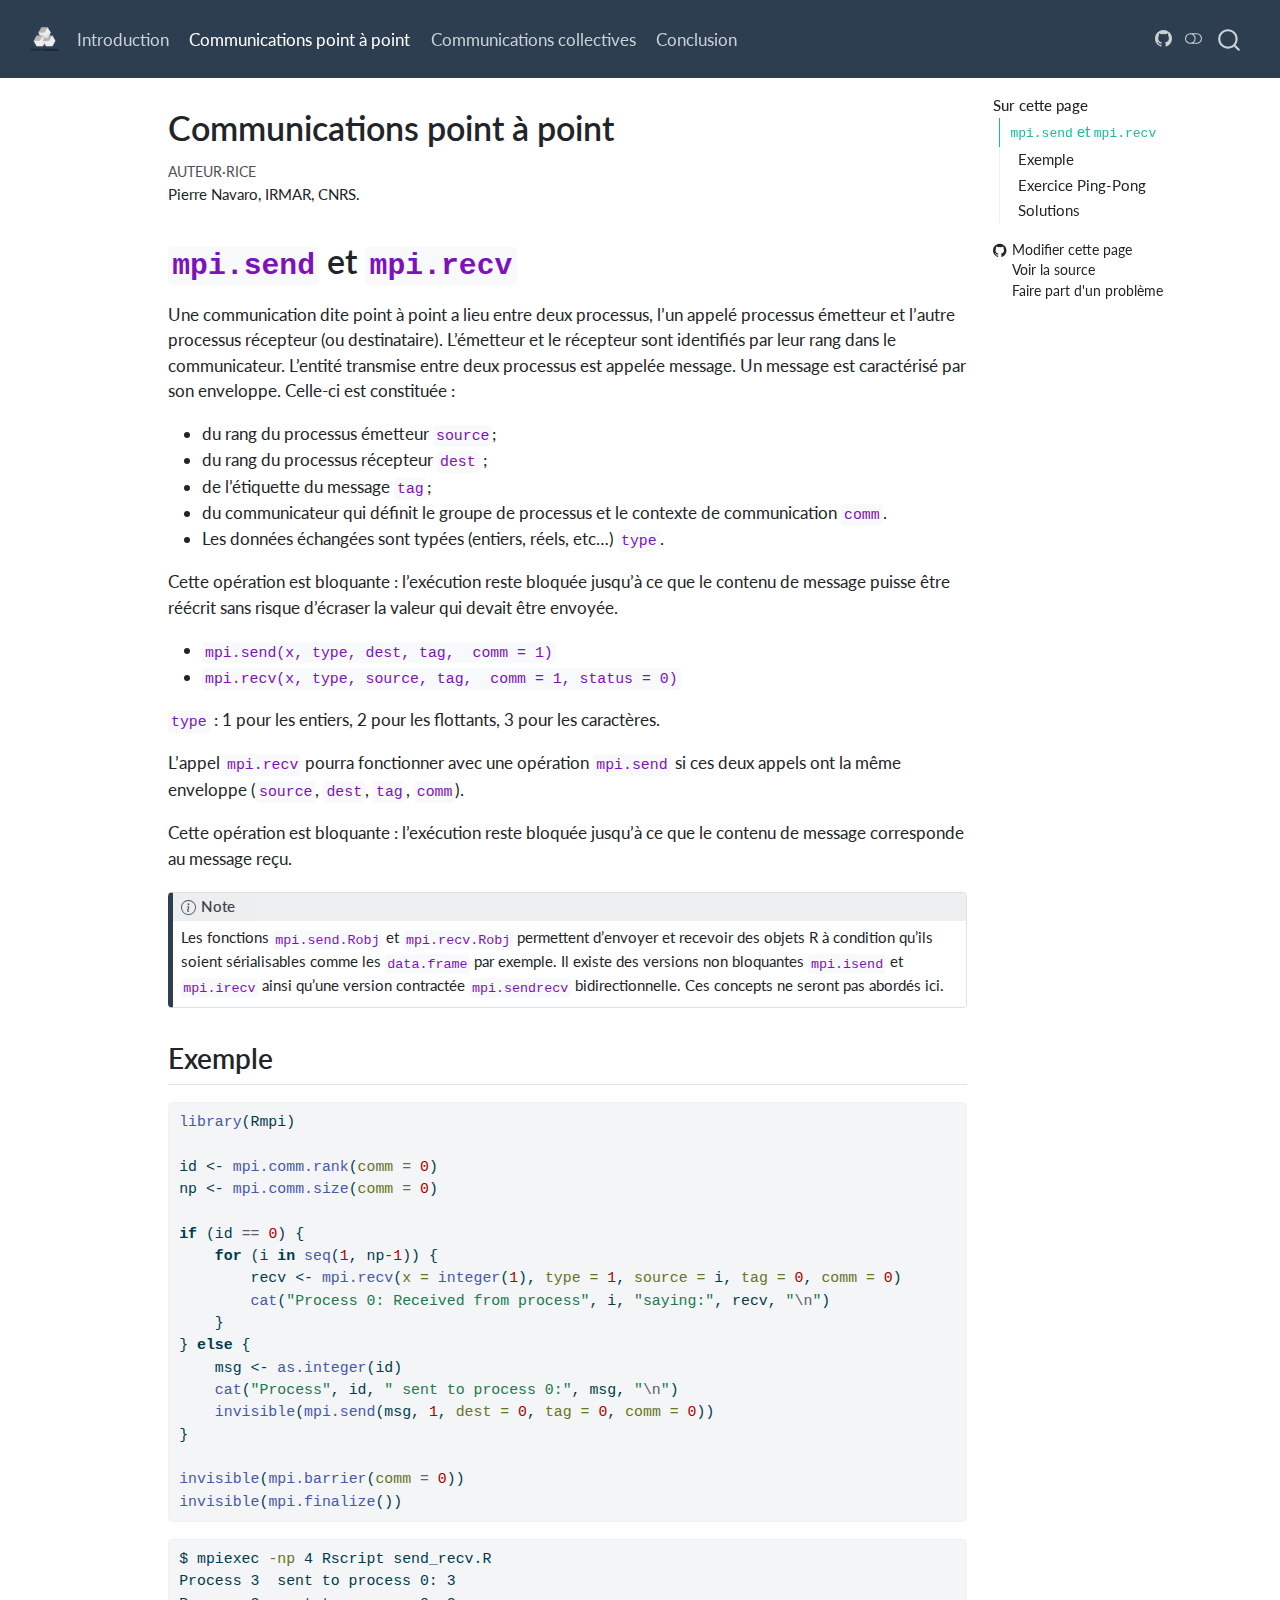
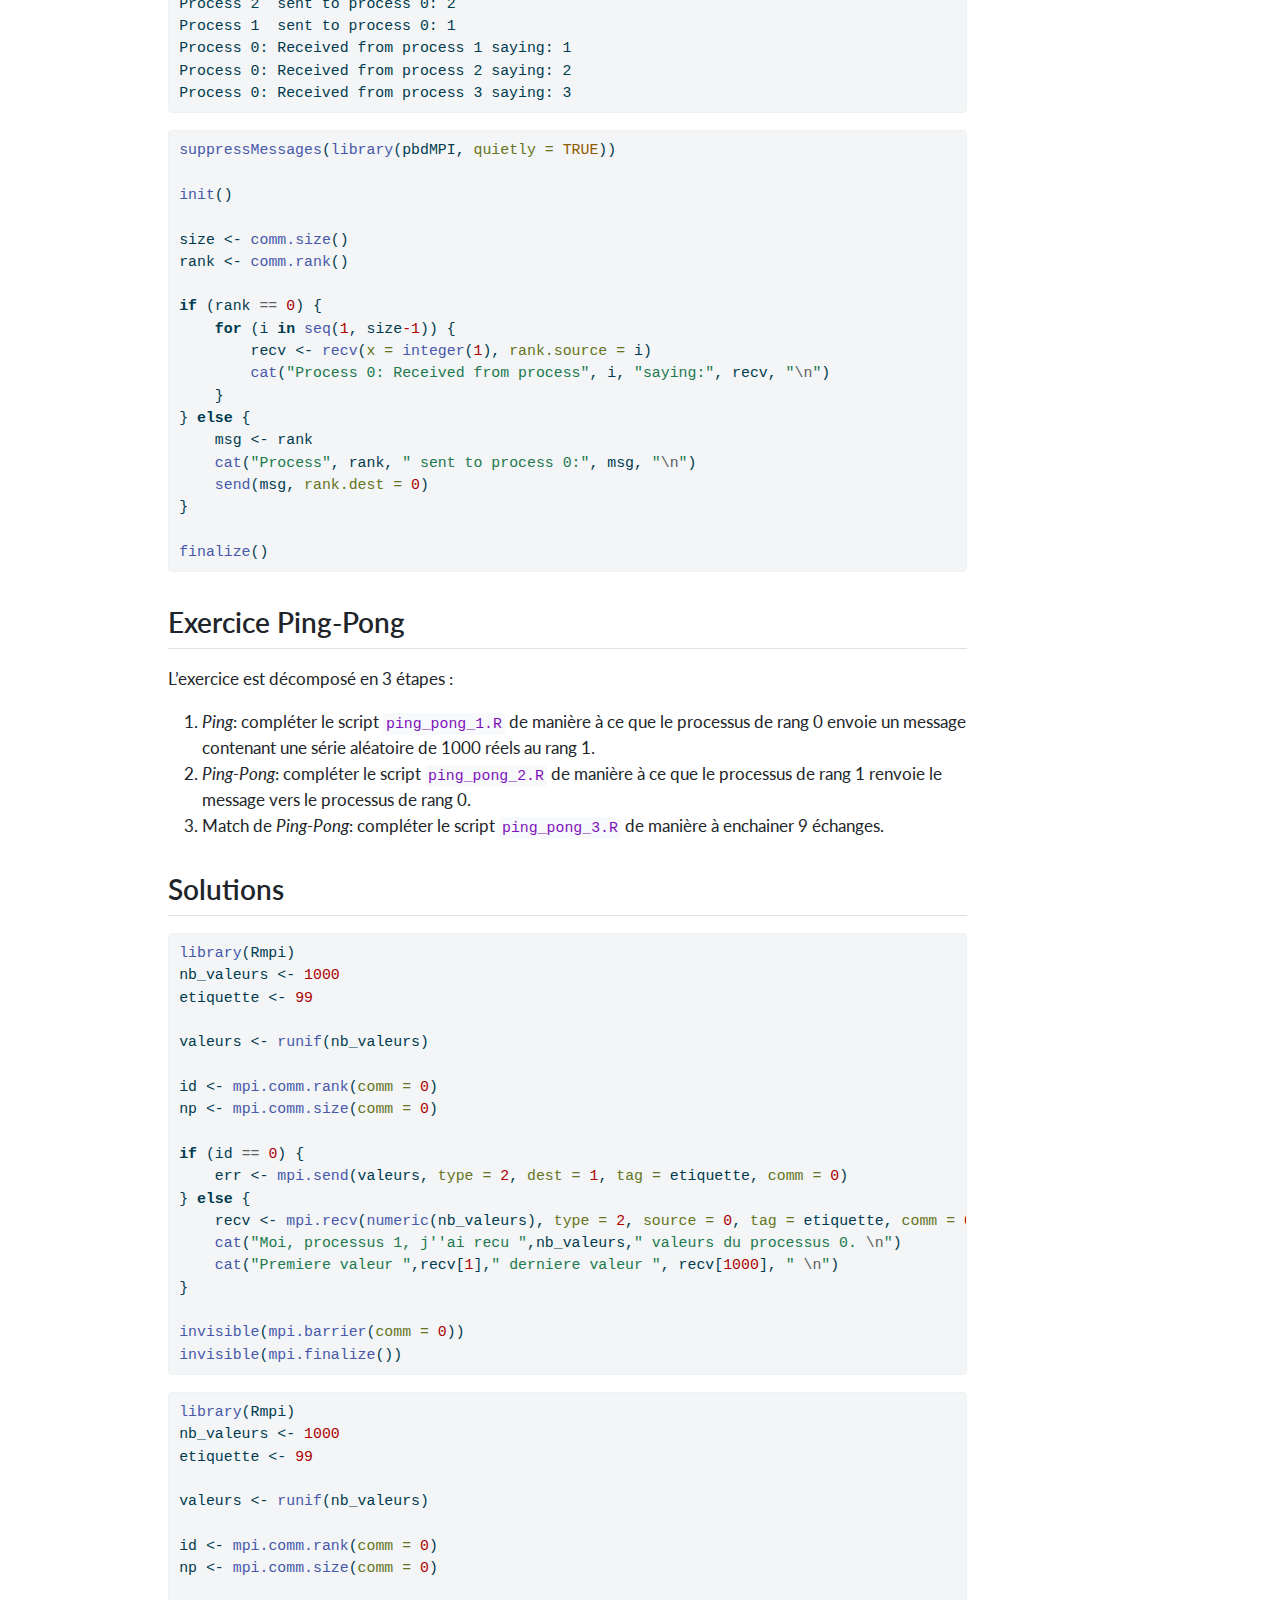
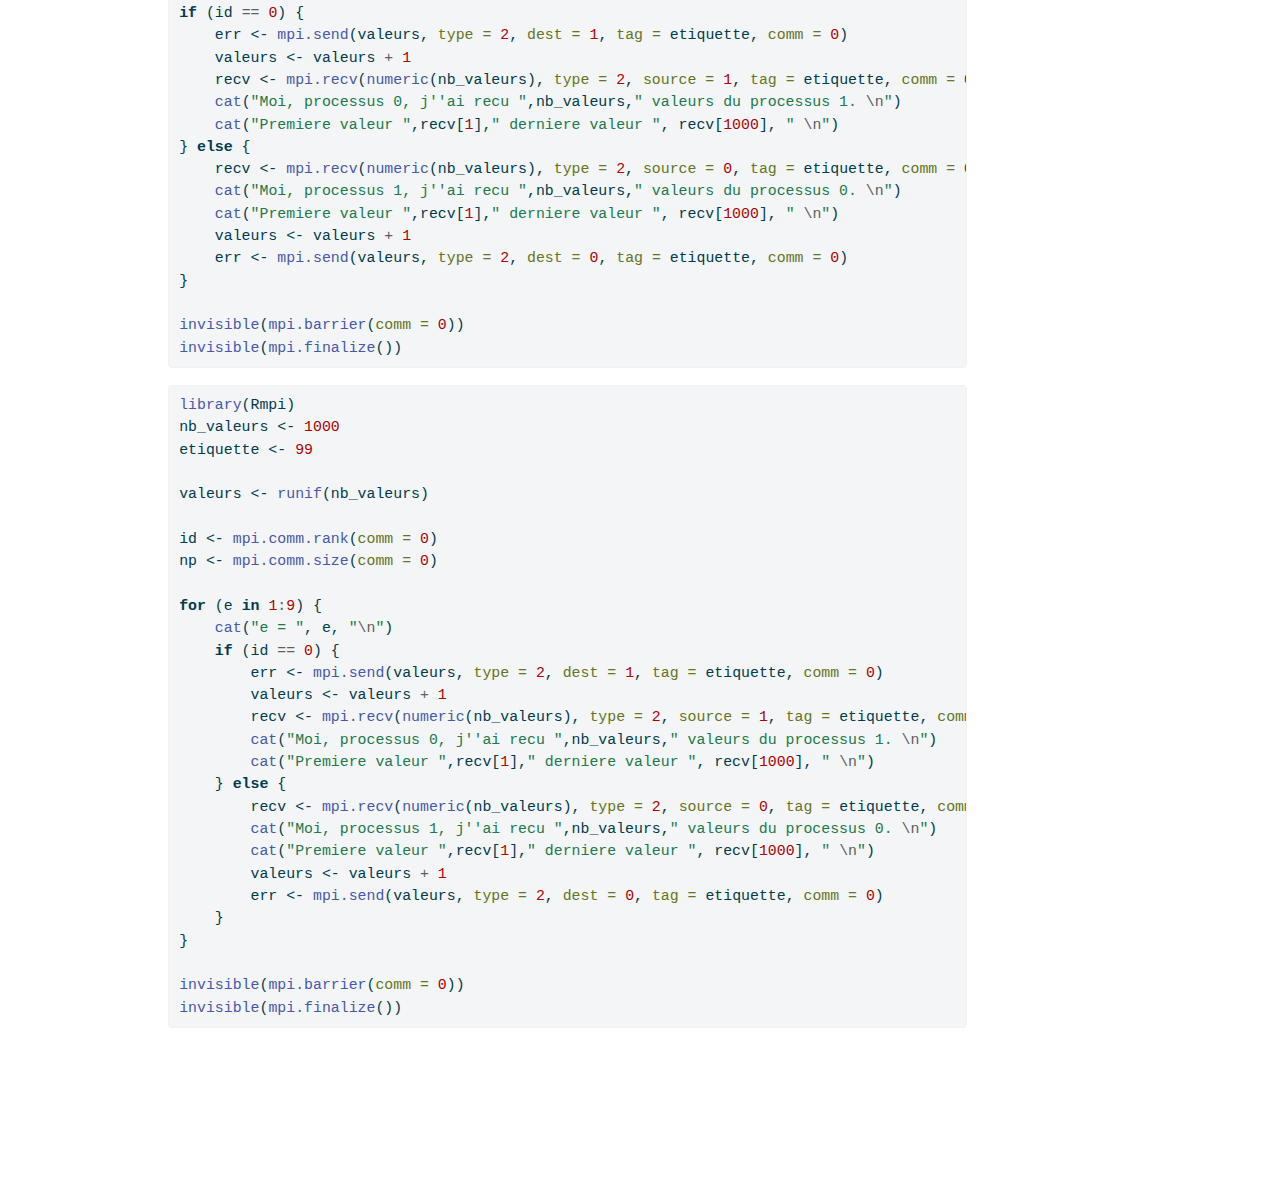
<file: src/com_point_a_point.html>
<!DOCTYPE html>
<html xmlns="http://www.w3.org/1999/xhtml" lang="fr" xml:lang="fr"><head>

<meta charset="utf-8">
<meta name="generator" content="quarto-1.5.57">

<meta name="viewport" content="width=device-width, initial-scale=1.0, user-scalable=yes">

<meta name="author" content="Pierre Navaro, IRMAR, CNRS.">

<title>Communications point à point</title>
<style>
code{white-space: pre-wrap;}
span.smallcaps{font-variant: small-caps;}
div.columns{display: flex; gap: min(4vw, 1.5em);}
div.column{flex: auto; overflow-x: auto;}
div.hanging-indent{margin-left: 1.5em; text-indent: -1.5em;}
ul.task-list{list-style: none;}
ul.task-list li input[type="checkbox"] {
  width: 0.8em;
  margin: 0 0.8em 0.2em -1em; /* quarto-specific, see https://github.com/quarto-dev/quarto-cli/issues/4556 */ 
  vertical-align: middle;
}
/* CSS for syntax highlighting */
pre > code.sourceCode { white-space: pre; position: relative; }
pre > code.sourceCode > span { line-height: 1.25; }
pre > code.sourceCode > span:empty { height: 1.2em; }
.sourceCode { overflow: visible; }
code.sourceCode > span { color: inherit; text-decoration: inherit; }
div.sourceCode { margin: 1em 0; }
pre.sourceCode { margin: 0; }
@media screen {
div.sourceCode { overflow: auto; }
}
@media print {
pre > code.sourceCode { white-space: pre-wrap; }
pre > code.sourceCode > span { display: inline-block; text-indent: -5em; padding-left: 5em; }
}
pre.numberSource code
  { counter-reset: source-line 0; }
pre.numberSource code > span
  { position: relative; left: -4em; counter-increment: source-line; }
pre.numberSource code > span > a:first-child::before
  { content: counter(source-line);
    position: relative; left: -1em; text-align: right; vertical-align: baseline;
    border: none; display: inline-block;
    -webkit-touch-callout: none; -webkit-user-select: none;
    -khtml-user-select: none; -moz-user-select: none;
    -ms-user-select: none; user-select: none;
    padding: 0 4px; width: 4em;
  }
pre.numberSource { margin-left: 3em;  padding-left: 4px; }
div.sourceCode
  {   }
@media screen {
pre > code.sourceCode > span > a:first-child::before { text-decoration: underline; }
}
</style>


<script src="../site_libs/quarto-nav/quarto-nav.js"></script>
<script src="../site_libs/quarto-nav/headroom.min.js"></script>
<script src="../site_libs/clipboard/clipboard.min.js"></script>
<script src="../site_libs/quarto-search/autocomplete.umd.js"></script>
<script src="../site_libs/quarto-search/fuse.min.js"></script>
<script src="../site_libs/quarto-search/quarto-search.js"></script>
<meta name="quarto:offset" content="../">
<script src="../site_libs/quarto-html/quarto.js"></script>
<script src="../site_libs/quarto-html/popper.min.js"></script>
<script src="../site_libs/quarto-html/tippy.umd.min.js"></script>
<script src="../site_libs/quarto-html/anchor.min.js"></script>
<link href="../site_libs/quarto-html/tippy.css" rel="stylesheet">
<link href="../site_libs/quarto-html/quarto-syntax-highlighting.css" rel="stylesheet" class="quarto-color-scheme" id="quarto-text-highlighting-styles">
<link href="../site_libs/quarto-html/quarto-syntax-highlighting-dark.css" rel="prefetch" class="quarto-color-scheme quarto-color-alternate" id="quarto-text-highlighting-styles">
<script src="../site_libs/bootstrap/bootstrap.min.js"></script>
<link href="../site_libs/bootstrap/bootstrap-icons.css" rel="stylesheet">
<link href="../site_libs/bootstrap/bootstrap.min.css" rel="stylesheet" class="quarto-color-scheme" id="quarto-bootstrap" data-mode="light">
<link href="../site_libs/bootstrap/bootstrap-dark.min.css" rel="prefetch" class="quarto-color-scheme quarto-color-alternate" id="quarto-bootstrap" data-mode="dark">
<script id="quarto-search-options" type="application/json">{
  "location": "navbar",
  "copy-button": false,
  "collapse-after": 3,
  "panel-placement": "end",
  "type": "overlay",
  "limit": 50,
  "keyboard-shortcut": [
    "f",
    "/",
    "s"
  ],
  "show-item-context": false,
  "language": {
    "search-no-results-text": "Pas de résultats",
    "search-matching-documents-text": "documents trouvés",
    "search-copy-link-title": "Copier le lien vers la recherche",
    "search-hide-matches-text": "Cacher les correspondances additionnelles",
    "search-more-match-text": "correspondance de plus dans ce document",
    "search-more-matches-text": "correspondances de plus dans ce document",
    "search-clear-button-title": "Effacer",
    "search-text-placeholder": "",
    "search-detached-cancel-button-title": "Annuler",
    "search-submit-button-title": "Envoyer",
    "search-label": "Recherche"
  }
}</script>


</head>

<body class="nav-fixed">

<div id="quarto-search-results"></div>
  <header id="quarto-header" class="headroom fixed-top">
    <nav class="navbar navbar-expand-lg " data-bs-theme="dark">
      <div class="navbar-container container-fluid">
      <div class="navbar-brand-container mx-auto">
    <a href="../index.html" class="navbar-brand navbar-brand-logo">
    <img src="../src/images/logo.png" alt="" class="navbar-logo">
    </a>
  </div>
            <div id="quarto-search" class="" title="Recherche"></div>
          <button class="navbar-toggler" type="button" data-bs-toggle="collapse" data-bs-target="#navbarCollapse" aria-controls="navbarCollapse" role="menu" aria-expanded="false" aria-label="Basculer la navigation" onclick="if (window.quartoToggleHeadroom) { window.quartoToggleHeadroom(); }">
  <span class="navbar-toggler-icon"></span>
</button>
          <div class="collapse navbar-collapse" id="navbarCollapse">
            <ul class="navbar-nav navbar-nav-scroll me-auto">
  <li class="nav-item">
    <a class="nav-link" href="../src/index.html"> 
<span class="menu-text">Introduction</span></a>
  </li>  
  <li class="nav-item">
    <a class="nav-link active" href="../src/com_point_a_point.html" aria-current="page"> 
<span class="menu-text">Communications point à point</span></a>
  </li>  
  <li class="nav-item">
    <a class="nav-link" href="../src/com_collectives.html"> 
<span class="menu-text">Communications collectives</span></a>
  </li>  
  <li class="nav-item">
    <a class="nav-link" href="../src/exercice.html"> 
<span class="menu-text">Conclusion</span></a>
  </li>  
</ul>
          </div> <!-- /navcollapse -->
            <div class="quarto-navbar-tools">
    <a href="https://github.com/GroupeCalcul/ANFRCalculRmpi" title="" class="quarto-navigation-tool px-1" aria-label=""><i class="bi bi-github"></i></a>
  <a href="" class="quarto-color-scheme-toggle quarto-navigation-tool  px-1" onclick="window.quartoToggleColorScheme(); return false;" title="Basculer le mode sombre"><i class="bi"></i></a>
</div>
      </div> <!-- /container-fluid -->
    </nav>
</header>
<!-- content -->
<div id="quarto-content" class="quarto-container page-columns page-rows-contents page-layout-article page-navbar">
<!-- sidebar -->
<!-- margin-sidebar -->
    <div id="quarto-margin-sidebar" class="sidebar margin-sidebar">
        <nav id="TOC" role="doc-toc" class="toc-active">
    <h2 id="toc-title">Sur cette page</h2>
   
  <ul>
  <li><a href="#mpi.send-et-mpi.recv" id="toc-mpi.send-et-mpi.recv" class="nav-link active" data-scroll-target="#mpi.send-et-mpi.recv"><code>mpi.send</code> et <code>mpi.recv</code></a>
  <ul class="collapse">
  <li><a href="#exemple" id="toc-exemple" class="nav-link" data-scroll-target="#exemple">Exemple</a></li>
  <li><a href="#exercice-ping-pong" id="toc-exercice-ping-pong" class="nav-link" data-scroll-target="#exercice-ping-pong">Exercice Ping-Pong</a></li>
  <li><a href="#solutions" id="toc-solutions" class="nav-link" data-scroll-target="#solutions">Solutions</a></li>
  </ul></li>
  </ul>
<div class="toc-actions"><ul><li><a href="https://github.com/GroupeCalcul/ANFRCalculRmpi/edit/main/src/com_point_a_point.qmd" class="toc-action"><i class="bi bi-github"></i>Modifier cette page</a></li><li><a href="https://github.com/GroupeCalcul/ANFRCalculRmpi/blob/main/src/com_point_a_point.qmd" class="toc-action"><i class="bi empty"></i>Voir la source</a></li><li><a href="https://github.com/GroupeCalcul/ANFRCalculRmpi/issues/new" class="toc-action"><i class="bi empty"></i>Faire part d'un problème</a></li></ul></div></nav>
    </div>
<!-- main -->
<main class="content" id="quarto-document-content">

<header id="title-block-header" class="quarto-title-block default">
<div class="quarto-title">
<h1 class="title">Communications point à point</h1>
</div>



<div class="quarto-title-meta">

    <div>
    <div class="quarto-title-meta-heading">Auteur·rice</div>
    <div class="quarto-title-meta-contents">
             <p>Pierre Navaro, IRMAR, CNRS. </p>
          </div>
  </div>
    
  
    
  </div>
  


</header>


<section id="mpi.send-et-mpi.recv" class="level1">
<h1><code>mpi.send</code> et <code>mpi.recv</code></h1>
<p>Une communication dite point à point a lieu entre deux processus, l’un appelé processus émetteur et l’autre processus récepteur (ou destinataire). L’émetteur et le récepteur sont identifiés par leur rang dans le communicateur. L’entité transmise entre deux processus est appelée message. Un message est caractérisé par son enveloppe. Celle-ci est constituée :</p>
<ul>
<li>du rang du processus émetteur <code>source</code>;</li>
<li>du rang du processus récepteur <code>dest</code> ;</li>
<li>de l’étiquette du message <code>tag</code>;</li>
<li>du communicateur qui définit le groupe de processus et le contexte de communication <code>comm</code>.</li>
<li>Les données échangées sont typées (entiers, réels, etc…) <code>type</code>.</li>
</ul>
<p>Cette opération est bloquante : l’exécution reste bloquée jusqu’à ce que le contenu de message puisse être réécrit sans risque d’écraser la valeur qui devait être envoyée.</p>
<ul>
<li><code>mpi.send(x, type, dest, tag,  comm = 1)</code></li>
<li><code>mpi.recv(x, type, source, tag,  comm = 1, status = 0)</code></li>
</ul>
<p><code>type</code> : 1 pour les entiers, 2 pour les flottants, 3 pour les caractères.</p>
<p>L’appel <code>mpi.recv</code> pourra fonctionner avec une opération <code>mpi.send</code> si ces deux appels ont la même enveloppe (<code>source</code>, <code>dest</code>, <code>tag</code>, <code>comm</code>).</p>
<p>Cette opération est bloquante : l’exécution reste bloquée jusqu’à ce que le contenu de message corresponde au message reçu.</p>
<div class="callout callout-style-default callout-note callout-titled">
<div class="callout-header d-flex align-content-center">
<div class="callout-icon-container">
<i class="callout-icon"></i>
</div>
<div class="callout-title-container flex-fill">
Note
</div>
</div>
<div class="callout-body-container callout-body">
<p>Les fonctions <code>mpi.send.Robj</code> et <code>mpi.recv.Robj</code> permettent d’envoyer et recevoir des objets R à condition qu’ils soient sérialisables comme les <code>data.frame</code> par exemple. Il existe des versions non bloquantes <code>mpi.isend</code> et <code>mpi.irecv</code> ainsi qu’une version contractée <code>mpi.sendrecv</code> bidirectionnelle. Ces concepts ne seront pas abordés ici.</p>
</div>
</div>
<section id="exemple" class="level2">
<h2 class="anchored" data-anchor-id="exemple">Exemple</h2>
<div class="sourceCode" id="cb1"><pre class="sourceCode r code-with-copy"><code class="sourceCode r"><span id="cb1-1"><a href="#cb1-1" aria-hidden="true" tabindex="-1"></a><span class="fu">library</span>(Rmpi)</span>
<span id="cb1-2"><a href="#cb1-2" aria-hidden="true" tabindex="-1"></a></span>
<span id="cb1-3"><a href="#cb1-3" aria-hidden="true" tabindex="-1"></a>id <span class="ot">&lt;-</span> <span class="fu">mpi.comm.rank</span>(<span class="at">comm =</span> <span class="dv">0</span>)</span>
<span id="cb1-4"><a href="#cb1-4" aria-hidden="true" tabindex="-1"></a>np <span class="ot">&lt;-</span> <span class="fu">mpi.comm.size</span>(<span class="at">comm =</span> <span class="dv">0</span>)</span>
<span id="cb1-5"><a href="#cb1-5" aria-hidden="true" tabindex="-1"></a></span>
<span id="cb1-6"><a href="#cb1-6" aria-hidden="true" tabindex="-1"></a><span class="cf">if</span> (id <span class="sc">==</span> <span class="dv">0</span>) {</span>
<span id="cb1-7"><a href="#cb1-7" aria-hidden="true" tabindex="-1"></a>    <span class="cf">for</span> (i <span class="cf">in</span> <span class="fu">seq</span>(<span class="dv">1</span>, np<span class="dv">-1</span>)) {</span>
<span id="cb1-8"><a href="#cb1-8" aria-hidden="true" tabindex="-1"></a>        recv <span class="ot">&lt;-</span> <span class="fu">mpi.recv</span>(<span class="at">x =</span> <span class="fu">integer</span>(<span class="dv">1</span>), <span class="at">type =</span> <span class="dv">1</span>, <span class="at">source =</span> i, <span class="at">tag =</span> <span class="dv">0</span>, <span class="at">comm =</span> <span class="dv">0</span>)</span>
<span id="cb1-9"><a href="#cb1-9" aria-hidden="true" tabindex="-1"></a>        <span class="fu">cat</span>(<span class="st">"Process 0: Received from process"</span>, i, <span class="st">"saying:"</span>, recv, <span class="st">"</span><span class="sc">\n</span><span class="st">"</span>)</span>
<span id="cb1-10"><a href="#cb1-10" aria-hidden="true" tabindex="-1"></a>    }</span>
<span id="cb1-11"><a href="#cb1-11" aria-hidden="true" tabindex="-1"></a>} <span class="cf">else</span> {</span>
<span id="cb1-12"><a href="#cb1-12" aria-hidden="true" tabindex="-1"></a>    msg <span class="ot">&lt;-</span> <span class="fu">as.integer</span>(id)</span>
<span id="cb1-13"><a href="#cb1-13" aria-hidden="true" tabindex="-1"></a>    <span class="fu">cat</span>(<span class="st">"Process"</span>, id, <span class="st">" sent to process 0:"</span>, msg, <span class="st">"</span><span class="sc">\n</span><span class="st">"</span>)</span>
<span id="cb1-14"><a href="#cb1-14" aria-hidden="true" tabindex="-1"></a>    <span class="fu">invisible</span>(<span class="fu">mpi.send</span>(msg, <span class="dv">1</span>, <span class="at">dest =</span> <span class="dv">0</span>, <span class="at">tag =</span> <span class="dv">0</span>, <span class="at">comm =</span> <span class="dv">0</span>))</span>
<span id="cb1-15"><a href="#cb1-15" aria-hidden="true" tabindex="-1"></a>}</span>
<span id="cb1-16"><a href="#cb1-16" aria-hidden="true" tabindex="-1"></a></span>
<span id="cb1-17"><a href="#cb1-17" aria-hidden="true" tabindex="-1"></a><span class="fu">invisible</span>(<span class="fu">mpi.barrier</span>(<span class="at">comm =</span> <span class="dv">0</span>))</span>
<span id="cb1-18"><a href="#cb1-18" aria-hidden="true" tabindex="-1"></a><span class="fu">invisible</span>(<span class="fu">mpi.finalize</span>())</span></code><button title="Copier vers le presse-papier" class="code-copy-button"><i class="bi"></i></button></pre></div>
<div class="sourceCode" id="cb2"><pre class="sourceCode bash code-with-copy"><code class="sourceCode bash"><span id="cb2-1"><a href="#cb2-1" aria-hidden="true" tabindex="-1"></a><span class="ex">$</span> mpiexec <span class="at">-np</span> 4 Rscript send_recv.R</span>
<span id="cb2-2"><a href="#cb2-2" aria-hidden="true" tabindex="-1"></a><span class="ex">Process</span> 3  sent to process 0: 3</span>
<span id="cb2-3"><a href="#cb2-3" aria-hidden="true" tabindex="-1"></a><span class="ex">Process</span> 2  sent to process 0: 2</span>
<span id="cb2-4"><a href="#cb2-4" aria-hidden="true" tabindex="-1"></a><span class="ex">Process</span> 1  sent to process 0: 1</span>
<span id="cb2-5"><a href="#cb2-5" aria-hidden="true" tabindex="-1"></a><span class="ex">Process</span> 0: Received from process 1 saying: 1</span>
<span id="cb2-6"><a href="#cb2-6" aria-hidden="true" tabindex="-1"></a><span class="ex">Process</span> 0: Received from process 2 saying: 2</span>
<span id="cb2-7"><a href="#cb2-7" aria-hidden="true" tabindex="-1"></a><span class="ex">Process</span> 0: Received from process 3 saying: 3</span></code><button title="Copier vers le presse-papier" class="code-copy-button"><i class="bi"></i></button></pre></div>
<div class="sourceCode" id="cb3"><pre class="sourceCode r code-with-copy"><code class="sourceCode r"><span id="cb3-1"><a href="#cb3-1" aria-hidden="true" tabindex="-1"></a><span class="fu">suppressMessages</span>(<span class="fu">library</span>(pbdMPI, <span class="at">quietly =</span> <span class="cn">TRUE</span>))</span>
<span id="cb3-2"><a href="#cb3-2" aria-hidden="true" tabindex="-1"></a></span>
<span id="cb3-3"><a href="#cb3-3" aria-hidden="true" tabindex="-1"></a><span class="fu">init</span>()</span>
<span id="cb3-4"><a href="#cb3-4" aria-hidden="true" tabindex="-1"></a></span>
<span id="cb3-5"><a href="#cb3-5" aria-hidden="true" tabindex="-1"></a>size <span class="ot">&lt;-</span> <span class="fu">comm.size</span>()</span>
<span id="cb3-6"><a href="#cb3-6" aria-hidden="true" tabindex="-1"></a>rank <span class="ot">&lt;-</span> <span class="fu">comm.rank</span>()</span>
<span id="cb3-7"><a href="#cb3-7" aria-hidden="true" tabindex="-1"></a></span>
<span id="cb3-8"><a href="#cb3-8" aria-hidden="true" tabindex="-1"></a><span class="cf">if</span> (rank <span class="sc">==</span> <span class="dv">0</span>) {</span>
<span id="cb3-9"><a href="#cb3-9" aria-hidden="true" tabindex="-1"></a>    <span class="cf">for</span> (i <span class="cf">in</span> <span class="fu">seq</span>(<span class="dv">1</span>, size<span class="dv">-1</span>)) {</span>
<span id="cb3-10"><a href="#cb3-10" aria-hidden="true" tabindex="-1"></a>        recv <span class="ot">&lt;-</span> <span class="fu">recv</span>(<span class="at">x =</span> <span class="fu">integer</span>(<span class="dv">1</span>), <span class="at">rank.source =</span> i)</span>
<span id="cb3-11"><a href="#cb3-11" aria-hidden="true" tabindex="-1"></a>        <span class="fu">cat</span>(<span class="st">"Process 0: Received from process"</span>, i, <span class="st">"saying:"</span>, recv, <span class="st">"</span><span class="sc">\n</span><span class="st">"</span>)</span>
<span id="cb3-12"><a href="#cb3-12" aria-hidden="true" tabindex="-1"></a>    }</span>
<span id="cb3-13"><a href="#cb3-13" aria-hidden="true" tabindex="-1"></a>} <span class="cf">else</span> {</span>
<span id="cb3-14"><a href="#cb3-14" aria-hidden="true" tabindex="-1"></a>    msg <span class="ot">&lt;-</span> rank</span>
<span id="cb3-15"><a href="#cb3-15" aria-hidden="true" tabindex="-1"></a>    <span class="fu">cat</span>(<span class="st">"Process"</span>, rank, <span class="st">" sent to process 0:"</span>, msg, <span class="st">"</span><span class="sc">\n</span><span class="st">"</span>)</span>
<span id="cb3-16"><a href="#cb3-16" aria-hidden="true" tabindex="-1"></a>    <span class="fu">send</span>(msg, <span class="at">rank.dest =</span> <span class="dv">0</span>)</span>
<span id="cb3-17"><a href="#cb3-17" aria-hidden="true" tabindex="-1"></a>}</span>
<span id="cb3-18"><a href="#cb3-18" aria-hidden="true" tabindex="-1"></a></span>
<span id="cb3-19"><a href="#cb3-19" aria-hidden="true" tabindex="-1"></a><span class="fu">finalize</span>()</span>
<span id="cb3-20"><a href="#cb3-20" aria-hidden="true" tabindex="-1"></a></span></code><button title="Copier vers le presse-papier" class="code-copy-button"><i class="bi"></i></button></pre></div>
</section>
<section id="exercice-ping-pong" class="level2">
<h2 class="anchored" data-anchor-id="exercice-ping-pong">Exercice Ping-Pong</h2>
<p>L’exercice est décomposé en 3 étapes :</p>
<ol type="1">
<li><em>Ping</em>: compléter le script <code>ping_pong_1.R</code> de manière à ce que le processus de rang 0 envoie un message contenant une série aléatoire de 1000 réels au rang 1.</li>
<li><em>Ping-Pong</em>: compléter le script <code>ping_pong_2.R</code> de manière à ce que le processus de rang 1 renvoie le message vers le processus de rang 0.</li>
<li>Match de <em>Ping-Pong</em>: compléter le script <code>ping_pong_3.R</code> de manière à enchainer 9 échanges.</li>
</ol>
</section>
<section id="solutions" class="level2">
<h2 class="anchored" data-anchor-id="solutions">Solutions</h2>
<div class="sourceCode" id="cb4"><pre class="sourceCode r code-with-copy"><code class="sourceCode r"><span id="cb4-1"><a href="#cb4-1" aria-hidden="true" tabindex="-1"></a><span class="fu">library</span>(Rmpi)</span>
<span id="cb4-2"><a href="#cb4-2" aria-hidden="true" tabindex="-1"></a>nb_valeurs <span class="ot">&lt;-</span> <span class="dv">1000</span></span>
<span id="cb4-3"><a href="#cb4-3" aria-hidden="true" tabindex="-1"></a>etiquette <span class="ot">&lt;-</span> <span class="dv">99</span></span>
<span id="cb4-4"><a href="#cb4-4" aria-hidden="true" tabindex="-1"></a></span>
<span id="cb4-5"><a href="#cb4-5" aria-hidden="true" tabindex="-1"></a>valeurs <span class="ot">&lt;-</span> <span class="fu">runif</span>(nb_valeurs)</span>
<span id="cb4-6"><a href="#cb4-6" aria-hidden="true" tabindex="-1"></a></span>
<span id="cb4-7"><a href="#cb4-7" aria-hidden="true" tabindex="-1"></a>id <span class="ot">&lt;-</span> <span class="fu">mpi.comm.rank</span>(<span class="at">comm =</span> <span class="dv">0</span>)</span>
<span id="cb4-8"><a href="#cb4-8" aria-hidden="true" tabindex="-1"></a>np <span class="ot">&lt;-</span> <span class="fu">mpi.comm.size</span>(<span class="at">comm =</span> <span class="dv">0</span>)</span>
<span id="cb4-9"><a href="#cb4-9" aria-hidden="true" tabindex="-1"></a></span>
<span id="cb4-10"><a href="#cb4-10" aria-hidden="true" tabindex="-1"></a><span class="cf">if</span> (id <span class="sc">==</span> <span class="dv">0</span>) {</span>
<span id="cb4-11"><a href="#cb4-11" aria-hidden="true" tabindex="-1"></a>    err <span class="ot">&lt;-</span> <span class="fu">mpi.send</span>(valeurs, <span class="at">type =</span> <span class="dv">2</span>, <span class="at">dest =</span> <span class="dv">1</span>, <span class="at">tag =</span> etiquette, <span class="at">comm =</span> <span class="dv">0</span>)</span>
<span id="cb4-12"><a href="#cb4-12" aria-hidden="true" tabindex="-1"></a>} <span class="cf">else</span> {</span>
<span id="cb4-13"><a href="#cb4-13" aria-hidden="true" tabindex="-1"></a>    recv <span class="ot">&lt;-</span> <span class="fu">mpi.recv</span>(<span class="fu">numeric</span>(nb_valeurs), <span class="at">type =</span> <span class="dv">2</span>, <span class="at">source =</span> <span class="dv">0</span>, <span class="at">tag =</span> etiquette, <span class="at">comm =</span> <span class="dv">0</span>)</span>
<span id="cb4-14"><a href="#cb4-14" aria-hidden="true" tabindex="-1"></a>    <span class="fu">cat</span>(<span class="st">"Moi, processus 1, j''ai recu "</span>,nb_valeurs,<span class="st">" valeurs du processus 0. </span><span class="sc">\n</span><span class="st">"</span>)</span>
<span id="cb4-15"><a href="#cb4-15" aria-hidden="true" tabindex="-1"></a>    <span class="fu">cat</span>(<span class="st">"Premiere valeur "</span>,recv[<span class="dv">1</span>],<span class="st">" derniere valeur "</span>, recv[<span class="dv">1000</span>], <span class="st">" </span><span class="sc">\n</span><span class="st">"</span>)</span>
<span id="cb4-16"><a href="#cb4-16" aria-hidden="true" tabindex="-1"></a>}</span>
<span id="cb4-17"><a href="#cb4-17" aria-hidden="true" tabindex="-1"></a></span>
<span id="cb4-18"><a href="#cb4-18" aria-hidden="true" tabindex="-1"></a><span class="fu">invisible</span>(<span class="fu">mpi.barrier</span>(<span class="at">comm =</span> <span class="dv">0</span>))</span>
<span id="cb4-19"><a href="#cb4-19" aria-hidden="true" tabindex="-1"></a><span class="fu">invisible</span>(<span class="fu">mpi.finalize</span>())</span></code><button title="Copier vers le presse-papier" class="code-copy-button"><i class="bi"></i></button></pre></div>
<div class="sourceCode" id="cb5"><pre class="sourceCode r code-with-copy"><code class="sourceCode r"><span id="cb5-1"><a href="#cb5-1" aria-hidden="true" tabindex="-1"></a><span class="fu">library</span>(Rmpi)</span>
<span id="cb5-2"><a href="#cb5-2" aria-hidden="true" tabindex="-1"></a>nb_valeurs <span class="ot">&lt;-</span> <span class="dv">1000</span></span>
<span id="cb5-3"><a href="#cb5-3" aria-hidden="true" tabindex="-1"></a>etiquette <span class="ot">&lt;-</span> <span class="dv">99</span></span>
<span id="cb5-4"><a href="#cb5-4" aria-hidden="true" tabindex="-1"></a></span>
<span id="cb5-5"><a href="#cb5-5" aria-hidden="true" tabindex="-1"></a>valeurs <span class="ot">&lt;-</span> <span class="fu">runif</span>(nb_valeurs)</span>
<span id="cb5-6"><a href="#cb5-6" aria-hidden="true" tabindex="-1"></a></span>
<span id="cb5-7"><a href="#cb5-7" aria-hidden="true" tabindex="-1"></a>id <span class="ot">&lt;-</span> <span class="fu">mpi.comm.rank</span>(<span class="at">comm =</span> <span class="dv">0</span>)</span>
<span id="cb5-8"><a href="#cb5-8" aria-hidden="true" tabindex="-1"></a>np <span class="ot">&lt;-</span> <span class="fu">mpi.comm.size</span>(<span class="at">comm =</span> <span class="dv">0</span>)</span>
<span id="cb5-9"><a href="#cb5-9" aria-hidden="true" tabindex="-1"></a></span>
<span id="cb5-10"><a href="#cb5-10" aria-hidden="true" tabindex="-1"></a><span class="cf">if</span> (id <span class="sc">==</span> <span class="dv">0</span>) {</span>
<span id="cb5-11"><a href="#cb5-11" aria-hidden="true" tabindex="-1"></a>    err <span class="ot">&lt;-</span> <span class="fu">mpi.send</span>(valeurs, <span class="at">type =</span> <span class="dv">2</span>, <span class="at">dest =</span> <span class="dv">1</span>, <span class="at">tag =</span> etiquette, <span class="at">comm =</span> <span class="dv">0</span>)</span>
<span id="cb5-12"><a href="#cb5-12" aria-hidden="true" tabindex="-1"></a>    valeurs <span class="ot">&lt;-</span> valeurs <span class="sc">+</span> <span class="dv">1</span></span>
<span id="cb5-13"><a href="#cb5-13" aria-hidden="true" tabindex="-1"></a>    recv <span class="ot">&lt;-</span> <span class="fu">mpi.recv</span>(<span class="fu">numeric</span>(nb_valeurs), <span class="at">type =</span> <span class="dv">2</span>, <span class="at">source =</span> <span class="dv">1</span>, <span class="at">tag =</span> etiquette, <span class="at">comm =</span> <span class="dv">0</span>)</span>
<span id="cb5-14"><a href="#cb5-14" aria-hidden="true" tabindex="-1"></a>    <span class="fu">cat</span>(<span class="st">"Moi, processus 0, j''ai recu "</span>,nb_valeurs,<span class="st">" valeurs du processus 1. </span><span class="sc">\n</span><span class="st">"</span>)</span>
<span id="cb5-15"><a href="#cb5-15" aria-hidden="true" tabindex="-1"></a>    <span class="fu">cat</span>(<span class="st">"Premiere valeur "</span>,recv[<span class="dv">1</span>],<span class="st">" derniere valeur "</span>, recv[<span class="dv">1000</span>], <span class="st">" </span><span class="sc">\n</span><span class="st">"</span>)</span>
<span id="cb5-16"><a href="#cb5-16" aria-hidden="true" tabindex="-1"></a>} <span class="cf">else</span> {</span>
<span id="cb5-17"><a href="#cb5-17" aria-hidden="true" tabindex="-1"></a>    recv <span class="ot">&lt;-</span> <span class="fu">mpi.recv</span>(<span class="fu">numeric</span>(nb_valeurs), <span class="at">type =</span> <span class="dv">2</span>, <span class="at">source =</span> <span class="dv">0</span>, <span class="at">tag =</span> etiquette, <span class="at">comm =</span> <span class="dv">0</span>)</span>
<span id="cb5-18"><a href="#cb5-18" aria-hidden="true" tabindex="-1"></a>    <span class="fu">cat</span>(<span class="st">"Moi, processus 1, j''ai recu "</span>,nb_valeurs,<span class="st">" valeurs du processus 0. </span><span class="sc">\n</span><span class="st">"</span>)</span>
<span id="cb5-19"><a href="#cb5-19" aria-hidden="true" tabindex="-1"></a>    <span class="fu">cat</span>(<span class="st">"Premiere valeur "</span>,recv[<span class="dv">1</span>],<span class="st">" derniere valeur "</span>, recv[<span class="dv">1000</span>], <span class="st">" </span><span class="sc">\n</span><span class="st">"</span>)</span>
<span id="cb5-20"><a href="#cb5-20" aria-hidden="true" tabindex="-1"></a>    valeurs <span class="ot">&lt;-</span> valeurs <span class="sc">+</span> <span class="dv">1</span></span>
<span id="cb5-21"><a href="#cb5-21" aria-hidden="true" tabindex="-1"></a>    err <span class="ot">&lt;-</span> <span class="fu">mpi.send</span>(valeurs, <span class="at">type =</span> <span class="dv">2</span>, <span class="at">dest =</span> <span class="dv">0</span>, <span class="at">tag =</span> etiquette, <span class="at">comm =</span> <span class="dv">0</span>)</span>
<span id="cb5-22"><a href="#cb5-22" aria-hidden="true" tabindex="-1"></a>}</span>
<span id="cb5-23"><a href="#cb5-23" aria-hidden="true" tabindex="-1"></a></span>
<span id="cb5-24"><a href="#cb5-24" aria-hidden="true" tabindex="-1"></a><span class="fu">invisible</span>(<span class="fu">mpi.barrier</span>(<span class="at">comm =</span> <span class="dv">0</span>))</span>
<span id="cb5-25"><a href="#cb5-25" aria-hidden="true" tabindex="-1"></a><span class="fu">invisible</span>(<span class="fu">mpi.finalize</span>())</span></code><button title="Copier vers le presse-papier" class="code-copy-button"><i class="bi"></i></button></pre></div>
<div class="sourceCode" id="cb6"><pre class="sourceCode r code-with-copy"><code class="sourceCode r"><span id="cb6-1"><a href="#cb6-1" aria-hidden="true" tabindex="-1"></a><span class="fu">library</span>(Rmpi)</span>
<span id="cb6-2"><a href="#cb6-2" aria-hidden="true" tabindex="-1"></a>nb_valeurs <span class="ot">&lt;-</span> <span class="dv">1000</span></span>
<span id="cb6-3"><a href="#cb6-3" aria-hidden="true" tabindex="-1"></a>etiquette <span class="ot">&lt;-</span> <span class="dv">99</span></span>
<span id="cb6-4"><a href="#cb6-4" aria-hidden="true" tabindex="-1"></a></span>
<span id="cb6-5"><a href="#cb6-5" aria-hidden="true" tabindex="-1"></a>valeurs <span class="ot">&lt;-</span> <span class="fu">runif</span>(nb_valeurs)</span>
<span id="cb6-6"><a href="#cb6-6" aria-hidden="true" tabindex="-1"></a></span>
<span id="cb6-7"><a href="#cb6-7" aria-hidden="true" tabindex="-1"></a>id <span class="ot">&lt;-</span> <span class="fu">mpi.comm.rank</span>(<span class="at">comm =</span> <span class="dv">0</span>)</span>
<span id="cb6-8"><a href="#cb6-8" aria-hidden="true" tabindex="-1"></a>np <span class="ot">&lt;-</span> <span class="fu">mpi.comm.size</span>(<span class="at">comm =</span> <span class="dv">0</span>)</span>
<span id="cb6-9"><a href="#cb6-9" aria-hidden="true" tabindex="-1"></a></span>
<span id="cb6-10"><a href="#cb6-10" aria-hidden="true" tabindex="-1"></a><span class="cf">for</span> (e <span class="cf">in</span> <span class="dv">1</span><span class="sc">:</span><span class="dv">9</span>) {</span>
<span id="cb6-11"><a href="#cb6-11" aria-hidden="true" tabindex="-1"></a>    <span class="fu">cat</span>(<span class="st">"e = "</span>, e, <span class="st">"</span><span class="sc">\n</span><span class="st">"</span>)</span>
<span id="cb6-12"><a href="#cb6-12" aria-hidden="true" tabindex="-1"></a>    <span class="cf">if</span> (id <span class="sc">==</span> <span class="dv">0</span>) {</span>
<span id="cb6-13"><a href="#cb6-13" aria-hidden="true" tabindex="-1"></a>        err <span class="ot">&lt;-</span> <span class="fu">mpi.send</span>(valeurs, <span class="at">type =</span> <span class="dv">2</span>, <span class="at">dest =</span> <span class="dv">1</span>, <span class="at">tag =</span> etiquette, <span class="at">comm =</span> <span class="dv">0</span>)</span>
<span id="cb6-14"><a href="#cb6-14" aria-hidden="true" tabindex="-1"></a>        valeurs <span class="ot">&lt;-</span> valeurs <span class="sc">+</span> <span class="dv">1</span></span>
<span id="cb6-15"><a href="#cb6-15" aria-hidden="true" tabindex="-1"></a>        recv <span class="ot">&lt;-</span> <span class="fu">mpi.recv</span>(<span class="fu">numeric</span>(nb_valeurs), <span class="at">type =</span> <span class="dv">2</span>, <span class="at">source =</span> <span class="dv">1</span>, <span class="at">tag =</span> etiquette, <span class="at">comm =</span> <span class="dv">0</span>)</span>
<span id="cb6-16"><a href="#cb6-16" aria-hidden="true" tabindex="-1"></a>        <span class="fu">cat</span>(<span class="st">"Moi, processus 0, j''ai recu "</span>,nb_valeurs,<span class="st">" valeurs du processus 1. </span><span class="sc">\n</span><span class="st">"</span>)</span>
<span id="cb6-17"><a href="#cb6-17" aria-hidden="true" tabindex="-1"></a>        <span class="fu">cat</span>(<span class="st">"Premiere valeur "</span>,recv[<span class="dv">1</span>],<span class="st">" derniere valeur "</span>, recv[<span class="dv">1000</span>], <span class="st">" </span><span class="sc">\n</span><span class="st">"</span>)</span>
<span id="cb6-18"><a href="#cb6-18" aria-hidden="true" tabindex="-1"></a>    } <span class="cf">else</span> {</span>
<span id="cb6-19"><a href="#cb6-19" aria-hidden="true" tabindex="-1"></a>        recv <span class="ot">&lt;-</span> <span class="fu">mpi.recv</span>(<span class="fu">numeric</span>(nb_valeurs), <span class="at">type =</span> <span class="dv">2</span>, <span class="at">source =</span> <span class="dv">0</span>, <span class="at">tag =</span> etiquette, <span class="at">comm =</span> <span class="dv">0</span>)</span>
<span id="cb6-20"><a href="#cb6-20" aria-hidden="true" tabindex="-1"></a>        <span class="fu">cat</span>(<span class="st">"Moi, processus 1, j''ai recu "</span>,nb_valeurs,<span class="st">" valeurs du processus 0. </span><span class="sc">\n</span><span class="st">"</span>)</span>
<span id="cb6-21"><a href="#cb6-21" aria-hidden="true" tabindex="-1"></a>        <span class="fu">cat</span>(<span class="st">"Premiere valeur "</span>,recv[<span class="dv">1</span>],<span class="st">" derniere valeur "</span>, recv[<span class="dv">1000</span>], <span class="st">" </span><span class="sc">\n</span><span class="st">"</span>)</span>
<span id="cb6-22"><a href="#cb6-22" aria-hidden="true" tabindex="-1"></a>        valeurs <span class="ot">&lt;-</span> valeurs <span class="sc">+</span> <span class="dv">1</span></span>
<span id="cb6-23"><a href="#cb6-23" aria-hidden="true" tabindex="-1"></a>        err <span class="ot">&lt;-</span> <span class="fu">mpi.send</span>(valeurs, <span class="at">type =</span> <span class="dv">2</span>, <span class="at">dest =</span> <span class="dv">0</span>, <span class="at">tag =</span> etiquette, <span class="at">comm =</span> <span class="dv">0</span>)</span>
<span id="cb6-24"><a href="#cb6-24" aria-hidden="true" tabindex="-1"></a>    }</span>
<span id="cb6-25"><a href="#cb6-25" aria-hidden="true" tabindex="-1"></a>}</span>
<span id="cb6-26"><a href="#cb6-26" aria-hidden="true" tabindex="-1"></a></span>
<span id="cb6-27"><a href="#cb6-27" aria-hidden="true" tabindex="-1"></a><span class="fu">invisible</span>(<span class="fu">mpi.barrier</span>(<span class="at">comm =</span> <span class="dv">0</span>))</span>
<span id="cb6-28"><a href="#cb6-28" aria-hidden="true" tabindex="-1"></a><span class="fu">invisible</span>(<span class="fu">mpi.finalize</span>())</span></code><button title="Copier vers le presse-papier" class="code-copy-button"><i class="bi"></i></button></pre></div>


</section>
</section>

</main> <!-- /main -->
<script id="quarto-html-after-body" type="application/javascript">
window.document.addEventListener("DOMContentLoaded", function (event) {
  const toggleBodyColorMode = (bsSheetEl) => {
    const mode = bsSheetEl.getAttribute("data-mode");
    const bodyEl = window.document.querySelector("body");
    if (mode === "dark") {
      bodyEl.classList.add("quarto-dark");
      bodyEl.classList.remove("quarto-light");
    } else {
      bodyEl.classList.add("quarto-light");
      bodyEl.classList.remove("quarto-dark");
    }
  }
  const toggleBodyColorPrimary = () => {
    const bsSheetEl = window.document.querySelector("link#quarto-bootstrap");
    if (bsSheetEl) {
      toggleBodyColorMode(bsSheetEl);
    }
  }
  toggleBodyColorPrimary();  
  const disableStylesheet = (stylesheets) => {
    for (let i=0; i < stylesheets.length; i++) {
      const stylesheet = stylesheets[i];
      stylesheet.rel = 'prefetch';
    }
  }
  const enableStylesheet = (stylesheets) => {
    for (let i=0; i < stylesheets.length; i++) {
      const stylesheet = stylesheets[i];
      stylesheet.rel = 'stylesheet';
    }
  }
  const manageTransitions = (selector, allowTransitions) => {
    const els = window.document.querySelectorAll(selector);
    for (let i=0; i < els.length; i++) {
      const el = els[i];
      if (allowTransitions) {
        el.classList.remove('notransition');
      } else {
        el.classList.add('notransition');
      }
    }
  }
  const toggleGiscusIfUsed = (isAlternate, darkModeDefault) => {
    const baseTheme = document.querySelector('#giscus-base-theme')?.value ?? 'light';
    const alternateTheme = document.querySelector('#giscus-alt-theme')?.value ?? 'dark';
    let newTheme = '';
    if(darkModeDefault) {
      newTheme = isAlternate ? baseTheme : alternateTheme;
    } else {
      newTheme = isAlternate ? alternateTheme : baseTheme;
    }
    const changeGiscusTheme = () => {
      // From: https://github.com/giscus/giscus/issues/336
      const sendMessage = (message) => {
        const iframe = document.querySelector('iframe.giscus-frame');
        if (!iframe) return;
        iframe.contentWindow.postMessage({ giscus: message }, 'https://giscus.app');
      }
      sendMessage({
        setConfig: {
          theme: newTheme
        }
      });
    }
    const isGiscussLoaded = window.document.querySelector('iframe.giscus-frame') !== null;
    if (isGiscussLoaded) {
      changeGiscusTheme();
    }
  }
  const toggleColorMode = (alternate) => {
    // Switch the stylesheets
    const alternateStylesheets = window.document.querySelectorAll('link.quarto-color-scheme.quarto-color-alternate');
    manageTransitions('#quarto-margin-sidebar .nav-link', false);
    if (alternate) {
      enableStylesheet(alternateStylesheets);
      for (const sheetNode of alternateStylesheets) {
        if (sheetNode.id === "quarto-bootstrap") {
          toggleBodyColorMode(sheetNode);
        }
      }
    } else {
      disableStylesheet(alternateStylesheets);
      toggleBodyColorPrimary();
    }
    manageTransitions('#quarto-margin-sidebar .nav-link', true);
    // Switch the toggles
    const toggles = window.document.querySelectorAll('.quarto-color-scheme-toggle');
    for (let i=0; i < toggles.length; i++) {
      const toggle = toggles[i];
      if (toggle) {
        if (alternate) {
          toggle.classList.add("alternate");     
        } else {
          toggle.classList.remove("alternate");
        }
      }
    }
    // Hack to workaround the fact that safari doesn't
    // properly recolor the scrollbar when toggling (#1455)
    if (navigator.userAgent.indexOf('Safari') > 0 && navigator.userAgent.indexOf('Chrome') == -1) {
      manageTransitions("body", false);
      window.scrollTo(0, 1);
      setTimeout(() => {
        window.scrollTo(0, 0);
        manageTransitions("body", true);
      }, 40);  
    }
  }
  const isFileUrl = () => { 
    return window.location.protocol === 'file:';
  }
  const hasAlternateSentinel = () => {  
    let styleSentinel = getColorSchemeSentinel();
    if (styleSentinel !== null) {
      return styleSentinel === "alternate";
    } else {
      return false;
    }
  }
  const setStyleSentinel = (alternate) => {
    const value = alternate ? "alternate" : "default";
    if (!isFileUrl()) {
      window.localStorage.setItem("quarto-color-scheme", value);
    } else {
      localAlternateSentinel = value;
    }
  }
  const getColorSchemeSentinel = () => {
    if (!isFileUrl()) {
      const storageValue = window.localStorage.getItem("quarto-color-scheme");
      return storageValue != null ? storageValue : localAlternateSentinel;
    } else {
      return localAlternateSentinel;
    }
  }
  const darkModeDefault = false;
  let localAlternateSentinel = darkModeDefault ? 'alternate' : 'default';
  // Dark / light mode switch
  window.quartoToggleColorScheme = () => {
    // Read the current dark / light value 
    let toAlternate = !hasAlternateSentinel();
    toggleColorMode(toAlternate);
    setStyleSentinel(toAlternate);
    toggleGiscusIfUsed(toAlternate, darkModeDefault);
  };
  // Ensure there is a toggle, if there isn't float one in the top right
  if (window.document.querySelector('.quarto-color-scheme-toggle') === null) {
    const a = window.document.createElement('a');
    a.classList.add('top-right');
    a.classList.add('quarto-color-scheme-toggle');
    a.href = "";
    a.onclick = function() { try { window.quartoToggleColorScheme(); } catch {} return false; };
    const i = window.document.createElement("i");
    i.classList.add('bi');
    a.appendChild(i);
    window.document.body.appendChild(a);
  }
  // Switch to dark mode if need be
  if (hasAlternateSentinel()) {
    toggleColorMode(true);
  } else {
    toggleColorMode(false);
  }
  const icon = "";
  const anchorJS = new window.AnchorJS();
  anchorJS.options = {
    placement: 'right',
    icon: icon
  };
  anchorJS.add('.anchored');
  const isCodeAnnotation = (el) => {
    for (const clz of el.classList) {
      if (clz.startsWith('code-annotation-')) {                     
        return true;
      }
    }
    return false;
  }
  const onCopySuccess = function(e) {
    // button target
    const button = e.trigger;
    // don't keep focus
    button.blur();
    // flash "checked"
    button.classList.add('code-copy-button-checked');
    var currentTitle = button.getAttribute("title");
    button.setAttribute("title", "Copié");
    let tooltip;
    if (window.bootstrap) {
      button.setAttribute("data-bs-toggle", "tooltip");
      button.setAttribute("data-bs-placement", "left");
      button.setAttribute("data-bs-title", "Copié");
      tooltip = new bootstrap.Tooltip(button, 
        { trigger: "manual", 
          customClass: "code-copy-button-tooltip",
          offset: [0, -8]});
      tooltip.show();    
    }
    setTimeout(function() {
      if (tooltip) {
        tooltip.hide();
        button.removeAttribute("data-bs-title");
        button.removeAttribute("data-bs-toggle");
        button.removeAttribute("data-bs-placement");
      }
      button.setAttribute("title", currentTitle);
      button.classList.remove('code-copy-button-checked');
    }, 1000);
    // clear code selection
    e.clearSelection();
  }
  const getTextToCopy = function(trigger) {
      const codeEl = trigger.previousElementSibling.cloneNode(true);
      for (const childEl of codeEl.children) {
        if (isCodeAnnotation(childEl)) {
          childEl.remove();
        }
      }
      return codeEl.innerText;
  }
  const clipboard = new window.ClipboardJS('.code-copy-button:not([data-in-quarto-modal])', {
    text: getTextToCopy
  });
  clipboard.on('success', onCopySuccess);
  if (window.document.getElementById('quarto-embedded-source-code-modal')) {
    // For code content inside modals, clipBoardJS needs to be initialized with a container option
    // TODO: Check when it could be a function (https://github.com/zenorocha/clipboard.js/issues/860)
    const clipboardModal = new window.ClipboardJS('.code-copy-button[data-in-quarto-modal]', {
      text: getTextToCopy,
      container: window.document.getElementById('quarto-embedded-source-code-modal')
    });
    clipboardModal.on('success', onCopySuccess);
  }
    var localhostRegex = new RegExp(/^(?:http|https):\/\/localhost\:?[0-9]*\//);
    var mailtoRegex = new RegExp(/^mailto:/);
      var filterRegex = new RegExp("https:\/\/groupecalcul\.github\.io\/ANFRCalculRmpi");
    var isInternal = (href) => {
        return filterRegex.test(href) || localhostRegex.test(href) || mailtoRegex.test(href);
    }
    // Inspect non-navigation links and adorn them if external
 	var links = window.document.querySelectorAll('a[href]:not(.nav-link):not(.navbar-brand):not(.toc-action):not(.sidebar-link):not(.sidebar-item-toggle):not(.pagination-link):not(.no-external):not([aria-hidden]):not(.dropdown-item):not(.quarto-navigation-tool):not(.about-link)');
    for (var i=0; i<links.length; i++) {
      const link = links[i];
      if (!isInternal(link.href)) {
        // undo the damage that might have been done by quarto-nav.js in the case of
        // links that we want to consider external
        if (link.dataset.originalHref !== undefined) {
          link.href = link.dataset.originalHref;
        }
      }
    }
  function tippyHover(el, contentFn, onTriggerFn, onUntriggerFn) {
    const config = {
      allowHTML: true,
      maxWidth: 500,
      delay: 100,
      arrow: false,
      appendTo: function(el) {
          return el.parentElement;
      },
      interactive: true,
      interactiveBorder: 10,
      theme: 'quarto',
      placement: 'bottom-start',
    };
    if (contentFn) {
      config.content = contentFn;
    }
    if (onTriggerFn) {
      config.onTrigger = onTriggerFn;
    }
    if (onUntriggerFn) {
      config.onUntrigger = onUntriggerFn;
    }
    window.tippy(el, config); 
  }
  const noterefs = window.document.querySelectorAll('a[role="doc-noteref"]');
  for (var i=0; i<noterefs.length; i++) {
    const ref = noterefs[i];
    tippyHover(ref, function() {
      // use id or data attribute instead here
      let href = ref.getAttribute('data-footnote-href') || ref.getAttribute('href');
      try { href = new URL(href).hash; } catch {}
      const id = href.replace(/^#\/?/, "");
      const note = window.document.getElementById(id);
      if (note) {
        return note.innerHTML;
      } else {
        return "";
      }
    });
  }
  const xrefs = window.document.querySelectorAll('a.quarto-xref');
  const processXRef = (id, note) => {
    // Strip column container classes
    const stripColumnClz = (el) => {
      el.classList.remove("page-full", "page-columns");
      if (el.children) {
        for (const child of el.children) {
          stripColumnClz(child);
        }
      }
    }
    stripColumnClz(note)
    if (id === null || id.startsWith('sec-')) {
      // Special case sections, only their first couple elements
      const container = document.createElement("div");
      if (note.children && note.children.length > 2) {
        container.appendChild(note.children[0].cloneNode(true));
        for (let i = 1; i < note.children.length; i++) {
          const child = note.children[i];
          if (child.tagName === "P" && child.innerText === "") {
            continue;
          } else {
            container.appendChild(child.cloneNode(true));
            break;
          }
        }
        if (window.Quarto?.typesetMath) {
          window.Quarto.typesetMath(container);
        }
        return container.innerHTML
      } else {
        if (window.Quarto?.typesetMath) {
          window.Quarto.typesetMath(note);
        }
        return note.innerHTML;
      }
    } else {
      // Remove any anchor links if they are present
      const anchorLink = note.querySelector('a.anchorjs-link');
      if (anchorLink) {
        anchorLink.remove();
      }
      if (window.Quarto?.typesetMath) {
        window.Quarto.typesetMath(note);
      }
      // TODO in 1.5, we should make sure this works without a callout special case
      if (note.classList.contains("callout")) {
        return note.outerHTML;
      } else {
        return note.innerHTML;
      }
    }
  }
  for (var i=0; i<xrefs.length; i++) {
    const xref = xrefs[i];
    tippyHover(xref, undefined, function(instance) {
      instance.disable();
      let url = xref.getAttribute('href');
      let hash = undefined; 
      if (url.startsWith('#')) {
        hash = url;
      } else {
        try { hash = new URL(url).hash; } catch {}
      }
      if (hash) {
        const id = hash.replace(/^#\/?/, "");
        const note = window.document.getElementById(id);
        if (note !== null) {
          try {
            const html = processXRef(id, note.cloneNode(true));
            instance.setContent(html);
          } finally {
            instance.enable();
            instance.show();
          }
        } else {
          // See if we can fetch this
          fetch(url.split('#')[0])
          .then(res => res.text())
          .then(html => {
            const parser = new DOMParser();
            const htmlDoc = parser.parseFromString(html, "text/html");
            const note = htmlDoc.getElementById(id);
            if (note !== null) {
              const html = processXRef(id, note);
              instance.setContent(html);
            } 
          }).finally(() => {
            instance.enable();
            instance.show();
          });
        }
      } else {
        // See if we can fetch a full url (with no hash to target)
        // This is a special case and we should probably do some content thinning / targeting
        fetch(url)
        .then(res => res.text())
        .then(html => {
          const parser = new DOMParser();
          const htmlDoc = parser.parseFromString(html, "text/html");
          const note = htmlDoc.querySelector('main.content');
          if (note !== null) {
            // This should only happen for chapter cross references
            // (since there is no id in the URL)
            // remove the first header
            if (note.children.length > 0 && note.children[0].tagName === "HEADER") {
              note.children[0].remove();
            }
            const html = processXRef(null, note);
            instance.setContent(html);
          } 
        }).finally(() => {
          instance.enable();
          instance.show();
        });
      }
    }, function(instance) {
    });
  }
      let selectedAnnoteEl;
      const selectorForAnnotation = ( cell, annotation) => {
        let cellAttr = 'data-code-cell="' + cell + '"';
        let lineAttr = 'data-code-annotation="' +  annotation + '"';
        const selector = 'span[' + cellAttr + '][' + lineAttr + ']';
        return selector;
      }
      const selectCodeLines = (annoteEl) => {
        const doc = window.document;
        const targetCell = annoteEl.getAttribute("data-target-cell");
        const targetAnnotation = annoteEl.getAttribute("data-target-annotation");
        const annoteSpan = window.document.querySelector(selectorForAnnotation(targetCell, targetAnnotation));
        const lines = annoteSpan.getAttribute("data-code-lines").split(",");
        const lineIds = lines.map((line) => {
          return targetCell + "-" + line;
        })
        let top = null;
        let height = null;
        let parent = null;
        if (lineIds.length > 0) {
            //compute the position of the single el (top and bottom and make a div)
            const el = window.document.getElementById(lineIds[0]);
            top = el.offsetTop;
            height = el.offsetHeight;
            parent = el.parentElement.parentElement;
          if (lineIds.length > 1) {
            const lastEl = window.document.getElementById(lineIds[lineIds.length - 1]);
            const bottom = lastEl.offsetTop + lastEl.offsetHeight;
            height = bottom - top;
          }
          if (top !== null && height !== null && parent !== null) {
            // cook up a div (if necessary) and position it 
            let div = window.document.getElementById("code-annotation-line-highlight");
            if (div === null) {
              div = window.document.createElement("div");
              div.setAttribute("id", "code-annotation-line-highlight");
              div.style.position = 'absolute';
              parent.appendChild(div);
            }
            div.style.top = top - 2 + "px";
            div.style.height = height + 4 + "px";
            div.style.left = 0;
            let gutterDiv = window.document.getElementById("code-annotation-line-highlight-gutter");
            if (gutterDiv === null) {
              gutterDiv = window.document.createElement("div");
              gutterDiv.setAttribute("id", "code-annotation-line-highlight-gutter");
              gutterDiv.style.position = 'absolute';
              const codeCell = window.document.getElementById(targetCell);
              const gutter = codeCell.querySelector('.code-annotation-gutter');
              gutter.appendChild(gutterDiv);
            }
            gutterDiv.style.top = top - 2 + "px";
            gutterDiv.style.height = height + 4 + "px";
          }
          selectedAnnoteEl = annoteEl;
        }
      };
      const unselectCodeLines = () => {
        const elementsIds = ["code-annotation-line-highlight", "code-annotation-line-highlight-gutter"];
        elementsIds.forEach((elId) => {
          const div = window.document.getElementById(elId);
          if (div) {
            div.remove();
          }
        });
        selectedAnnoteEl = undefined;
      };
        // Handle positioning of the toggle
    window.addEventListener(
      "resize",
      throttle(() => {
        elRect = undefined;
        if (selectedAnnoteEl) {
          selectCodeLines(selectedAnnoteEl);
        }
      }, 10)
    );
    function throttle(fn, ms) {
    let throttle = false;
    let timer;
      return (...args) => {
        if(!throttle) { // first call gets through
            fn.apply(this, args);
            throttle = true;
        } else { // all the others get throttled
            if(timer) clearTimeout(timer); // cancel #2
            timer = setTimeout(() => {
              fn.apply(this, args);
              timer = throttle = false;
            }, ms);
        }
      };
    }
      // Attach click handler to the DT
      const annoteDls = window.document.querySelectorAll('dt[data-target-cell]');
      for (const annoteDlNode of annoteDls) {
        annoteDlNode.addEventListener('click', (event) => {
          const clickedEl = event.target;
          if (clickedEl !== selectedAnnoteEl) {
            unselectCodeLines();
            const activeEl = window.document.querySelector('dt[data-target-cell].code-annotation-active');
            if (activeEl) {
              activeEl.classList.remove('code-annotation-active');
            }
            selectCodeLines(clickedEl);
            clickedEl.classList.add('code-annotation-active');
          } else {
            // Unselect the line
            unselectCodeLines();
            clickedEl.classList.remove('code-annotation-active');
          }
        });
      }
  const findCites = (el) => {
    const parentEl = el.parentElement;
    if (parentEl) {
      const cites = parentEl.dataset.cites;
      if (cites) {
        return {
          el,
          cites: cites.split(' ')
        };
      } else {
        return findCites(el.parentElement)
      }
    } else {
      return undefined;
    }
  };
  var bibliorefs = window.document.querySelectorAll('a[role="doc-biblioref"]');
  for (var i=0; i<bibliorefs.length; i++) {
    const ref = bibliorefs[i];
    const citeInfo = findCites(ref);
    if (citeInfo) {
      tippyHover(citeInfo.el, function() {
        var popup = window.document.createElement('div');
        citeInfo.cites.forEach(function(cite) {
          var citeDiv = window.document.createElement('div');
          citeDiv.classList.add('hanging-indent');
          citeDiv.classList.add('csl-entry');
          var biblioDiv = window.document.getElementById('ref-' + cite);
          if (biblioDiv) {
            citeDiv.innerHTML = biblioDiv.innerHTML;
          }
          popup.appendChild(citeDiv);
        });
        return popup.innerHTML;
      });
    }
  }
});
</script>
</div> <!-- /content -->




<footer class="footer"><div class="nav-footer"><div class="nav-footer-center"><div class="toc-actions d-sm-block d-md-none"><ul><li><a href="https://github.com/GroupeCalcul/ANFRCalculRmpi/edit/main/src/com_point_a_point.qmd" class="toc-action"><i class="bi bi-github"></i>Modifier cette page</a></li><li><a href="https://github.com/GroupeCalcul/ANFRCalculRmpi/blob/main/src/com_point_a_point.qmd" class="toc-action"><i class="bi empty"></i>Voir la source</a></li><li><a href="https://github.com/GroupeCalcul/ANFRCalculRmpi/issues/new" class="toc-action"><i class="bi empty"></i>Faire part d'un problème</a></li></ul></div></div></div></footer></body></html>
</file>
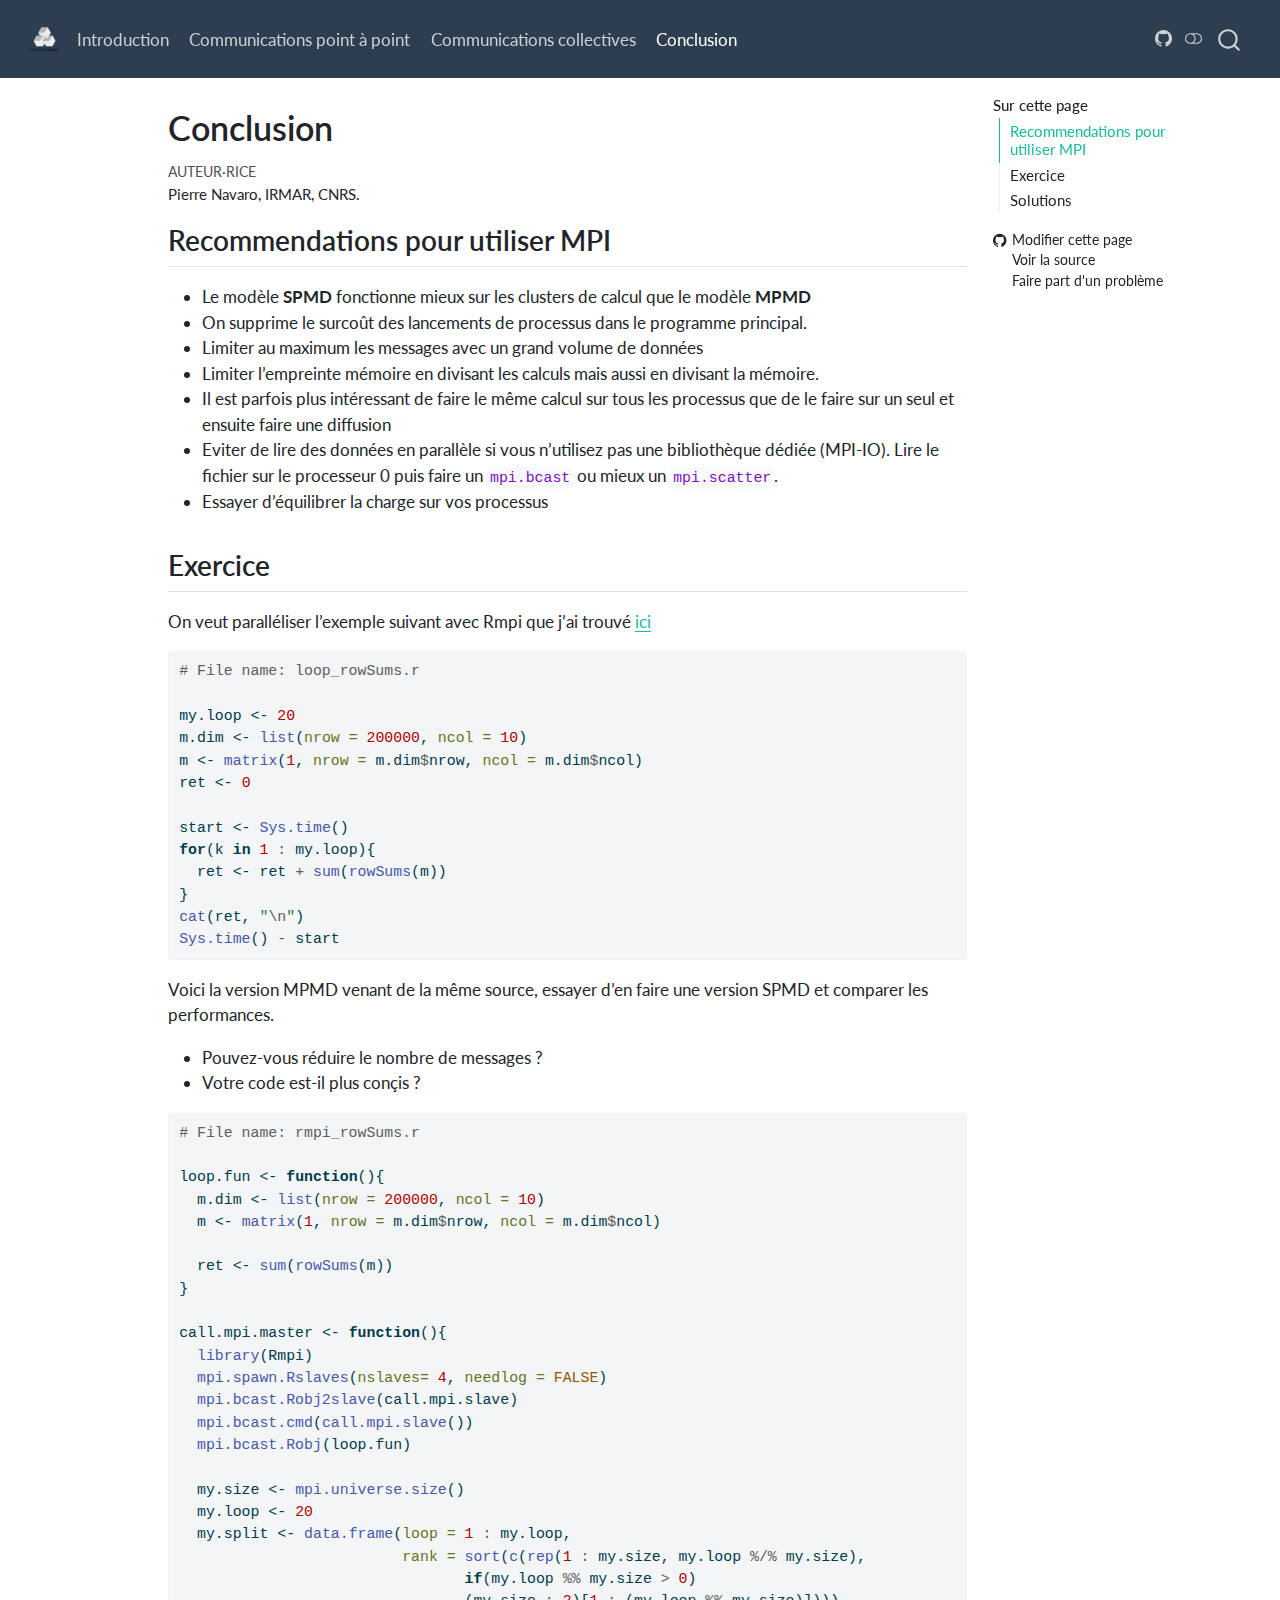
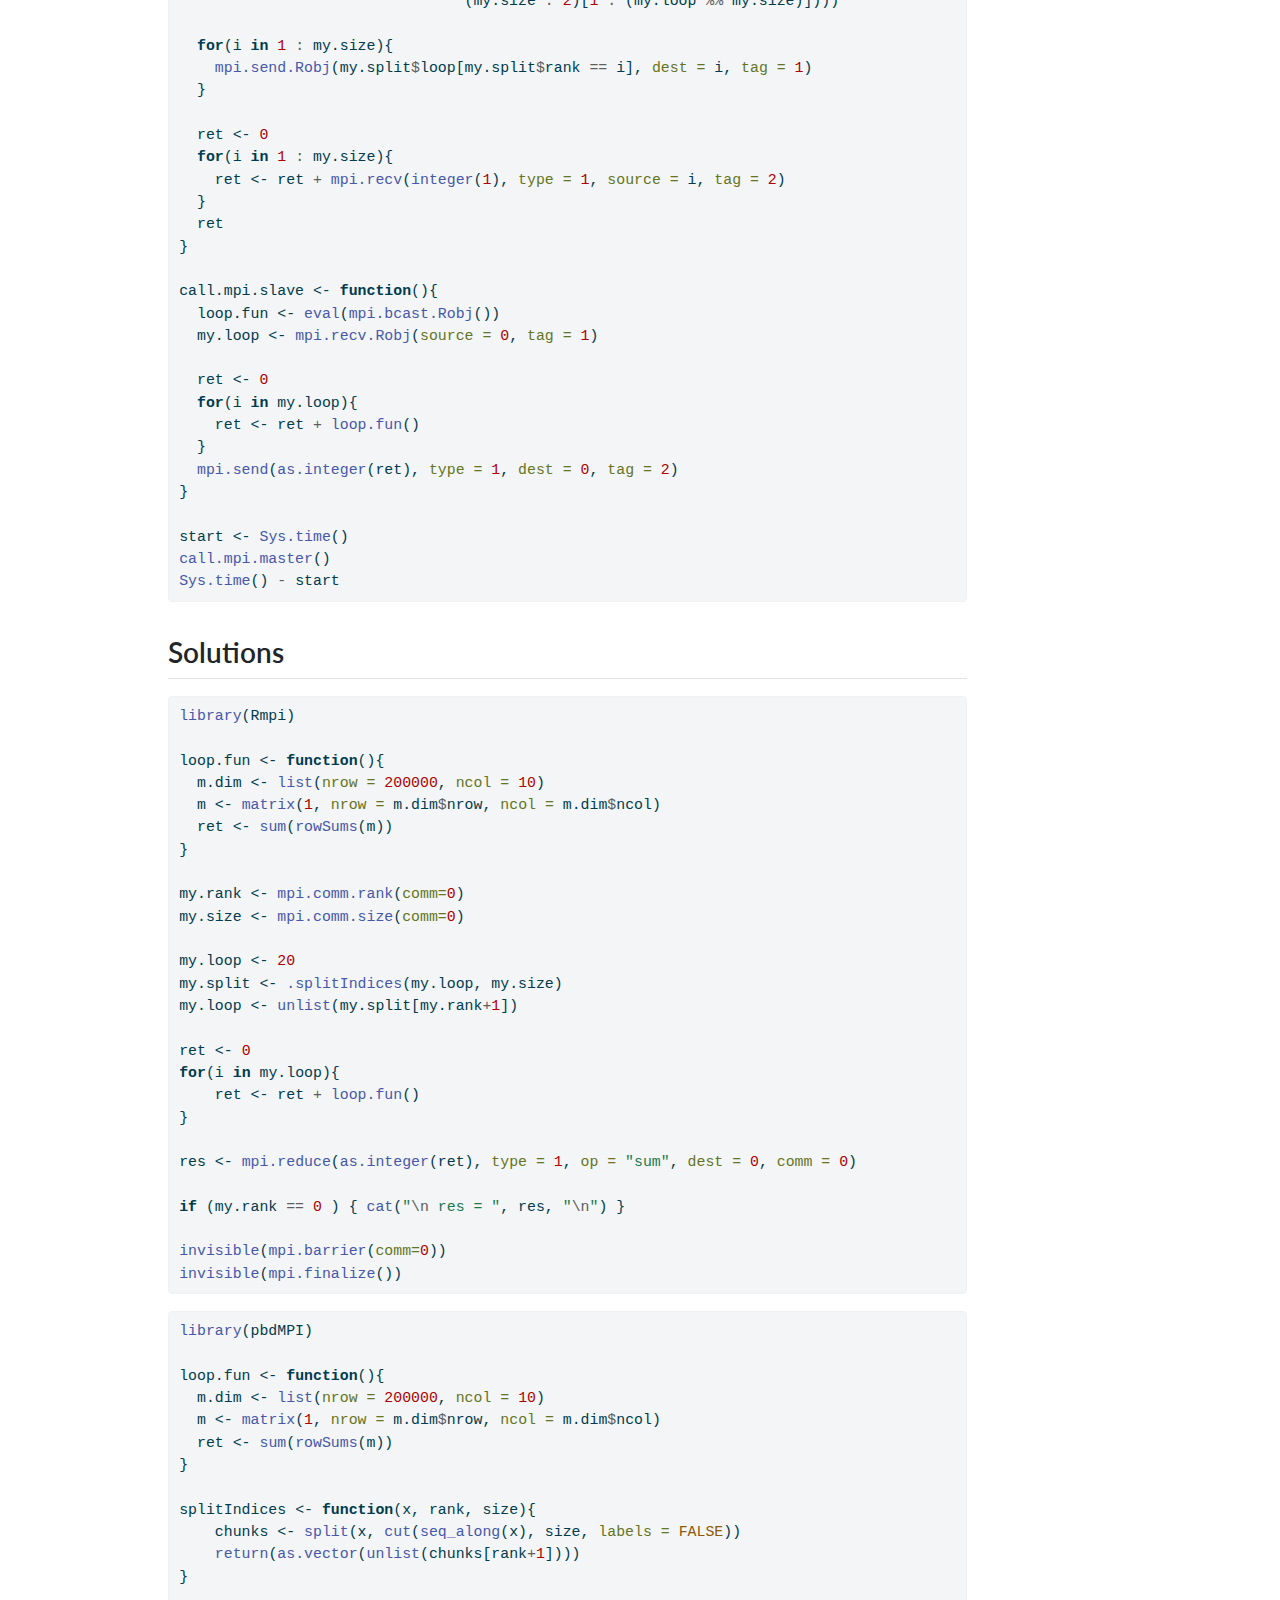
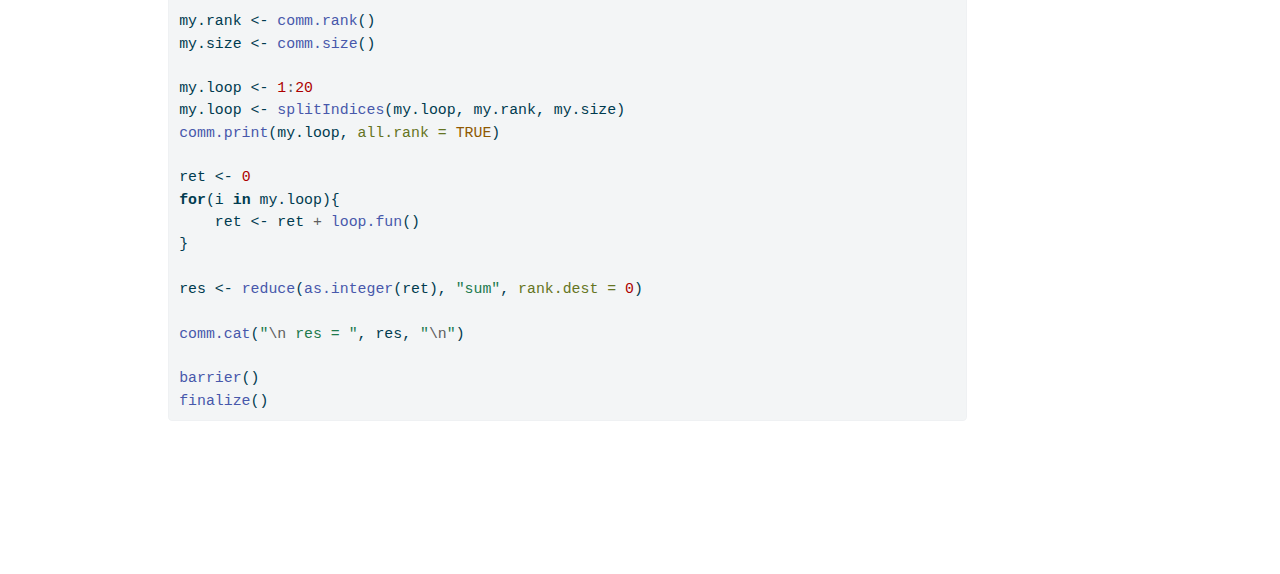
<file: src/exercice.html>
<!DOCTYPE html>
<html xmlns="http://www.w3.org/1999/xhtml" lang="fr" xml:lang="fr"><head>

<meta charset="utf-8">
<meta name="generator" content="quarto-1.5.57">

<meta name="viewport" content="width=device-width, initial-scale=1.0, user-scalable=yes">

<meta name="author" content="Pierre Navaro, IRMAR, CNRS.">

<title>Conclusion</title>
<style>
code{white-space: pre-wrap;}
span.smallcaps{font-variant: small-caps;}
div.columns{display: flex; gap: min(4vw, 1.5em);}
div.column{flex: auto; overflow-x: auto;}
div.hanging-indent{margin-left: 1.5em; text-indent: -1.5em;}
ul.task-list{list-style: none;}
ul.task-list li input[type="checkbox"] {
  width: 0.8em;
  margin: 0 0.8em 0.2em -1em; /* quarto-specific, see https://github.com/quarto-dev/quarto-cli/issues/4556 */ 
  vertical-align: middle;
}
/* CSS for syntax highlighting */
pre > code.sourceCode { white-space: pre; position: relative; }
pre > code.sourceCode > span { line-height: 1.25; }
pre > code.sourceCode > span:empty { height: 1.2em; }
.sourceCode { overflow: visible; }
code.sourceCode > span { color: inherit; text-decoration: inherit; }
div.sourceCode { margin: 1em 0; }
pre.sourceCode { margin: 0; }
@media screen {
div.sourceCode { overflow: auto; }
}
@media print {
pre > code.sourceCode { white-space: pre-wrap; }
pre > code.sourceCode > span { display: inline-block; text-indent: -5em; padding-left: 5em; }
}
pre.numberSource code
  { counter-reset: source-line 0; }
pre.numberSource code > span
  { position: relative; left: -4em; counter-increment: source-line; }
pre.numberSource code > span > a:first-child::before
  { content: counter(source-line);
    position: relative; left: -1em; text-align: right; vertical-align: baseline;
    border: none; display: inline-block;
    -webkit-touch-callout: none; -webkit-user-select: none;
    -khtml-user-select: none; -moz-user-select: none;
    -ms-user-select: none; user-select: none;
    padding: 0 4px; width: 4em;
  }
pre.numberSource { margin-left: 3em;  padding-left: 4px; }
div.sourceCode
  {   }
@media screen {
pre > code.sourceCode > span > a:first-child::before { text-decoration: underline; }
}
</style>


<script src="../site_libs/quarto-nav/quarto-nav.js"></script>
<script src="../site_libs/quarto-nav/headroom.min.js"></script>
<script src="../site_libs/clipboard/clipboard.min.js"></script>
<script src="../site_libs/quarto-search/autocomplete.umd.js"></script>
<script src="../site_libs/quarto-search/fuse.min.js"></script>
<script src="../site_libs/quarto-search/quarto-search.js"></script>
<meta name="quarto:offset" content="../">
<script src="../site_libs/quarto-html/quarto.js"></script>
<script src="../site_libs/quarto-html/popper.min.js"></script>
<script src="../site_libs/quarto-html/tippy.umd.min.js"></script>
<script src="../site_libs/quarto-html/anchor.min.js"></script>
<link href="../site_libs/quarto-html/tippy.css" rel="stylesheet">
<link href="../site_libs/quarto-html/quarto-syntax-highlighting.css" rel="stylesheet" class="quarto-color-scheme" id="quarto-text-highlighting-styles">
<link href="../site_libs/quarto-html/quarto-syntax-highlighting-dark.css" rel="prefetch" class="quarto-color-scheme quarto-color-alternate" id="quarto-text-highlighting-styles">
<script src="../site_libs/bootstrap/bootstrap.min.js"></script>
<link href="../site_libs/bootstrap/bootstrap-icons.css" rel="stylesheet">
<link href="../site_libs/bootstrap/bootstrap.min.css" rel="stylesheet" class="quarto-color-scheme" id="quarto-bootstrap" data-mode="light">
<link href="../site_libs/bootstrap/bootstrap-dark.min.css" rel="prefetch" class="quarto-color-scheme quarto-color-alternate" id="quarto-bootstrap" data-mode="dark">
<script id="quarto-search-options" type="application/json">{
  "location": "navbar",
  "copy-button": false,
  "collapse-after": 3,
  "panel-placement": "end",
  "type": "overlay",
  "limit": 50,
  "keyboard-shortcut": [
    "f",
    "/",
    "s"
  ],
  "show-item-context": false,
  "language": {
    "search-no-results-text": "Pas de résultats",
    "search-matching-documents-text": "documents trouvés",
    "search-copy-link-title": "Copier le lien vers la recherche",
    "search-hide-matches-text": "Cacher les correspondances additionnelles",
    "search-more-match-text": "correspondance de plus dans ce document",
    "search-more-matches-text": "correspondances de plus dans ce document",
    "search-clear-button-title": "Effacer",
    "search-text-placeholder": "",
    "search-detached-cancel-button-title": "Annuler",
    "search-submit-button-title": "Envoyer",
    "search-label": "Recherche"
  }
}</script>


</head>

<body class="nav-fixed">

<div id="quarto-search-results"></div>
  <header id="quarto-header" class="headroom fixed-top">
    <nav class="navbar navbar-expand-lg " data-bs-theme="dark">
      <div class="navbar-container container-fluid">
      <div class="navbar-brand-container mx-auto">
    <a href="../index.html" class="navbar-brand navbar-brand-logo">
    <img src="../src/images/logo.png" alt="" class="navbar-logo">
    </a>
  </div>
            <div id="quarto-search" class="" title="Recherche"></div>
          <button class="navbar-toggler" type="button" data-bs-toggle="collapse" data-bs-target="#navbarCollapse" aria-controls="navbarCollapse" role="menu" aria-expanded="false" aria-label="Basculer la navigation" onclick="if (window.quartoToggleHeadroom) { window.quartoToggleHeadroom(); }">
  <span class="navbar-toggler-icon"></span>
</button>
          <div class="collapse navbar-collapse" id="navbarCollapse">
            <ul class="navbar-nav navbar-nav-scroll me-auto">
  <li class="nav-item">
    <a class="nav-link" href="../src/index.html"> 
<span class="menu-text">Introduction</span></a>
  </li>  
  <li class="nav-item">
    <a class="nav-link" href="../src/com_point_a_point.html"> 
<span class="menu-text">Communications point à point</span></a>
  </li>  
  <li class="nav-item">
    <a class="nav-link" href="../src/com_collectives.html"> 
<span class="menu-text">Communications collectives</span></a>
  </li>  
  <li class="nav-item">
    <a class="nav-link active" href="../src/exercice.html" aria-current="page"> 
<span class="menu-text">Conclusion</span></a>
  </li>  
</ul>
          </div> <!-- /navcollapse -->
            <div class="quarto-navbar-tools">
    <a href="https://github.com/GroupeCalcul/ANFRCalculRmpi" title="" class="quarto-navigation-tool px-1" aria-label=""><i class="bi bi-github"></i></a>
  <a href="" class="quarto-color-scheme-toggle quarto-navigation-tool  px-1" onclick="window.quartoToggleColorScheme(); return false;" title="Basculer le mode sombre"><i class="bi"></i></a>
</div>
      </div> <!-- /container-fluid -->
    </nav>
</header>
<!-- content -->
<div id="quarto-content" class="quarto-container page-columns page-rows-contents page-layout-article page-navbar">
<!-- sidebar -->
<!-- margin-sidebar -->
    <div id="quarto-margin-sidebar" class="sidebar margin-sidebar">
        <nav id="TOC" role="doc-toc" class="toc-active">
    <h2 id="toc-title">Sur cette page</h2>
   
  <ul>
  <li><a href="#recommendations-pour-utiliser-mpi" id="toc-recommendations-pour-utiliser-mpi" class="nav-link active" data-scroll-target="#recommendations-pour-utiliser-mpi">Recommendations pour utiliser MPI</a></li>
  <li><a href="#exercice" id="toc-exercice" class="nav-link" data-scroll-target="#exercice">Exercice</a></li>
  <li><a href="#solutions" id="toc-solutions" class="nav-link" data-scroll-target="#solutions">Solutions</a></li>
  </ul>
<div class="toc-actions"><ul><li><a href="https://github.com/GroupeCalcul/ANFRCalculRmpi/edit/main/src/exercice.qmd" class="toc-action"><i class="bi bi-github"></i>Modifier cette page</a></li><li><a href="https://github.com/GroupeCalcul/ANFRCalculRmpi/blob/main/src/exercice.qmd" class="toc-action"><i class="bi empty"></i>Voir la source</a></li><li><a href="https://github.com/GroupeCalcul/ANFRCalculRmpi/issues/new" class="toc-action"><i class="bi empty"></i>Faire part d'un problème</a></li></ul></div></nav>
    </div>
<!-- main -->
<main class="content" id="quarto-document-content">

<header id="title-block-header" class="quarto-title-block default">
<div class="quarto-title">
<h1 class="title">Conclusion</h1>
</div>



<div class="quarto-title-meta">

    <div>
    <div class="quarto-title-meta-heading">Auteur·rice</div>
    <div class="quarto-title-meta-contents">
             <p>Pierre Navaro, IRMAR, CNRS. </p>
          </div>
  </div>
    
  
    
  </div>
  


</header>


<section id="recommendations-pour-utiliser-mpi" class="level2">
<h2 class="anchored" data-anchor-id="recommendations-pour-utiliser-mpi">Recommendations pour utiliser MPI</h2>
<ul>
<li>Le modèle <strong>SPMD</strong> fonctionne mieux sur les clusters de calcul que le modèle <strong>MPMD</strong></li>
<li>On supprime le surcoût des lancements de processus dans le programme principal.</li>
<li>Limiter au maximum les messages avec un grand volume de données</li>
<li>Limiter l’empreinte mémoire en divisant les calculs mais aussi en divisant la mémoire.</li>
<li>Il est parfois plus intéressant de faire le même calcul sur tous les processus que de le faire sur un seul et ensuite faire une diffusion</li>
<li>Eviter de lire des données en parallèle si vous n’utilisez pas une bibliothèque dédiée (MPI-IO). Lire le fichier sur le processeur 0 puis faire un <code>mpi.bcast</code> ou mieux un <code>mpi.scatter</code>.</li>
<li>Essayer d’équilibrer la charge sur vos processus</li>
</ul>
</section>
<section id="exercice" class="level2">
<h2 class="anchored" data-anchor-id="exercice">Exercice</h2>
<p>On veut paralléliser l’exemple suivant avec Rmpi que j’ai trouvé <a href="https://snoweye.github.io/R_note/inc_menu/Rmpi.html">ici</a></p>
<div class="sourceCode" id="cb1"><pre class="sourceCode r code-with-copy"><code class="sourceCode r"><span id="cb1-1"><a href="#cb1-1" aria-hidden="true" tabindex="-1"></a><span class="co"># File name: loop_rowSums.r</span></span>
<span id="cb1-2"><a href="#cb1-2" aria-hidden="true" tabindex="-1"></a></span>
<span id="cb1-3"><a href="#cb1-3" aria-hidden="true" tabindex="-1"></a>my.loop <span class="ot">&lt;-</span> <span class="dv">20</span></span>
<span id="cb1-4"><a href="#cb1-4" aria-hidden="true" tabindex="-1"></a>m.dim <span class="ot">&lt;-</span> <span class="fu">list</span>(<span class="at">nrow =</span> <span class="dv">200000</span>, <span class="at">ncol =</span> <span class="dv">10</span>)</span>
<span id="cb1-5"><a href="#cb1-5" aria-hidden="true" tabindex="-1"></a>m <span class="ot">&lt;-</span> <span class="fu">matrix</span>(<span class="dv">1</span>, <span class="at">nrow =</span> m.dim<span class="sc">$</span>nrow, <span class="at">ncol =</span> m.dim<span class="sc">$</span>ncol)</span>
<span id="cb1-6"><a href="#cb1-6" aria-hidden="true" tabindex="-1"></a>ret <span class="ot">&lt;-</span> <span class="dv">0</span></span>
<span id="cb1-7"><a href="#cb1-7" aria-hidden="true" tabindex="-1"></a></span>
<span id="cb1-8"><a href="#cb1-8" aria-hidden="true" tabindex="-1"></a>start <span class="ot">&lt;-</span> <span class="fu">Sys.time</span>()</span>
<span id="cb1-9"><a href="#cb1-9" aria-hidden="true" tabindex="-1"></a><span class="cf">for</span>(k <span class="cf">in</span> <span class="dv">1</span> <span class="sc">:</span> my.loop){</span>
<span id="cb1-10"><a href="#cb1-10" aria-hidden="true" tabindex="-1"></a>  ret <span class="ot">&lt;-</span> ret <span class="sc">+</span> <span class="fu">sum</span>(<span class="fu">rowSums</span>(m))</span>
<span id="cb1-11"><a href="#cb1-11" aria-hidden="true" tabindex="-1"></a>}</span>
<span id="cb1-12"><a href="#cb1-12" aria-hidden="true" tabindex="-1"></a><span class="fu">cat</span>(ret, <span class="st">"</span><span class="sc">\n</span><span class="st">"</span>)</span>
<span id="cb1-13"><a href="#cb1-13" aria-hidden="true" tabindex="-1"></a><span class="fu">Sys.time</span>() <span class="sc">-</span> start</span>
<span id="cb1-14"><a href="#cb1-14" aria-hidden="true" tabindex="-1"></a></span></code><button title="Copier vers le presse-papier" class="code-copy-button"><i class="bi"></i></button></pre></div>
<p>Voici la version MPMD venant de la même source, essayer d’en faire une version SPMD et comparer les performances.</p>
<ul>
<li>Pouvez-vous réduire le nombre de messages ?</li>
<li>Votre code est-il plus conçis ?</li>
</ul>
<div class="sourceCode" id="cb2"><pre class="sourceCode r code-with-copy"><code class="sourceCode r"><span id="cb2-1"><a href="#cb2-1" aria-hidden="true" tabindex="-1"></a><span class="co"># File name: rmpi_rowSums.r</span></span>
<span id="cb2-2"><a href="#cb2-2" aria-hidden="true" tabindex="-1"></a></span>
<span id="cb2-3"><a href="#cb2-3" aria-hidden="true" tabindex="-1"></a>loop.fun <span class="ot">&lt;-</span> <span class="cf">function</span>(){</span>
<span id="cb2-4"><a href="#cb2-4" aria-hidden="true" tabindex="-1"></a>  m.dim <span class="ot">&lt;-</span> <span class="fu">list</span>(<span class="at">nrow =</span> <span class="dv">200000</span>, <span class="at">ncol =</span> <span class="dv">10</span>)</span>
<span id="cb2-5"><a href="#cb2-5" aria-hidden="true" tabindex="-1"></a>  m <span class="ot">&lt;-</span> <span class="fu">matrix</span>(<span class="dv">1</span>, <span class="at">nrow =</span> m.dim<span class="sc">$</span>nrow, <span class="at">ncol =</span> m.dim<span class="sc">$</span>ncol)</span>
<span id="cb2-6"><a href="#cb2-6" aria-hidden="true" tabindex="-1"></a></span>
<span id="cb2-7"><a href="#cb2-7" aria-hidden="true" tabindex="-1"></a>  ret <span class="ot">&lt;-</span> <span class="fu">sum</span>(<span class="fu">rowSums</span>(m))</span>
<span id="cb2-8"><a href="#cb2-8" aria-hidden="true" tabindex="-1"></a>}</span>
<span id="cb2-9"><a href="#cb2-9" aria-hidden="true" tabindex="-1"></a></span>
<span id="cb2-10"><a href="#cb2-10" aria-hidden="true" tabindex="-1"></a>call.mpi.master <span class="ot">&lt;-</span> <span class="cf">function</span>(){</span>
<span id="cb2-11"><a href="#cb2-11" aria-hidden="true" tabindex="-1"></a>  <span class="fu">library</span>(Rmpi)</span>
<span id="cb2-12"><a href="#cb2-12" aria-hidden="true" tabindex="-1"></a>  <span class="fu">mpi.spawn.Rslaves</span>(<span class="at">nslaves=</span> <span class="dv">4</span>, <span class="at">needlog =</span> <span class="cn">FALSE</span>)</span>
<span id="cb2-13"><a href="#cb2-13" aria-hidden="true" tabindex="-1"></a>  <span class="fu">mpi.bcast.Robj2slave</span>(call.mpi.slave)</span>
<span id="cb2-14"><a href="#cb2-14" aria-hidden="true" tabindex="-1"></a>  <span class="fu">mpi.bcast.cmd</span>(<span class="fu">call.mpi.slave</span>())</span>
<span id="cb2-15"><a href="#cb2-15" aria-hidden="true" tabindex="-1"></a>  <span class="fu">mpi.bcast.Robj</span>(loop.fun)</span>
<span id="cb2-16"><a href="#cb2-16" aria-hidden="true" tabindex="-1"></a></span>
<span id="cb2-17"><a href="#cb2-17" aria-hidden="true" tabindex="-1"></a>  my.size <span class="ot">&lt;-</span> <span class="fu">mpi.universe.size</span>()</span>
<span id="cb2-18"><a href="#cb2-18" aria-hidden="true" tabindex="-1"></a>  my.loop <span class="ot">&lt;-</span> <span class="dv">20</span> </span>
<span id="cb2-19"><a href="#cb2-19" aria-hidden="true" tabindex="-1"></a>  my.split <span class="ot">&lt;-</span> <span class="fu">data.frame</span>(<span class="at">loop =</span> <span class="dv">1</span> <span class="sc">:</span> my.loop,</span>
<span id="cb2-20"><a href="#cb2-20" aria-hidden="true" tabindex="-1"></a>                         <span class="at">rank =</span> <span class="fu">sort</span>(<span class="fu">c</span>(<span class="fu">rep</span>(<span class="dv">1</span> <span class="sc">:</span> my.size, my.loop <span class="sc">%/%</span> my.size),</span>
<span id="cb2-21"><a href="#cb2-21" aria-hidden="true" tabindex="-1"></a>                                <span class="cf">if</span>(my.loop <span class="sc">%%</span> my.size <span class="sc">&gt;</span> <span class="dv">0</span>)</span>
<span id="cb2-22"><a href="#cb2-22" aria-hidden="true" tabindex="-1"></a>                                (my.size <span class="sc">:</span> <span class="dv">2</span>)[<span class="dv">1</span> <span class="sc">:</span> (my.loop <span class="sc">%%</span> my.size)])))</span>
<span id="cb2-23"><a href="#cb2-23" aria-hidden="true" tabindex="-1"></a></span>
<span id="cb2-24"><a href="#cb2-24" aria-hidden="true" tabindex="-1"></a>  <span class="cf">for</span>(i <span class="cf">in</span> <span class="dv">1</span> <span class="sc">:</span> my.size){</span>
<span id="cb2-25"><a href="#cb2-25" aria-hidden="true" tabindex="-1"></a>    <span class="fu">mpi.send.Robj</span>(my.split<span class="sc">$</span>loop[my.split<span class="sc">$</span>rank <span class="sc">==</span> i], <span class="at">dest =</span> i, <span class="at">tag =</span> <span class="dv">1</span>)</span>
<span id="cb2-26"><a href="#cb2-26" aria-hidden="true" tabindex="-1"></a>  }</span>
<span id="cb2-27"><a href="#cb2-27" aria-hidden="true" tabindex="-1"></a></span>
<span id="cb2-28"><a href="#cb2-28" aria-hidden="true" tabindex="-1"></a>  ret <span class="ot">&lt;-</span> <span class="dv">0</span></span>
<span id="cb2-29"><a href="#cb2-29" aria-hidden="true" tabindex="-1"></a>  <span class="cf">for</span>(i <span class="cf">in</span> <span class="dv">1</span> <span class="sc">:</span> my.size){</span>
<span id="cb2-30"><a href="#cb2-30" aria-hidden="true" tabindex="-1"></a>    ret <span class="ot">&lt;-</span> ret <span class="sc">+</span> <span class="fu">mpi.recv</span>(<span class="fu">integer</span>(<span class="dv">1</span>), <span class="at">type =</span> <span class="dv">1</span>, <span class="at">source =</span> i, <span class="at">tag =</span> <span class="dv">2</span>)</span>
<span id="cb2-31"><a href="#cb2-31" aria-hidden="true" tabindex="-1"></a>  }</span>
<span id="cb2-32"><a href="#cb2-32" aria-hidden="true" tabindex="-1"></a>  ret</span>
<span id="cb2-33"><a href="#cb2-33" aria-hidden="true" tabindex="-1"></a>}</span>
<span id="cb2-34"><a href="#cb2-34" aria-hidden="true" tabindex="-1"></a></span>
<span id="cb2-35"><a href="#cb2-35" aria-hidden="true" tabindex="-1"></a>call.mpi.slave <span class="ot">&lt;-</span> <span class="cf">function</span>(){</span>
<span id="cb2-36"><a href="#cb2-36" aria-hidden="true" tabindex="-1"></a>  loop.fun <span class="ot">&lt;-</span> <span class="fu">eval</span>(<span class="fu">mpi.bcast.Robj</span>())</span>
<span id="cb2-37"><a href="#cb2-37" aria-hidden="true" tabindex="-1"></a>  my.loop <span class="ot">&lt;-</span> <span class="fu">mpi.recv.Robj</span>(<span class="at">source =</span> <span class="dv">0</span>, <span class="at">tag =</span> <span class="dv">1</span>)</span>
<span id="cb2-38"><a href="#cb2-38" aria-hidden="true" tabindex="-1"></a></span>
<span id="cb2-39"><a href="#cb2-39" aria-hidden="true" tabindex="-1"></a>  ret <span class="ot">&lt;-</span> <span class="dv">0</span></span>
<span id="cb2-40"><a href="#cb2-40" aria-hidden="true" tabindex="-1"></a>  <span class="cf">for</span>(i <span class="cf">in</span> my.loop){</span>
<span id="cb2-41"><a href="#cb2-41" aria-hidden="true" tabindex="-1"></a>    ret <span class="ot">&lt;-</span> ret <span class="sc">+</span> <span class="fu">loop.fun</span>()</span>
<span id="cb2-42"><a href="#cb2-42" aria-hidden="true" tabindex="-1"></a>  }</span>
<span id="cb2-43"><a href="#cb2-43" aria-hidden="true" tabindex="-1"></a>  <span class="fu">mpi.send</span>(<span class="fu">as.integer</span>(ret), <span class="at">type =</span> <span class="dv">1</span>, <span class="at">dest =</span> <span class="dv">0</span>, <span class="at">tag =</span> <span class="dv">2</span>)</span>
<span id="cb2-44"><a href="#cb2-44" aria-hidden="true" tabindex="-1"></a>}</span>
<span id="cb2-45"><a href="#cb2-45" aria-hidden="true" tabindex="-1"></a></span>
<span id="cb2-46"><a href="#cb2-46" aria-hidden="true" tabindex="-1"></a>start <span class="ot">&lt;-</span> <span class="fu">Sys.time</span>()</span>
<span id="cb2-47"><a href="#cb2-47" aria-hidden="true" tabindex="-1"></a><span class="fu">call.mpi.master</span>()</span>
<span id="cb2-48"><a href="#cb2-48" aria-hidden="true" tabindex="-1"></a><span class="fu">Sys.time</span>() <span class="sc">-</span> start</span>
<span id="cb2-49"><a href="#cb2-49" aria-hidden="true" tabindex="-1"></a></span></code><button title="Copier vers le presse-papier" class="code-copy-button"><i class="bi"></i></button></pre></div>
</section>
<section id="solutions" class="level2">
<h2 class="anchored" data-anchor-id="solutions">Solutions</h2>
<div class="sourceCode" id="cb3"><pre class="sourceCode r code-with-copy"><code class="sourceCode r"><span id="cb3-1"><a href="#cb3-1" aria-hidden="true" tabindex="-1"></a><span class="fu">library</span>(Rmpi)</span>
<span id="cb3-2"><a href="#cb3-2" aria-hidden="true" tabindex="-1"></a></span>
<span id="cb3-3"><a href="#cb3-3" aria-hidden="true" tabindex="-1"></a>loop.fun <span class="ot">&lt;-</span> <span class="cf">function</span>(){</span>
<span id="cb3-4"><a href="#cb3-4" aria-hidden="true" tabindex="-1"></a>  m.dim <span class="ot">&lt;-</span> <span class="fu">list</span>(<span class="at">nrow =</span> <span class="dv">200000</span>, <span class="at">ncol =</span> <span class="dv">10</span>)</span>
<span id="cb3-5"><a href="#cb3-5" aria-hidden="true" tabindex="-1"></a>  m <span class="ot">&lt;-</span> <span class="fu">matrix</span>(<span class="dv">1</span>, <span class="at">nrow =</span> m.dim<span class="sc">$</span>nrow, <span class="at">ncol =</span> m.dim<span class="sc">$</span>ncol)</span>
<span id="cb3-6"><a href="#cb3-6" aria-hidden="true" tabindex="-1"></a>  ret <span class="ot">&lt;-</span> <span class="fu">sum</span>(<span class="fu">rowSums</span>(m))</span>
<span id="cb3-7"><a href="#cb3-7" aria-hidden="true" tabindex="-1"></a>}</span>
<span id="cb3-8"><a href="#cb3-8" aria-hidden="true" tabindex="-1"></a></span>
<span id="cb3-9"><a href="#cb3-9" aria-hidden="true" tabindex="-1"></a>my.rank <span class="ot">&lt;-</span> <span class="fu">mpi.comm.rank</span>(<span class="at">comm=</span><span class="dv">0</span>)</span>
<span id="cb3-10"><a href="#cb3-10" aria-hidden="true" tabindex="-1"></a>my.size <span class="ot">&lt;-</span> <span class="fu">mpi.comm.size</span>(<span class="at">comm=</span><span class="dv">0</span>)</span>
<span id="cb3-11"><a href="#cb3-11" aria-hidden="true" tabindex="-1"></a></span>
<span id="cb3-12"><a href="#cb3-12" aria-hidden="true" tabindex="-1"></a>my.loop <span class="ot">&lt;-</span> <span class="dv">20</span> </span>
<span id="cb3-13"><a href="#cb3-13" aria-hidden="true" tabindex="-1"></a>my.split <span class="ot">&lt;-</span> <span class="fu">.splitIndices</span>(my.loop, my.size)</span>
<span id="cb3-14"><a href="#cb3-14" aria-hidden="true" tabindex="-1"></a>my.loop <span class="ot">&lt;-</span> <span class="fu">unlist</span>(my.split[my.rank<span class="sc">+</span><span class="dv">1</span>])</span>
<span id="cb3-15"><a href="#cb3-15" aria-hidden="true" tabindex="-1"></a></span>
<span id="cb3-16"><a href="#cb3-16" aria-hidden="true" tabindex="-1"></a>ret <span class="ot">&lt;-</span> <span class="dv">0</span></span>
<span id="cb3-17"><a href="#cb3-17" aria-hidden="true" tabindex="-1"></a><span class="cf">for</span>(i <span class="cf">in</span> my.loop){</span>
<span id="cb3-18"><a href="#cb3-18" aria-hidden="true" tabindex="-1"></a>    ret <span class="ot">&lt;-</span> ret <span class="sc">+</span> <span class="fu">loop.fun</span>()</span>
<span id="cb3-19"><a href="#cb3-19" aria-hidden="true" tabindex="-1"></a>}</span>
<span id="cb3-20"><a href="#cb3-20" aria-hidden="true" tabindex="-1"></a></span>
<span id="cb3-21"><a href="#cb3-21" aria-hidden="true" tabindex="-1"></a>res <span class="ot">&lt;-</span> <span class="fu">mpi.reduce</span>(<span class="fu">as.integer</span>(ret), <span class="at">type =</span> <span class="dv">1</span>, <span class="at">op =</span> <span class="st">"sum"</span>, <span class="at">dest =</span> <span class="dv">0</span>, <span class="at">comm =</span> <span class="dv">0</span>)</span>
<span id="cb3-22"><a href="#cb3-22" aria-hidden="true" tabindex="-1"></a> </span>
<span id="cb3-23"><a href="#cb3-23" aria-hidden="true" tabindex="-1"></a><span class="cf">if</span> (my.rank <span class="sc">==</span> <span class="dv">0</span> ) { <span class="fu">cat</span>(<span class="st">"</span><span class="sc">\n</span><span class="st"> res = "</span>, res, <span class="st">"</span><span class="sc">\n</span><span class="st">"</span>) }</span>
<span id="cb3-24"><a href="#cb3-24" aria-hidden="true" tabindex="-1"></a></span>
<span id="cb3-25"><a href="#cb3-25" aria-hidden="true" tabindex="-1"></a><span class="fu">invisible</span>(<span class="fu">mpi.barrier</span>(<span class="at">comm=</span><span class="dv">0</span>))</span>
<span id="cb3-26"><a href="#cb3-26" aria-hidden="true" tabindex="-1"></a><span class="fu">invisible</span>(<span class="fu">mpi.finalize</span>())</span></code><button title="Copier vers le presse-papier" class="code-copy-button"><i class="bi"></i></button></pre></div>
<div class="sourceCode" id="cb4"><pre class="sourceCode r code-with-copy"><code class="sourceCode r"><span id="cb4-1"><a href="#cb4-1" aria-hidden="true" tabindex="-1"></a><span class="fu">library</span>(pbdMPI)</span>
<span id="cb4-2"><a href="#cb4-2" aria-hidden="true" tabindex="-1"></a></span>
<span id="cb4-3"><a href="#cb4-3" aria-hidden="true" tabindex="-1"></a>loop.fun <span class="ot">&lt;-</span> <span class="cf">function</span>(){</span>
<span id="cb4-4"><a href="#cb4-4" aria-hidden="true" tabindex="-1"></a>  m.dim <span class="ot">&lt;-</span> <span class="fu">list</span>(<span class="at">nrow =</span> <span class="dv">200000</span>, <span class="at">ncol =</span> <span class="dv">10</span>)</span>
<span id="cb4-5"><a href="#cb4-5" aria-hidden="true" tabindex="-1"></a>  m <span class="ot">&lt;-</span> <span class="fu">matrix</span>(<span class="dv">1</span>, <span class="at">nrow =</span> m.dim<span class="sc">$</span>nrow, <span class="at">ncol =</span> m.dim<span class="sc">$</span>ncol)</span>
<span id="cb4-6"><a href="#cb4-6" aria-hidden="true" tabindex="-1"></a>  ret <span class="ot">&lt;-</span> <span class="fu">sum</span>(<span class="fu">rowSums</span>(m))</span>
<span id="cb4-7"><a href="#cb4-7" aria-hidden="true" tabindex="-1"></a>}</span>
<span id="cb4-8"><a href="#cb4-8" aria-hidden="true" tabindex="-1"></a></span>
<span id="cb4-9"><a href="#cb4-9" aria-hidden="true" tabindex="-1"></a>splitIndices <span class="ot">&lt;-</span> <span class="cf">function</span>(x, rank, size){</span>
<span id="cb4-10"><a href="#cb4-10" aria-hidden="true" tabindex="-1"></a>    chunks <span class="ot">&lt;-</span> <span class="fu">split</span>(x, <span class="fu">cut</span>(<span class="fu">seq_along</span>(x), size, <span class="at">labels =</span> <span class="cn">FALSE</span>))</span>
<span id="cb4-11"><a href="#cb4-11" aria-hidden="true" tabindex="-1"></a>    <span class="fu">return</span>(<span class="fu">as.vector</span>(<span class="fu">unlist</span>(chunks[rank<span class="sc">+</span><span class="dv">1</span>])))</span>
<span id="cb4-12"><a href="#cb4-12" aria-hidden="true" tabindex="-1"></a>}</span>
<span id="cb4-13"><a href="#cb4-13" aria-hidden="true" tabindex="-1"></a></span>
<span id="cb4-14"><a href="#cb4-14" aria-hidden="true" tabindex="-1"></a>my.rank <span class="ot">&lt;-</span> <span class="fu">comm.rank</span>()</span>
<span id="cb4-15"><a href="#cb4-15" aria-hidden="true" tabindex="-1"></a>my.size <span class="ot">&lt;-</span> <span class="fu">comm.size</span>()</span>
<span id="cb4-16"><a href="#cb4-16" aria-hidden="true" tabindex="-1"></a></span>
<span id="cb4-17"><a href="#cb4-17" aria-hidden="true" tabindex="-1"></a>my.loop <span class="ot">&lt;-</span> <span class="dv">1</span><span class="sc">:</span><span class="dv">20</span> </span>
<span id="cb4-18"><a href="#cb4-18" aria-hidden="true" tabindex="-1"></a>my.loop <span class="ot">&lt;-</span> <span class="fu">splitIndices</span>(my.loop, my.rank, my.size)</span>
<span id="cb4-19"><a href="#cb4-19" aria-hidden="true" tabindex="-1"></a><span class="fu">comm.print</span>(my.loop, <span class="at">all.rank =</span> <span class="cn">TRUE</span>)</span>
<span id="cb4-20"><a href="#cb4-20" aria-hidden="true" tabindex="-1"></a></span>
<span id="cb4-21"><a href="#cb4-21" aria-hidden="true" tabindex="-1"></a>ret <span class="ot">&lt;-</span> <span class="dv">0</span></span>
<span id="cb4-22"><a href="#cb4-22" aria-hidden="true" tabindex="-1"></a><span class="cf">for</span>(i <span class="cf">in</span> my.loop){</span>
<span id="cb4-23"><a href="#cb4-23" aria-hidden="true" tabindex="-1"></a>    ret <span class="ot">&lt;-</span> ret <span class="sc">+</span> <span class="fu">loop.fun</span>()</span>
<span id="cb4-24"><a href="#cb4-24" aria-hidden="true" tabindex="-1"></a>}</span>
<span id="cb4-25"><a href="#cb4-25" aria-hidden="true" tabindex="-1"></a></span>
<span id="cb4-26"><a href="#cb4-26" aria-hidden="true" tabindex="-1"></a>res <span class="ot">&lt;-</span> <span class="fu">reduce</span>(<span class="fu">as.integer</span>(ret), <span class="st">"sum"</span>, <span class="at">rank.dest =</span> <span class="dv">0</span>)</span>
<span id="cb4-27"><a href="#cb4-27" aria-hidden="true" tabindex="-1"></a> </span>
<span id="cb4-28"><a href="#cb4-28" aria-hidden="true" tabindex="-1"></a><span class="fu">comm.cat</span>(<span class="st">"</span><span class="sc">\n</span><span class="st"> res = "</span>, res, <span class="st">"</span><span class="sc">\n</span><span class="st">"</span>)</span>
<span id="cb4-29"><a href="#cb4-29" aria-hidden="true" tabindex="-1"></a></span>
<span id="cb4-30"><a href="#cb4-30" aria-hidden="true" tabindex="-1"></a><span class="fu">barrier</span>()</span>
<span id="cb4-31"><a href="#cb4-31" aria-hidden="true" tabindex="-1"></a><span class="fu">finalize</span>()</span></code><button title="Copier vers le presse-papier" class="code-copy-button"><i class="bi"></i></button></pre></div>


</section>

</main> <!-- /main -->
<script id="quarto-html-after-body" type="application/javascript">
window.document.addEventListener("DOMContentLoaded", function (event) {
  const toggleBodyColorMode = (bsSheetEl) => {
    const mode = bsSheetEl.getAttribute("data-mode");
    const bodyEl = window.document.querySelector("body");
    if (mode === "dark") {
      bodyEl.classList.add("quarto-dark");
      bodyEl.classList.remove("quarto-light");
    } else {
      bodyEl.classList.add("quarto-light");
      bodyEl.classList.remove("quarto-dark");
    }
  }
  const toggleBodyColorPrimary = () => {
    const bsSheetEl = window.document.querySelector("link#quarto-bootstrap");
    if (bsSheetEl) {
      toggleBodyColorMode(bsSheetEl);
    }
  }
  toggleBodyColorPrimary();  
  const disableStylesheet = (stylesheets) => {
    for (let i=0; i < stylesheets.length; i++) {
      const stylesheet = stylesheets[i];
      stylesheet.rel = 'prefetch';
    }
  }
  const enableStylesheet = (stylesheets) => {
    for (let i=0; i < stylesheets.length; i++) {
      const stylesheet = stylesheets[i];
      stylesheet.rel = 'stylesheet';
    }
  }
  const manageTransitions = (selector, allowTransitions) => {
    const els = window.document.querySelectorAll(selector);
    for (let i=0; i < els.length; i++) {
      const el = els[i];
      if (allowTransitions) {
        el.classList.remove('notransition');
      } else {
        el.classList.add('notransition');
      }
    }
  }
  const toggleGiscusIfUsed = (isAlternate, darkModeDefault) => {
    const baseTheme = document.querySelector('#giscus-base-theme')?.value ?? 'light';
    const alternateTheme = document.querySelector('#giscus-alt-theme')?.value ?? 'dark';
    let newTheme = '';
    if(darkModeDefault) {
      newTheme = isAlternate ? baseTheme : alternateTheme;
    } else {
      newTheme = isAlternate ? alternateTheme : baseTheme;
    }
    const changeGiscusTheme = () => {
      // From: https://github.com/giscus/giscus/issues/336
      const sendMessage = (message) => {
        const iframe = document.querySelector('iframe.giscus-frame');
        if (!iframe) return;
        iframe.contentWindow.postMessage({ giscus: message }, 'https://giscus.app');
      }
      sendMessage({
        setConfig: {
          theme: newTheme
        }
      });
    }
    const isGiscussLoaded = window.document.querySelector('iframe.giscus-frame') !== null;
    if (isGiscussLoaded) {
      changeGiscusTheme();
    }
  }
  const toggleColorMode = (alternate) => {
    // Switch the stylesheets
    const alternateStylesheets = window.document.querySelectorAll('link.quarto-color-scheme.quarto-color-alternate');
    manageTransitions('#quarto-margin-sidebar .nav-link', false);
    if (alternate) {
      enableStylesheet(alternateStylesheets);
      for (const sheetNode of alternateStylesheets) {
        if (sheetNode.id === "quarto-bootstrap") {
          toggleBodyColorMode(sheetNode);
        }
      }
    } else {
      disableStylesheet(alternateStylesheets);
      toggleBodyColorPrimary();
    }
    manageTransitions('#quarto-margin-sidebar .nav-link', true);
    // Switch the toggles
    const toggles = window.document.querySelectorAll('.quarto-color-scheme-toggle');
    for (let i=0; i < toggles.length; i++) {
      const toggle = toggles[i];
      if (toggle) {
        if (alternate) {
          toggle.classList.add("alternate");     
        } else {
          toggle.classList.remove("alternate");
        }
      }
    }
    // Hack to workaround the fact that safari doesn't
    // properly recolor the scrollbar when toggling (#1455)
    if (navigator.userAgent.indexOf('Safari') > 0 && navigator.userAgent.indexOf('Chrome') == -1) {
      manageTransitions("body", false);
      window.scrollTo(0, 1);
      setTimeout(() => {
        window.scrollTo(0, 0);
        manageTransitions("body", true);
      }, 40);  
    }
  }
  const isFileUrl = () => { 
    return window.location.protocol === 'file:';
  }
  const hasAlternateSentinel = () => {  
    let styleSentinel = getColorSchemeSentinel();
    if (styleSentinel !== null) {
      return styleSentinel === "alternate";
    } else {
      return false;
    }
  }
  const setStyleSentinel = (alternate) => {
    const value = alternate ? "alternate" : "default";
    if (!isFileUrl()) {
      window.localStorage.setItem("quarto-color-scheme", value);
    } else {
      localAlternateSentinel = value;
    }
  }
  const getColorSchemeSentinel = () => {
    if (!isFileUrl()) {
      const storageValue = window.localStorage.getItem("quarto-color-scheme");
      return storageValue != null ? storageValue : localAlternateSentinel;
    } else {
      return localAlternateSentinel;
    }
  }
  const darkModeDefault = false;
  let localAlternateSentinel = darkModeDefault ? 'alternate' : 'default';
  // Dark / light mode switch
  window.quartoToggleColorScheme = () => {
    // Read the current dark / light value 
    let toAlternate = !hasAlternateSentinel();
    toggleColorMode(toAlternate);
    setStyleSentinel(toAlternate);
    toggleGiscusIfUsed(toAlternate, darkModeDefault);
  };
  // Ensure there is a toggle, if there isn't float one in the top right
  if (window.document.querySelector('.quarto-color-scheme-toggle') === null) {
    const a = window.document.createElement('a');
    a.classList.add('top-right');
    a.classList.add('quarto-color-scheme-toggle');
    a.href = "";
    a.onclick = function() { try { window.quartoToggleColorScheme(); } catch {} return false; };
    const i = window.document.createElement("i");
    i.classList.add('bi');
    a.appendChild(i);
    window.document.body.appendChild(a);
  }
  // Switch to dark mode if need be
  if (hasAlternateSentinel()) {
    toggleColorMode(true);
  } else {
    toggleColorMode(false);
  }
  const icon = "";
  const anchorJS = new window.AnchorJS();
  anchorJS.options = {
    placement: 'right',
    icon: icon
  };
  anchorJS.add('.anchored');
  const isCodeAnnotation = (el) => {
    for (const clz of el.classList) {
      if (clz.startsWith('code-annotation-')) {                     
        return true;
      }
    }
    return false;
  }
  const onCopySuccess = function(e) {
    // button target
    const button = e.trigger;
    // don't keep focus
    button.blur();
    // flash "checked"
    button.classList.add('code-copy-button-checked');
    var currentTitle = button.getAttribute("title");
    button.setAttribute("title", "Copié");
    let tooltip;
    if (window.bootstrap) {
      button.setAttribute("data-bs-toggle", "tooltip");
      button.setAttribute("data-bs-placement", "left");
      button.setAttribute("data-bs-title", "Copié");
      tooltip = new bootstrap.Tooltip(button, 
        { trigger: "manual", 
          customClass: "code-copy-button-tooltip",
          offset: [0, -8]});
      tooltip.show();    
    }
    setTimeout(function() {
      if (tooltip) {
        tooltip.hide();
        button.removeAttribute("data-bs-title");
        button.removeAttribute("data-bs-toggle");
        button.removeAttribute("data-bs-placement");
      }
      button.setAttribute("title", currentTitle);
      button.classList.remove('code-copy-button-checked');
    }, 1000);
    // clear code selection
    e.clearSelection();
  }
  const getTextToCopy = function(trigger) {
      const codeEl = trigger.previousElementSibling.cloneNode(true);
      for (const childEl of codeEl.children) {
        if (isCodeAnnotation(childEl)) {
          childEl.remove();
        }
      }
      return codeEl.innerText;
  }
  const clipboard = new window.ClipboardJS('.code-copy-button:not([data-in-quarto-modal])', {
    text: getTextToCopy
  });
  clipboard.on('success', onCopySuccess);
  if (window.document.getElementById('quarto-embedded-source-code-modal')) {
    // For code content inside modals, clipBoardJS needs to be initialized with a container option
    // TODO: Check when it could be a function (https://github.com/zenorocha/clipboard.js/issues/860)
    const clipboardModal = new window.ClipboardJS('.code-copy-button[data-in-quarto-modal]', {
      text: getTextToCopy,
      container: window.document.getElementById('quarto-embedded-source-code-modal')
    });
    clipboardModal.on('success', onCopySuccess);
  }
    var localhostRegex = new RegExp(/^(?:http|https):\/\/localhost\:?[0-9]*\//);
    var mailtoRegex = new RegExp(/^mailto:/);
      var filterRegex = new RegExp("https:\/\/groupecalcul\.github\.io\/ANFRCalculRmpi");
    var isInternal = (href) => {
        return filterRegex.test(href) || localhostRegex.test(href) || mailtoRegex.test(href);
    }
    // Inspect non-navigation links and adorn them if external
 	var links = window.document.querySelectorAll('a[href]:not(.nav-link):not(.navbar-brand):not(.toc-action):not(.sidebar-link):not(.sidebar-item-toggle):not(.pagination-link):not(.no-external):not([aria-hidden]):not(.dropdown-item):not(.quarto-navigation-tool):not(.about-link)');
    for (var i=0; i<links.length; i++) {
      const link = links[i];
      if (!isInternal(link.href)) {
        // undo the damage that might have been done by quarto-nav.js in the case of
        // links that we want to consider external
        if (link.dataset.originalHref !== undefined) {
          link.href = link.dataset.originalHref;
        }
      }
    }
  function tippyHover(el, contentFn, onTriggerFn, onUntriggerFn) {
    const config = {
      allowHTML: true,
      maxWidth: 500,
      delay: 100,
      arrow: false,
      appendTo: function(el) {
          return el.parentElement;
      },
      interactive: true,
      interactiveBorder: 10,
      theme: 'quarto',
      placement: 'bottom-start',
    };
    if (contentFn) {
      config.content = contentFn;
    }
    if (onTriggerFn) {
      config.onTrigger = onTriggerFn;
    }
    if (onUntriggerFn) {
      config.onUntrigger = onUntriggerFn;
    }
    window.tippy(el, config); 
  }
  const noterefs = window.document.querySelectorAll('a[role="doc-noteref"]');
  for (var i=0; i<noterefs.length; i++) {
    const ref = noterefs[i];
    tippyHover(ref, function() {
      // use id or data attribute instead here
      let href = ref.getAttribute('data-footnote-href') || ref.getAttribute('href');
      try { href = new URL(href).hash; } catch {}
      const id = href.replace(/^#\/?/, "");
      const note = window.document.getElementById(id);
      if (note) {
        return note.innerHTML;
      } else {
        return "";
      }
    });
  }
  const xrefs = window.document.querySelectorAll('a.quarto-xref');
  const processXRef = (id, note) => {
    // Strip column container classes
    const stripColumnClz = (el) => {
      el.classList.remove("page-full", "page-columns");
      if (el.children) {
        for (const child of el.children) {
          stripColumnClz(child);
        }
      }
    }
    stripColumnClz(note)
    if (id === null || id.startsWith('sec-')) {
      // Special case sections, only their first couple elements
      const container = document.createElement("div");
      if (note.children && note.children.length > 2) {
        container.appendChild(note.children[0].cloneNode(true));
        for (let i = 1; i < note.children.length; i++) {
          const child = note.children[i];
          if (child.tagName === "P" && child.innerText === "") {
            continue;
          } else {
            container.appendChild(child.cloneNode(true));
            break;
          }
        }
        if (window.Quarto?.typesetMath) {
          window.Quarto.typesetMath(container);
        }
        return container.innerHTML
      } else {
        if (window.Quarto?.typesetMath) {
          window.Quarto.typesetMath(note);
        }
        return note.innerHTML;
      }
    } else {
      // Remove any anchor links if they are present
      const anchorLink = note.querySelector('a.anchorjs-link');
      if (anchorLink) {
        anchorLink.remove();
      }
      if (window.Quarto?.typesetMath) {
        window.Quarto.typesetMath(note);
      }
      // TODO in 1.5, we should make sure this works without a callout special case
      if (note.classList.contains("callout")) {
        return note.outerHTML;
      } else {
        return note.innerHTML;
      }
    }
  }
  for (var i=0; i<xrefs.length; i++) {
    const xref = xrefs[i];
    tippyHover(xref, undefined, function(instance) {
      instance.disable();
      let url = xref.getAttribute('href');
      let hash = undefined; 
      if (url.startsWith('#')) {
        hash = url;
      } else {
        try { hash = new URL(url).hash; } catch {}
      }
      if (hash) {
        const id = hash.replace(/^#\/?/, "");
        const note = window.document.getElementById(id);
        if (note !== null) {
          try {
            const html = processXRef(id, note.cloneNode(true));
            instance.setContent(html);
          } finally {
            instance.enable();
            instance.show();
          }
        } else {
          // See if we can fetch this
          fetch(url.split('#')[0])
          .then(res => res.text())
          .then(html => {
            const parser = new DOMParser();
            const htmlDoc = parser.parseFromString(html, "text/html");
            const note = htmlDoc.getElementById(id);
            if (note !== null) {
              const html = processXRef(id, note);
              instance.setContent(html);
            } 
          }).finally(() => {
            instance.enable();
            instance.show();
          });
        }
      } else {
        // See if we can fetch a full url (with no hash to target)
        // This is a special case and we should probably do some content thinning / targeting
        fetch(url)
        .then(res => res.text())
        .then(html => {
          const parser = new DOMParser();
          const htmlDoc = parser.parseFromString(html, "text/html");
          const note = htmlDoc.querySelector('main.content');
          if (note !== null) {
            // This should only happen for chapter cross references
            // (since there is no id in the URL)
            // remove the first header
            if (note.children.length > 0 && note.children[0].tagName === "HEADER") {
              note.children[0].remove();
            }
            const html = processXRef(null, note);
            instance.setContent(html);
          } 
        }).finally(() => {
          instance.enable();
          instance.show();
        });
      }
    }, function(instance) {
    });
  }
      let selectedAnnoteEl;
      const selectorForAnnotation = ( cell, annotation) => {
        let cellAttr = 'data-code-cell="' + cell + '"';
        let lineAttr = 'data-code-annotation="' +  annotation + '"';
        const selector = 'span[' + cellAttr + '][' + lineAttr + ']';
        return selector;
      }
      const selectCodeLines = (annoteEl) => {
        const doc = window.document;
        const targetCell = annoteEl.getAttribute("data-target-cell");
        const targetAnnotation = annoteEl.getAttribute("data-target-annotation");
        const annoteSpan = window.document.querySelector(selectorForAnnotation(targetCell, targetAnnotation));
        const lines = annoteSpan.getAttribute("data-code-lines").split(",");
        const lineIds = lines.map((line) => {
          return targetCell + "-" + line;
        })
        let top = null;
        let height = null;
        let parent = null;
        if (lineIds.length > 0) {
            //compute the position of the single el (top and bottom and make a div)
            const el = window.document.getElementById(lineIds[0]);
            top = el.offsetTop;
            height = el.offsetHeight;
            parent = el.parentElement.parentElement;
          if (lineIds.length > 1) {
            const lastEl = window.document.getElementById(lineIds[lineIds.length - 1]);
            const bottom = lastEl.offsetTop + lastEl.offsetHeight;
            height = bottom - top;
          }
          if (top !== null && height !== null && parent !== null) {
            // cook up a div (if necessary) and position it 
            let div = window.document.getElementById("code-annotation-line-highlight");
            if (div === null) {
              div = window.document.createElement("div");
              div.setAttribute("id", "code-annotation-line-highlight");
              div.style.position = 'absolute';
              parent.appendChild(div);
            }
            div.style.top = top - 2 + "px";
            div.style.height = height + 4 + "px";
            div.style.left = 0;
            let gutterDiv = window.document.getElementById("code-annotation-line-highlight-gutter");
            if (gutterDiv === null) {
              gutterDiv = window.document.createElement("div");
              gutterDiv.setAttribute("id", "code-annotation-line-highlight-gutter");
              gutterDiv.style.position = 'absolute';
              const codeCell = window.document.getElementById(targetCell);
              const gutter = codeCell.querySelector('.code-annotation-gutter');
              gutter.appendChild(gutterDiv);
            }
            gutterDiv.style.top = top - 2 + "px";
            gutterDiv.style.height = height + 4 + "px";
          }
          selectedAnnoteEl = annoteEl;
        }
      };
      const unselectCodeLines = () => {
        const elementsIds = ["code-annotation-line-highlight", "code-annotation-line-highlight-gutter"];
        elementsIds.forEach((elId) => {
          const div = window.document.getElementById(elId);
          if (div) {
            div.remove();
          }
        });
        selectedAnnoteEl = undefined;
      };
        // Handle positioning of the toggle
    window.addEventListener(
      "resize",
      throttle(() => {
        elRect = undefined;
        if (selectedAnnoteEl) {
          selectCodeLines(selectedAnnoteEl);
        }
      }, 10)
    );
    function throttle(fn, ms) {
    let throttle = false;
    let timer;
      return (...args) => {
        if(!throttle) { // first call gets through
            fn.apply(this, args);
            throttle = true;
        } else { // all the others get throttled
            if(timer) clearTimeout(timer); // cancel #2
            timer = setTimeout(() => {
              fn.apply(this, args);
              timer = throttle = false;
            }, ms);
        }
      };
    }
      // Attach click handler to the DT
      const annoteDls = window.document.querySelectorAll('dt[data-target-cell]');
      for (const annoteDlNode of annoteDls) {
        annoteDlNode.addEventListener('click', (event) => {
          const clickedEl = event.target;
          if (clickedEl !== selectedAnnoteEl) {
            unselectCodeLines();
            const activeEl = window.document.querySelector('dt[data-target-cell].code-annotation-active');
            if (activeEl) {
              activeEl.classList.remove('code-annotation-active');
            }
            selectCodeLines(clickedEl);
            clickedEl.classList.add('code-annotation-active');
          } else {
            // Unselect the line
            unselectCodeLines();
            clickedEl.classList.remove('code-annotation-active');
          }
        });
      }
  const findCites = (el) => {
    const parentEl = el.parentElement;
    if (parentEl) {
      const cites = parentEl.dataset.cites;
      if (cites) {
        return {
          el,
          cites: cites.split(' ')
        };
      } else {
        return findCites(el.parentElement)
      }
    } else {
      return undefined;
    }
  };
  var bibliorefs = window.document.querySelectorAll('a[role="doc-biblioref"]');
  for (var i=0; i<bibliorefs.length; i++) {
    const ref = bibliorefs[i];
    const citeInfo = findCites(ref);
    if (citeInfo) {
      tippyHover(citeInfo.el, function() {
        var popup = window.document.createElement('div');
        citeInfo.cites.forEach(function(cite) {
          var citeDiv = window.document.createElement('div');
          citeDiv.classList.add('hanging-indent');
          citeDiv.classList.add('csl-entry');
          var biblioDiv = window.document.getElementById('ref-' + cite);
          if (biblioDiv) {
            citeDiv.innerHTML = biblioDiv.innerHTML;
          }
          popup.appendChild(citeDiv);
        });
        return popup.innerHTML;
      });
    }
  }
});
</script>
</div> <!-- /content -->




<footer class="footer"><div class="nav-footer"><div class="nav-footer-center"><div class="toc-actions d-sm-block d-md-none"><ul><li><a href="https://github.com/GroupeCalcul/ANFRCalculRmpi/edit/main/src/exercice.qmd" class="toc-action"><i class="bi bi-github"></i>Modifier cette page</a></li><li><a href="https://github.com/GroupeCalcul/ANFRCalculRmpi/blob/main/src/exercice.qmd" class="toc-action"><i class="bi empty"></i>Voir la source</a></li><li><a href="https://github.com/GroupeCalcul/ANFRCalculRmpi/issues/new" class="toc-action"><i class="bi empty"></i>Faire part d'un problème</a></li></ul></div></div></div></footer></body></html>
</file>
<file: site_libs/quarto-html/tippy.css>
.tippy-box[data-animation=fade][data-state=hidden]{opacity:0}[data-tippy-root]{max-width:calc(100vw - 10px)}.tippy-box{position:relative;background-color:#333;color:#fff;border-radius:4px;font-size:14px;line-height:1.4;white-space:normal;outline:0;transition-property:transform,visibility,opacity}.tippy-box[data-placement^=top]>.tippy-arrow{bottom:0}.tippy-box[data-placement^=top]>.tippy-arrow:before{bottom:-7px;left:0;border-width:8px 8px 0;border-top-color:initial;transform-origin:center top}.tippy-box[data-placement^=bottom]>.tippy-arrow{top:0}.tippy-box[data-placement^=bottom]>.tippy-arrow:before{top:-7px;left:0;border-width:0 8px 8px;border-bottom-color:initial;transform-origin:center bottom}.tippy-box[data-placement^=left]>.tippy-arrow{right:0}.tippy-box[data-placement^=left]>.tippy-arrow:before{border-width:8px 0 8px 8px;border-left-color:initial;right:-7px;transform-origin:center left}.tippy-box[data-placement^=right]>.tippy-arrow{left:0}.tippy-box[data-placement^=right]>.tippy-arrow:before{left:-7px;border-width:8px 8px 8px 0;border-right-color:initial;transform-origin:center right}.tippy-box[data-inertia][data-state=visible]{transition-timing-function:cubic-bezier(.54,1.5,.38,1.11)}.tippy-arrow{width:16px;height:16px;color:#333}.tippy-arrow:before{content:"";position:absolute;border-color:transparent;border-style:solid}.tippy-content{position:relative;padding:5px 9px;z-index:1}
</file>
<file: site_libs/quarto-html/quarto-syntax-highlighting.css>
/* quarto syntax highlight colors */
:root {
  --quarto-hl-ot-color: #003B4F;
  --quarto-hl-at-color: #657422;
  --quarto-hl-ss-color: #20794D;
  --quarto-hl-an-color: #5E5E5E;
  --quarto-hl-fu-color: #4758AB;
  --quarto-hl-st-color: #20794D;
  --quarto-hl-cf-color: #003B4F;
  --quarto-hl-op-color: #5E5E5E;
  --quarto-hl-er-color: #AD0000;
  --quarto-hl-bn-color: #AD0000;
  --quarto-hl-al-color: #AD0000;
  --quarto-hl-va-color: #111111;
  --quarto-hl-bu-color: inherit;
  --quarto-hl-ex-color: inherit;
  --quarto-hl-pp-color: #AD0000;
  --quarto-hl-in-color: #5E5E5E;
  --quarto-hl-vs-color: #20794D;
  --quarto-hl-wa-color: #5E5E5E;
  --quarto-hl-do-color: #5E5E5E;
  --quarto-hl-im-color: #00769E;
  --quarto-hl-ch-color: #20794D;
  --quarto-hl-dt-color: #AD0000;
  --quarto-hl-fl-color: #AD0000;
  --quarto-hl-co-color: #5E5E5E;
  --quarto-hl-cv-color: #5E5E5E;
  --quarto-hl-cn-color: #8f5902;
  --quarto-hl-sc-color: #5E5E5E;
  --quarto-hl-dv-color: #AD0000;
  --quarto-hl-kw-color: #003B4F;
}

/* other quarto variables */
:root {
  --quarto-font-monospace: SFMono-Regular, Menlo, Monaco, Consolas, "Liberation Mono", "Courier New", monospace;
}

pre > code.sourceCode > span {
  color: #003B4F;
}

code span {
  color: #003B4F;
}

code.sourceCode > span {
  color: #003B4F;
}

div.sourceCode,
div.sourceCode pre.sourceCode {
  color: #003B4F;
}

code span.ot {
  color: #003B4F;
  font-style: inherit;
}

code span.at {
  color: #657422;
  font-style: inherit;
}

code span.ss {
  color: #20794D;
  font-style: inherit;
}

code span.an {
  color: #5E5E5E;
  font-style: inherit;
}

code span.fu {
  color: #4758AB;
  font-style: inherit;
}

code span.st {
  color: #20794D;
  font-style: inherit;
}

code span.cf {
  color: #003B4F;
  font-weight: bold;
  font-style: inherit;
}

code span.op {
  color: #5E5E5E;
  font-style: inherit;
}

code span.er {
  color: #AD0000;
  font-style: inherit;
}

code span.bn {
  color: #AD0000;
  font-style: inherit;
}

code span.al {
  color: #AD0000;
  font-style: inherit;
}

code span.va {
  color: #111111;
  font-style: inherit;
}

code span.bu {
  font-style: inherit;
}

code span.ex {
  font-style: inherit;
}

code span.pp {
  color: #AD0000;
  font-style: inherit;
}

code span.in {
  color: #5E5E5E;
  font-style: inherit;
}

code span.vs {
  color: #20794D;
  font-style: inherit;
}

code span.wa {
  color: #5E5E5E;
  font-style: italic;
}

code span.do {
  color: #5E5E5E;
  font-style: italic;
}

code span.im {
  color: #00769E;
  font-style: inherit;
}

code span.ch {
  color: #20794D;
  font-style: inherit;
}

code span.dt {
  color: #AD0000;
  font-style: inherit;
}

code span.fl {
  color: #AD0000;
  font-style: inherit;
}

code span.co {
  color: #5E5E5E;
  font-style: inherit;
}

code span.cv {
  color: #5E5E5E;
  font-style: italic;
}

code span.cn {
  color: #8f5902;
  font-style: inherit;
}

code span.sc {
  color: #5E5E5E;
  font-style: inherit;
}

code span.dv {
  color: #AD0000;
  font-style: inherit;
}

code span.kw {
  color: #003B4F;
  font-weight: bold;
  font-style: inherit;
}

.prevent-inlining {
  content: "</";
}

/*# sourceMappingURL=debc5d5d77c3f9108843748ff7464032.css.map */
</file>
<file: site_libs/quarto-html/quarto-syntax-highlighting-dark.css>
/* quarto syntax highlight colors */
:root {
  --quarto-hl-al-color: #f07178;
  --quarto-hl-an-color: #d4d0ab;
  --quarto-hl-at-color: #00e0e0;
  --quarto-hl-bn-color: #d4d0ab;
  --quarto-hl-bu-color: #abe338;
  --quarto-hl-ch-color: #abe338;
  --quarto-hl-co-color: #f8f8f2;
  --quarto-hl-cv-color: #ffd700;
  --quarto-hl-cn-color: #ffd700;
  --quarto-hl-cf-color: #ffa07a;
  --quarto-hl-dt-color: #ffa07a;
  --quarto-hl-dv-color: #d4d0ab;
  --quarto-hl-do-color: #f8f8f2;
  --quarto-hl-er-color: #f07178;
  --quarto-hl-ex-color: #00e0e0;
  --quarto-hl-fl-color: #d4d0ab;
  --quarto-hl-fu-color: #ffa07a;
  --quarto-hl-im-color: #abe338;
  --quarto-hl-in-color: #d4d0ab;
  --quarto-hl-kw-color: #ffa07a;
  --quarto-hl-op-color: #ffa07a;
  --quarto-hl-ot-color: #00e0e0;
  --quarto-hl-pp-color: #dcc6e0;
  --quarto-hl-re-color: #00e0e0;
  --quarto-hl-sc-color: #abe338;
  --quarto-hl-ss-color: #abe338;
  --quarto-hl-st-color: #abe338;
  --quarto-hl-va-color: #00e0e0;
  --quarto-hl-vs-color: #abe338;
  --quarto-hl-wa-color: #dcc6e0;
}

/* other quarto variables */
:root {
  --quarto-font-monospace: SFMono-Regular, Menlo, Monaco, Consolas, "Liberation Mono", "Courier New", monospace;
}

code span.al {
  background-color: #2a0f15;
  font-weight: bold;
  color: #f07178;
}

code span.an {
  color: #d4d0ab;
}

code span.at {
  color: #00e0e0;
}

code span.bn {
  color: #d4d0ab;
}

code span.bu {
  color: #abe338;
}

code span.ch {
  color: #abe338;
}

code span.co {
  font-style: italic;
  color: #f8f8f2;
}

code span.cv {
  color: #ffd700;
}

code span.cn {
  color: #ffd700;
}

code span.cf {
  font-weight: bold;
  color: #ffa07a;
}

code span.dt {
  color: #ffa07a;
}

code span.dv {
  color: #d4d0ab;
}

code span.do {
  color: #f8f8f2;
}

code span.er {
  color: #f07178;
  text-decoration: underline;
}

code span.ex {
  font-weight: bold;
  color: #00e0e0;
}

code span.fl {
  color: #d4d0ab;
}

code span.fu {
  color: #ffa07a;
}

code span.im {
  color: #abe338;
}

code span.in {
  color: #d4d0ab;
}

code span.kw {
  font-weight: bold;
  color: #ffa07a;
}

pre > code.sourceCode > span {
  color: #f8f8f2;
}

code span {
  color: #f8f8f2;
}

code.sourceCode > span {
  color: #f8f8f2;
}

div.sourceCode,
div.sourceCode pre.sourceCode {
  color: #f8f8f2;
}

code span.op {
  color: #ffa07a;
}

code span.ot {
  color: #00e0e0;
}

code span.pp {
  color: #dcc6e0;
}

code span.re {
  background-color: #f8f8f2;
  color: #00e0e0;
}

code span.sc {
  color: #abe338;
}

code span.ss {
  color: #abe338;
}

code span.st {
  color: #abe338;
}

code span.va {
  color: #00e0e0;
}

code span.vs {
  color: #abe338;
}

code span.wa {
  color: #dcc6e0;
}

.prevent-inlining {
  content: "</";
}

/*# sourceMappingURL=935a306eefa94366c21e1a970dddb765.css.map */
</file>
